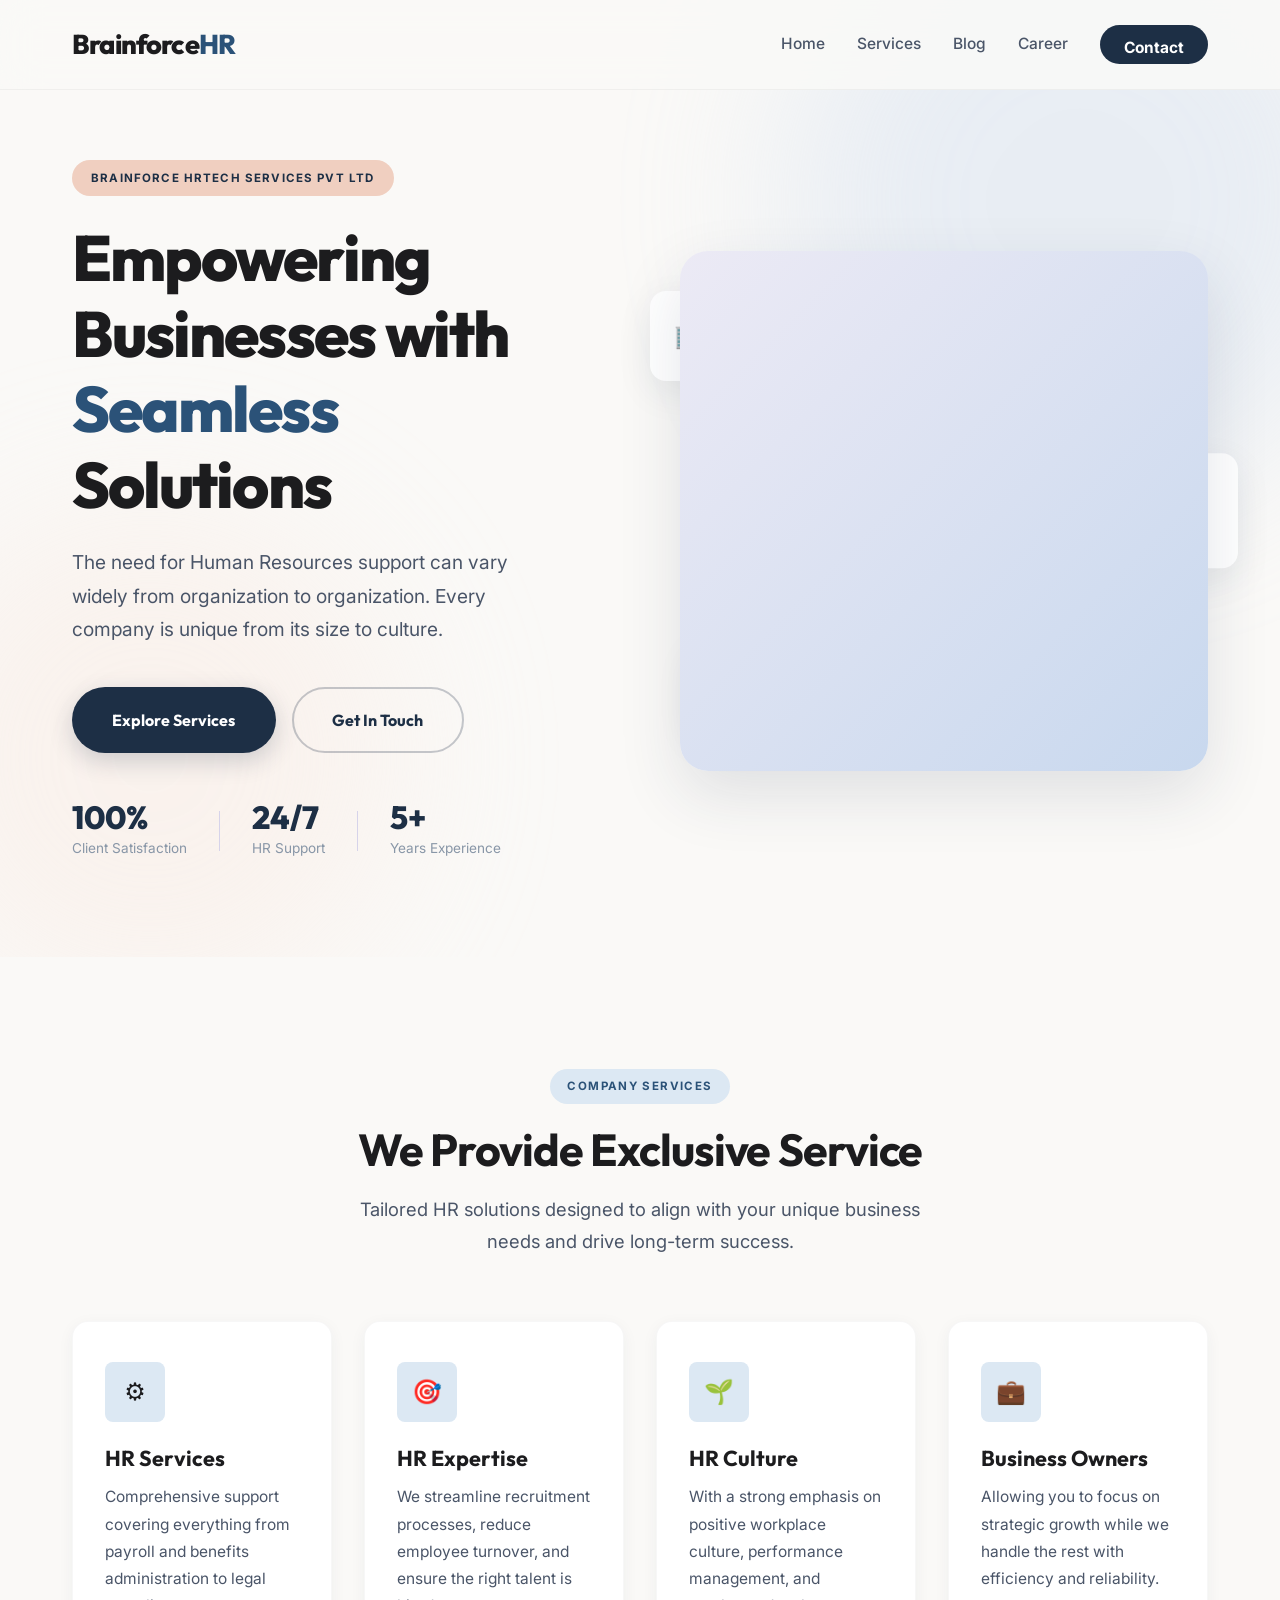
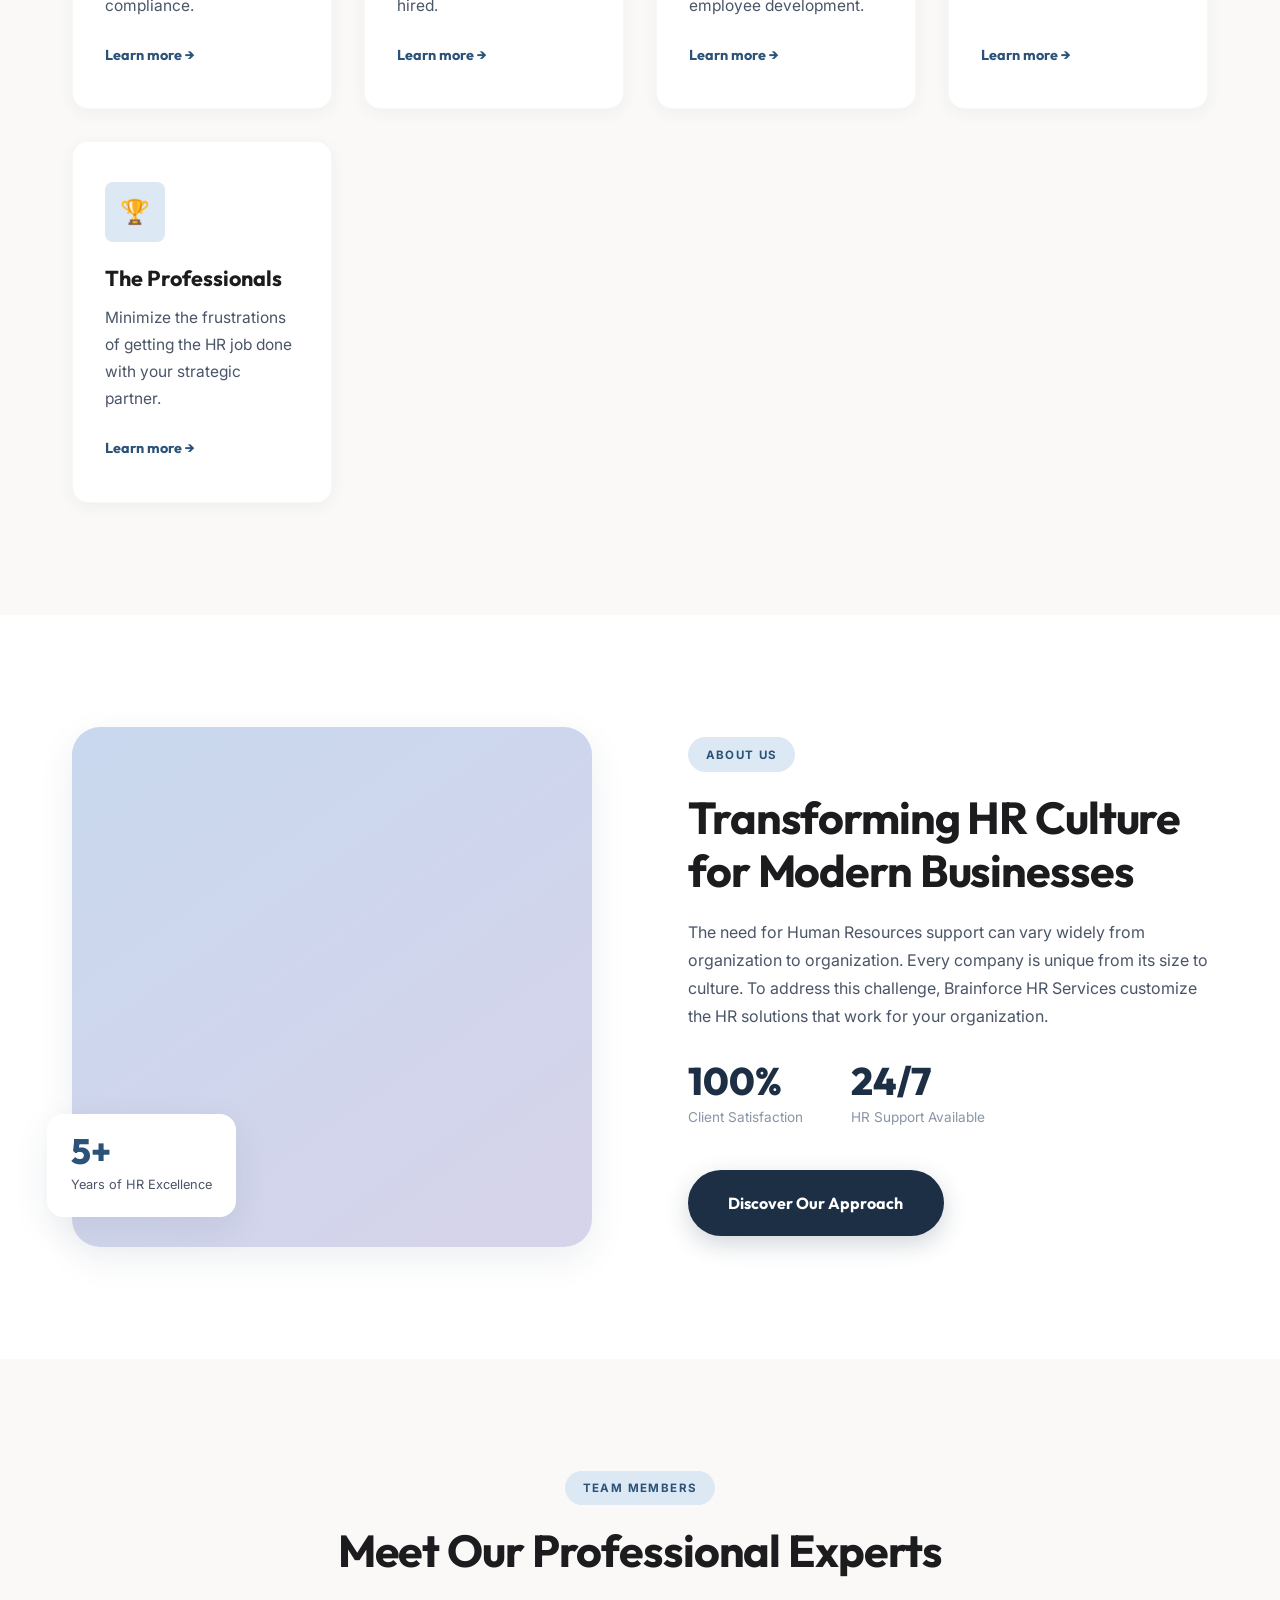
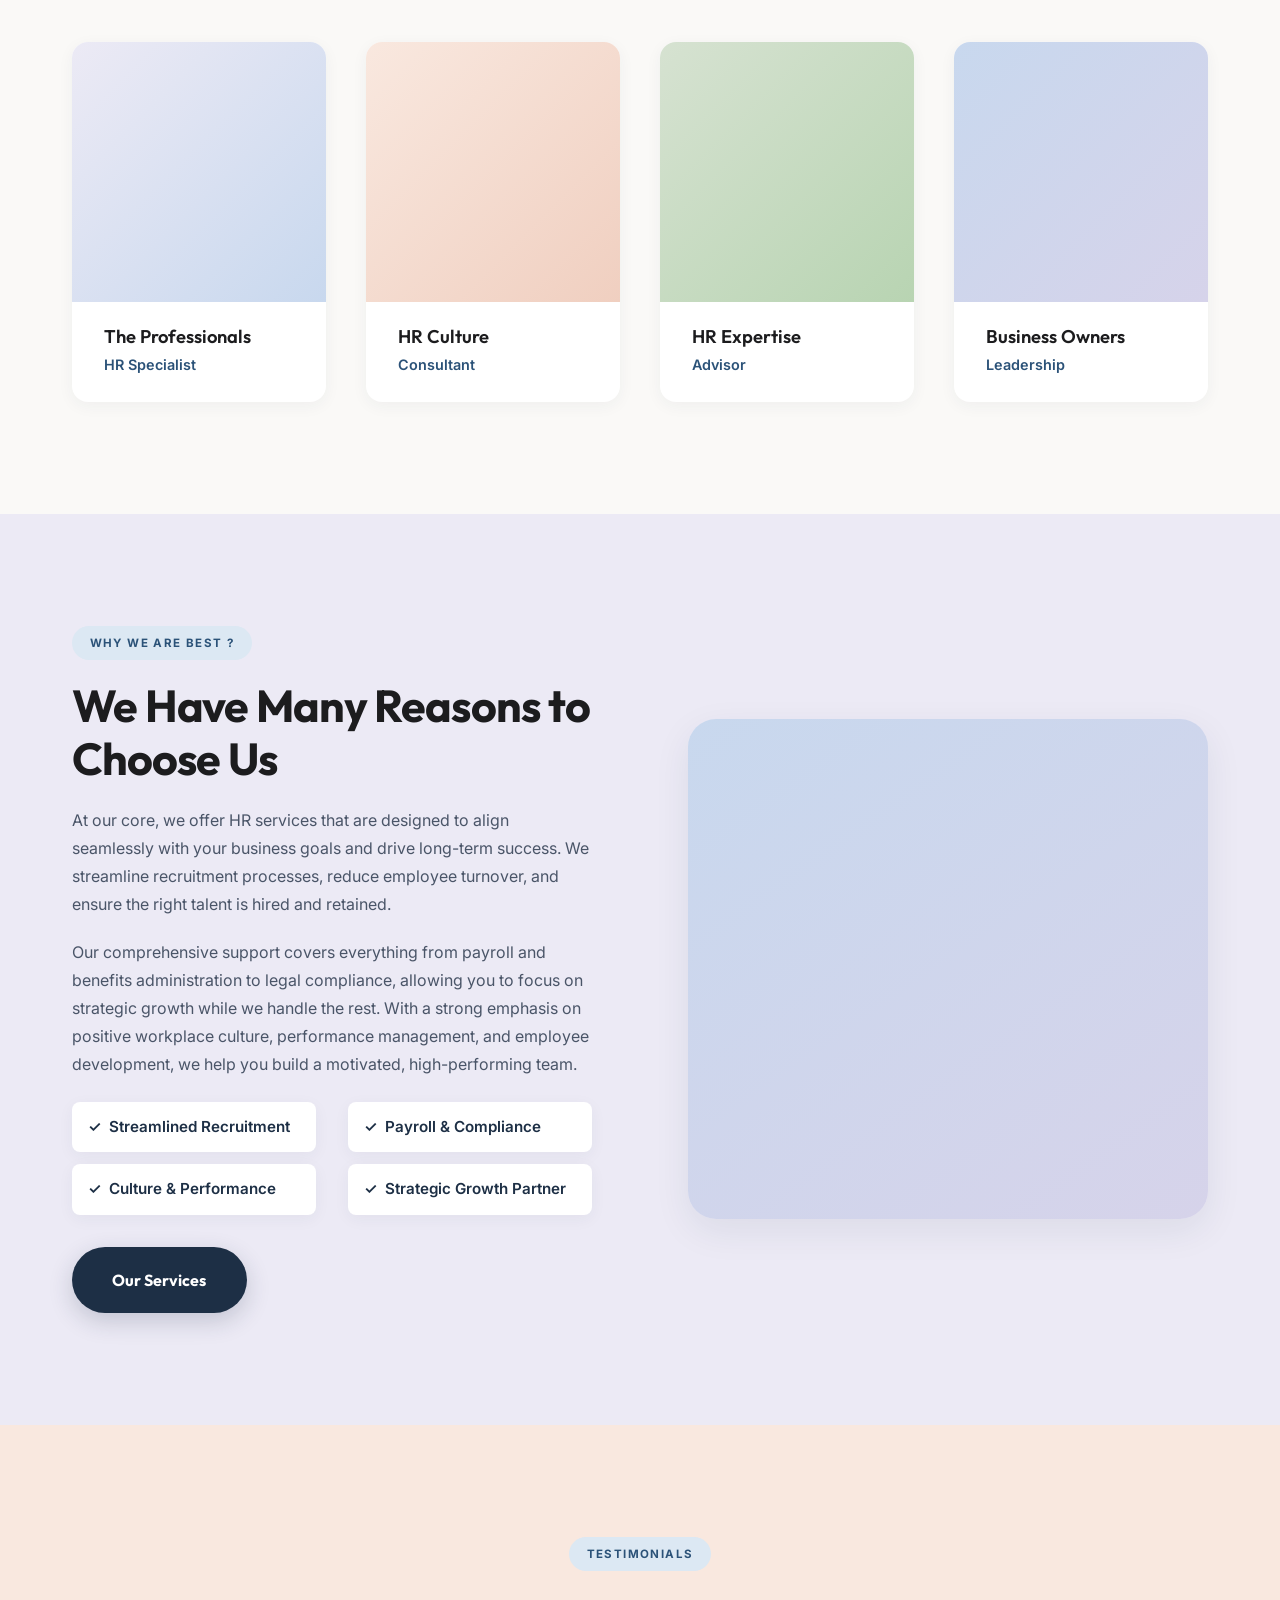
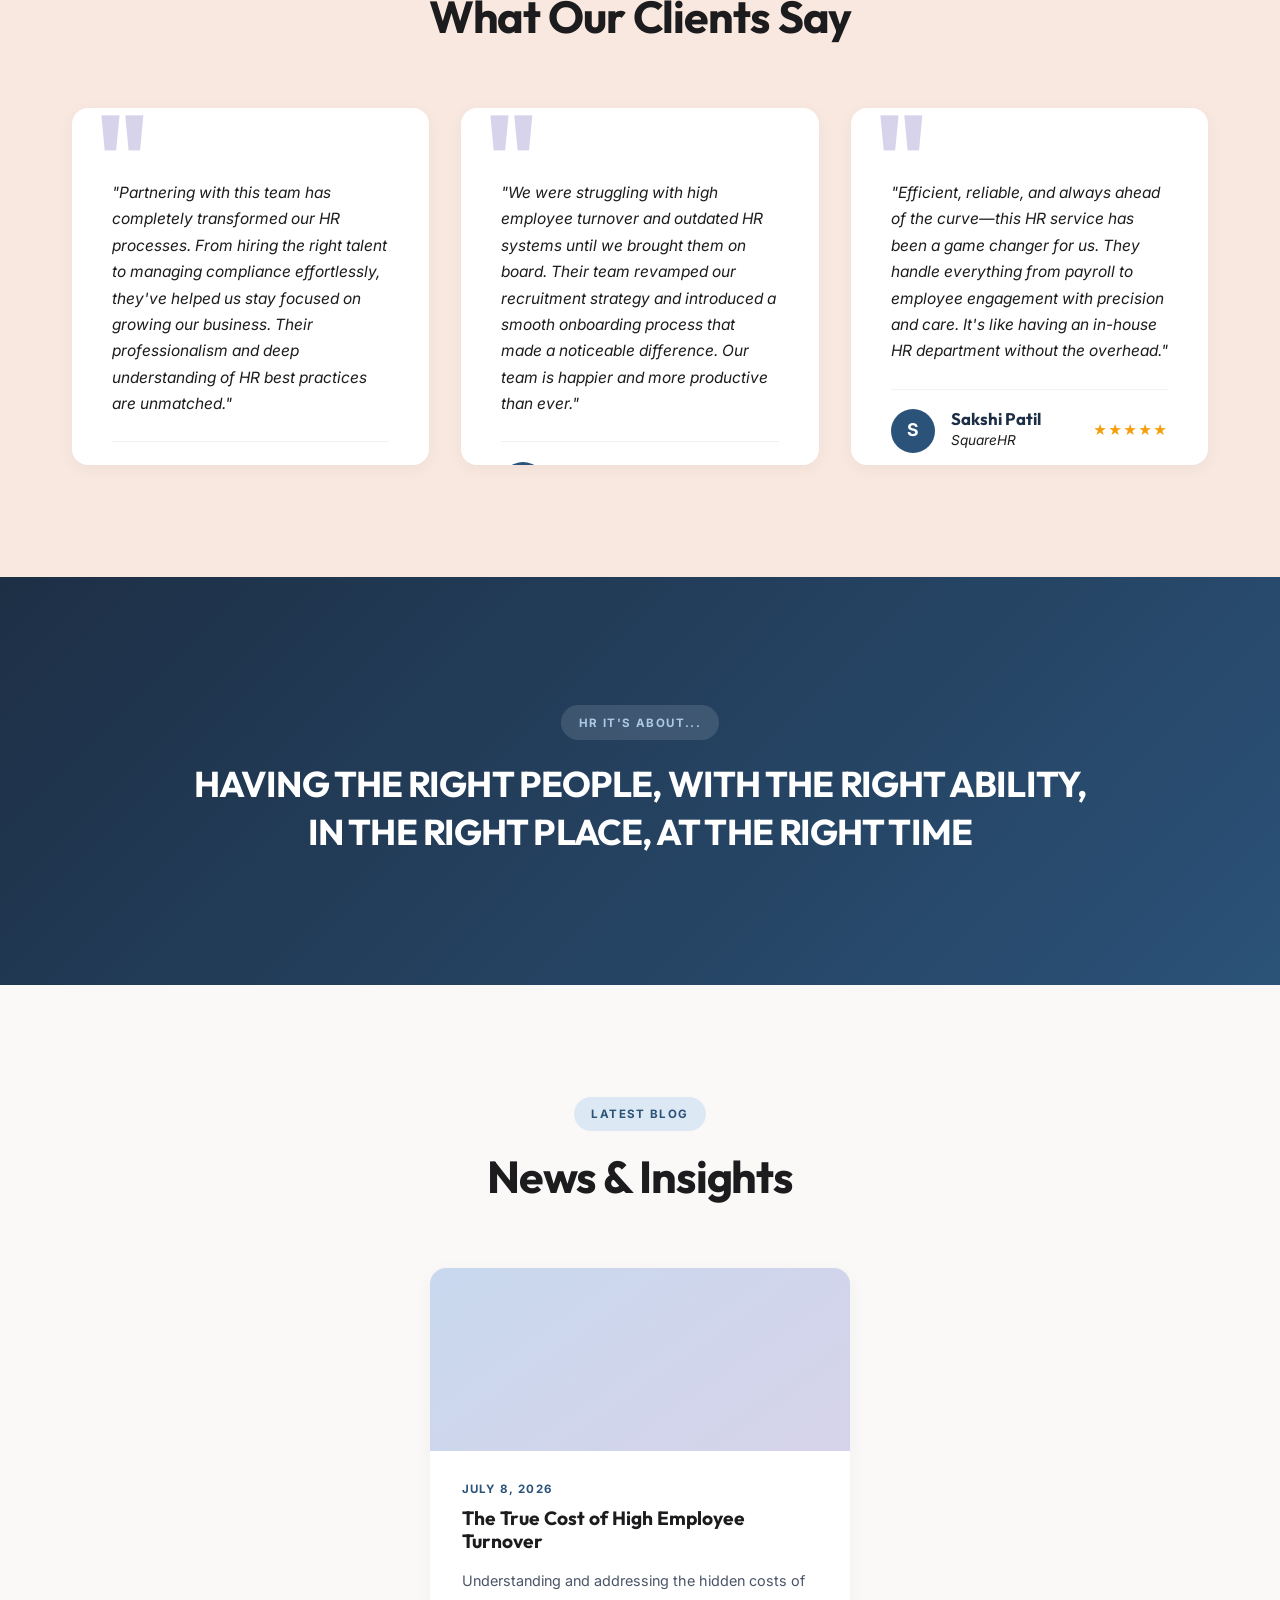
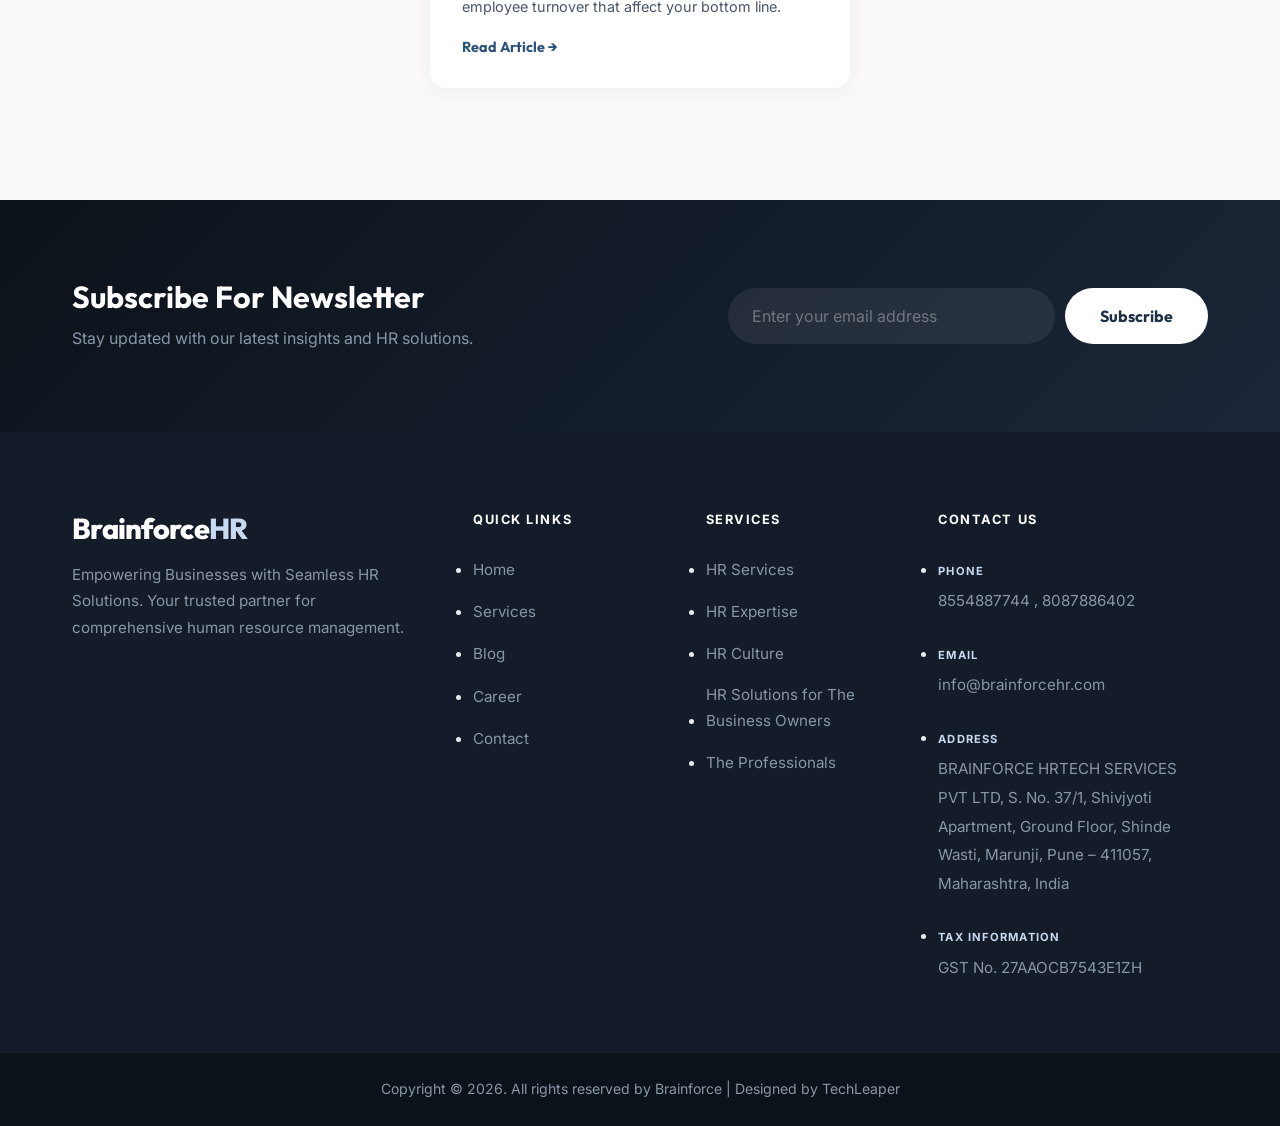
<file: index.html>
<!DOCTYPE html>
<html lang="en">
<head>
    <meta charset="UTF-8">
    <meta name="viewport" content="width=device-width, initial-scale=1.0">
    <title>Brainforce HRTech Services | Empowering Businesses</title>
    <meta name="description" content="Brainforce HR Services customize the HR solutions that work for your organization. Professional HR services, expertise, culture and business solutions.">
    <link rel="preconnect" href="https://fonts.googleapis.com">
    <link rel="preconnect" href="https://fonts.gstatic.com" crossorigin>
    <link href="https://fonts.googleapis.com/css2?family=Inter:wght@300;400;500;600&family=Outfit:wght@300;400;500;600;700;800&display=swap" rel="stylesheet">
    <link rel="stylesheet" href="style.css">
</head>
<body>

    <!-- ========================= HEADER ========================= -->
    <header class="header" id="header">
        <div class="container">
            <a href="index.html" class="logo">Brainforce<span>HR</span></a>
            <nav class="nav-links">
                <a href="index.html">Home</a>
                <a href="services.html">Services</a>
                <a href="blog.html">Blog</a>
                <a href="career.html">Career</a>
                <a href="contact.html" class="nav-cta">Contact</a>
            </nav>
            <button class="hamburger" id="hamburger" aria-label="Open menu">
                <span></span><span></span><span></span>
            </button>
        </div>
    </header>

    <!-- ========================= HERO ========================= -->
    <section class="hero">
        <div class="hero-bg-blur hero-blur-1"></div>
        <div class="hero-bg-blur hero-blur-2"></div>
        <div class="container hero-container">
            <div class="hero-content">
                <span class="hero-badge">BRAINFORCE HRTECH SERVICES PVT LTD</span>
                <h1>Empowering Businesses with <em>Seamless</em> Solutions</h1>
                <p>The need for Human Resources support can vary widely from organization to organization. Every company is unique from its size to culture.</p>
                <div class="hero-btns">
                    <a href="services.html" class="btn btn-primary">Explore Services</a>
                    <a href="contact.html" class="btn btn-ghost">Get In Touch</a>
                </div>
                <div class="hero-stats">
                    <div class="hero-stat">
                        <strong>100%</strong>
                        <span>Client Satisfaction</span>
                    </div>
                    <div class="hero-stat-divider"></div>
                    <div class="hero-stat">
                        <strong>24/7</strong>
                        <span>HR Support</span>
                    </div>
                    <div class="hero-stat-divider"></div>
                    <div class="hero-stat">
                        <strong>5+</strong>
                        <span>Years Experience</span>
                    </div>
                </div>
            </div>
            <div class="hero-visual">
                <div class="hero-card-stack">
                    <div class="hero-card hero-card-1">
                        <div class="hero-card-icon">🏢</div>
                        <p>Trusted by leading businesses</p>
                    </div>
                    <div class="hero-card hero-card-2">
                        <div class="hero-card-icon">👥</div>
                        <p>Expert HR professionals at your service</p>
                    </div>
                    <div class="hero-card hero-card-3">
                        <div class="hero-card-icon">📈</div>
                        <p>Driving growth through people</p>
                    </div>
                    <div class="hero-img-bg"></div>
                </div>
            </div>
        </div>
    </section>

    <!-- ========================= SERVICES PREVIEW ========================= -->
    <section class="section section-cream">
        <div class="container">
            <div class="section-header text-center">
                <span class="subtitle">Company Services</span>
                <h2>We Provide Exclusive Service</h2>
                <p class="section-desc">Tailored HR solutions designed to align with your unique business needs and drive long-term success.</p>
            </div>
            
            <div class="services-grid">
                <a href="hr-services.html" class="service-card">
                    <div class="service-icon-wrap">
                        <div class="service-icon">⚙️</div>
                    </div>
                    <h3>HR Services</h3>
                    <p>Comprehensive support covering everything from payroll and benefits administration to legal compliance.</p>
                    <span class="card-link">Learn more →</span>
                </a>
                <a href="hr-expertise.html" class="service-card">
                    <div class="service-icon-wrap">
                        <div class="service-icon">🎯</div>
                    </div>
                    <h3>HR Expertise</h3>
                    <p>We streamline recruitment processes, reduce employee turnover, and ensure the right talent is hired.</p>
                    <span class="card-link">Learn more →</span>
                </a>
                <a href="hr-culture.html" class="service-card">
                    <div class="service-icon-wrap">
                        <div class="service-icon">🌱</div>
                    </div>
                    <h3>HR Culture</h3>
                    <p>With a strong emphasis on positive workplace culture, performance management, and employee development.</p>
                    <span class="card-link">Learn more →</span>
                </a>
                <a href="business-owners.html" class="service-card">
                    <div class="service-icon-wrap">
                        <div class="service-icon">💼</div>
                    </div>
                    <h3>Business Owners</h3>
                    <p>Allowing you to focus on strategic growth while we handle the rest with efficiency and reliability.</p>
                    <span class="card-link">Learn more →</span>
                </a>
                <a href="the-professionals.html" class="service-card">
                    <div class="service-icon-wrap">
                        <div class="service-icon">🏆</div>
                    </div>
                    <h3>The Professionals</h3>
                    <p>Minimize the frustrations of getting the HR job done with your strategic partner.</p>
                    <span class="card-link">Learn more →</span>
                </a>
            </div>
        </div>
    </section>

    <!-- ========================= ABOUT US ========================= -->
    <section class="section section-light">
        <div class="container about-container">
            <div class="about-image-side">
                <div class="about-img-frame">
                    <div class="about-img-main"></div>
                    <div class="about-img-accent"></div>
                    <div class="about-badge-float">
                        <span class="badge-num">5+</span>
                        <span class="badge-text">Years of HR Excellence</span>
                    </div>
                </div>
            </div>
            <div class="about-text-side">
                <span class="subtitle">About Us</span>
                <h2>Transforming HR Culture for Modern Businesses</h2>
                <p>The need for Human Resources support can vary widely from organization to organization. Every company is unique from its size to culture. To address this challenge, Brainforce HR Services customize the HR solutions that work for your organization.</p>
                <div class="about-stats">
                    <div class="about-stat">
                        <strong>100%</strong>
                        <span>Client Satisfaction</span>
                    </div>
                    <div class="about-stat">
                        <strong>24/7</strong>
                        <span>HR Support Available</span>
                    </div>
                </div>
                <a href="services.html" class="btn btn-primary">Discover Our Approach</a>
            </div>
        </div>
    </section>

    <!-- ========================= TEAM MEMBERS ========================= -->
    <section class="section section-cream">
        <div class="container">
            <div class="section-header text-center">
                <span class="subtitle">Team Members</span>
                <h2>Meet Our Professional Experts</h2>
            </div>
            
            <div class="team-grid">
                <div class="team-card">
                    <div class="team-image team-img-1"></div>
                    <div class="team-info">
                        <h4>The Professionals</h4>
                        <p>HR Specialist</p>
                    </div>
                </div>
                <div class="team-card">
                    <div class="team-image team-img-2"></div>
                    <div class="team-info">
                        <h4>HR Culture</h4>
                        <p>Consultant</p>
                    </div>
                </div>
                <div class="team-card">
                    <div class="team-image team-img-3"></div>
                    <div class="team-info">
                        <h4>HR Expertise</h4>
                        <p>Advisor</p>
                    </div>
                </div>
                <div class="team-card">
                    <div class="team-image team-img-4"></div>
                    <div class="team-info">
                        <h4>Business Owners</h4>
                        <p>Leadership</p>
                    </div>
                </div>
            </div>
        </div>
    </section>

    <!-- ========================= WHY CHOOSE US ========================= -->
    <section class="section why-section">
        <div class="container why-container">
            <div class="why-text-side">
                <span class="subtitle">Why We Are Best ?</span>
                <h2>We Have Many Reasons to Choose Us</h2>
                <p>At our core, we offer HR services that are designed to align seamlessly with your business goals and drive long-term success. We streamline recruitment processes, reduce employee turnover, and ensure the right talent is hired and retained.</p>
                <p>Our comprehensive support covers everything from payroll and benefits administration to legal compliance, allowing you to focus on strategic growth while we handle the rest. With a strong emphasis on positive workplace culture, performance management, and employee development, we help you build a motivated, high-performing team.</p>
                <div class="why-features">
                    <div class="why-feature">✓ &nbsp;Streamlined Recruitment</div>
                    <div class="why-feature">✓ &nbsp;Payroll & Compliance</div>
                    <div class="why-feature">✓ &nbsp;Culture & Performance</div>
                    <div class="why-feature">✓ &nbsp;Strategic Growth Partner</div>
                </div>
                <a href="services.html" class="btn btn-primary" style="margin-top:2rem;">Our Services</a>
            </div>
            <div class="why-image-side">
                <div class="why-img-block"></div>
            </div>
        </div>
    </section>

    <!-- ========================= TESTIMONIALS ========================= -->
    <section class="section section-peach">
        <div class="container">
            <div class="section-header text-center">
                <span class="subtitle">Testimonials</span>
                <h2>What Our Clients Say</h2>
            </div>
            
            <div class="testimonial-grid">
                <div class="testimonial-card">
                    <div class="testimonial-quote">"</div>
                    <p>"Partnering with this team has completely transformed our HR processes. From hiring the right talent to managing compliance effortlessly, they've helped us stay focused on growing our business. Their professionalism and deep understanding of HR best practices are unmatched."</p>
                    <div class="author">
                        <div class="author-avatar">N</div>
                        <div class="author-info">
                            <h5>Nitish</h5>
                            <p style="margin:0; font-size: 0.85rem;">TechLeaper Systems</p>
                        </div>
                        <div class="stars">★★★★★</div>
                    </div>
                </div>
                
                <div class="testimonial-card">
                    <div class="testimonial-quote">"</div>
                    <p>"We were struggling with high employee turnover and outdated HR systems until we brought them on board. Their team revamped our recruitment strategy and introduced a smooth onboarding process that made a noticeable difference. Our team is happier and more productive than ever."</p>
                    <div class="author">
                        <div class="author-avatar">K</div>
                        <div class="author-info">
                            <h5>Kishor Mane</h5>
                            <p style="margin:0; font-size: 0.85rem;">Novatech Solutions</p>
                        </div>
                        <div class="stars">★★★★★</div>
                    </div>
                </div>
                
                <div class="testimonial-card">
                    <div class="testimonial-quote">"</div>
                    <p>"Efficient, reliable, and always ahead of the curve—this HR service has been a game changer for us. They handle everything from payroll to employee engagement with precision and care. It's like having an in-house HR department without the overhead."</p>
                    <div class="author">
                        <div class="author-avatar">S</div>
                        <div class="author-info">
                            <h5>Sakshi Patil</h5>
                            <p style="margin:0; font-size: 0.85rem;">SquareHR</p>
                        </div>
                        <div class="stars">★★★★★</div>
                    </div>
                </div>
            </div>
        </div>
    </section>

    <!-- ========================= HR QUOTE BANNER ========================= -->
    <section class="quote-banner">
        <div class="container">
            <span class="subtitle quote-sub">HR IT'S ABOUT...</span>
            <h2>HAVING THE RIGHT PEOPLE, WITH THE RIGHT ABILITY, IN THE RIGHT PLACE, AT THE RIGHT TIME</h2>
        </div>
    </section>

    <!-- ========================= LATEST BLOG ========================= -->
    <section class="section section-cream">
        <div class="container">
            <div class="section-header text-center">
                <span class="subtitle">Latest Blog</span>
                <h2>News &amp; Insights</h2>
            </div>
            
            <div class="blog-grid">
                <div class="blog-card">
                    <div class="blog-image"></div>
                    <div class="blog-content">
                        <span class="blog-meta">July 8, 2026</span>
                        <h3>The True Cost of High Employee Turnover</h3>
                        <p>Understanding and addressing the hidden costs of employee turnover that affect your bottom line.</p>
                        <a href="blog-details.html" class="blog-read-more">Read Article →</a>
                    </div>
                </div>
            </div>
        </div>
    </section>

    <!-- ========================= PREMIUM FOOTER ========================= -->
    <footer class="footer">
        
        <!-- Newsletter Section -->
        <div class="footer-newsletter">
            <div class="container">
                <div class="newsletter-inner">
                    <div class="newsletter-content">
                        <h3>Subscribe For Newsletter</h3>
                        <p>Stay updated with our latest insights and HR solutions.</p>
                    </div>
                    <form class="newsletter-form">
                        <input type="email" placeholder="Enter your email address" required>
                        <button type="submit" class="btn">Subscribe</button>
                    </form>
                </div>
            </div>
        </div>

        <!-- Main Footer -->
        <div class="footer-main">
            <div class="container footer-grid">
                
                <!-- Brand Info -->
                <div class="footer-col">
                    <div class="footer-brand">
                        <h2 class="footer-logo">Brainforce<span>HR</span></h2>
                        <p>Empowering Businesses with Seamless HR Solutions. Your trusted partner for comprehensive human resource management.</p>
                    </div>
                </div>

                <!-- Quick Links -->
                <div class="footer-col">
                    <h4 class="footer-title">Quick Links</h4>
                    <ul class="footer-links">
                        <li><a href="index.html">Home</a></li>
                        <li><a href="services.html">Services</a></li>
                        <li><a href="blog.html">Blog</a></li>
                        <li><a href="career.html">Career</a></li>
                        <li><a href="contact.html">Contact</a></li>
                    </ul>
                </div>

                <div class="footer-col">
                    <h4 class="footer-title">Services</h4>
                    <ul class="footer-links">
                        <li><a href="hr-services.html">HR Services</a></li>
                        <li><a href="hr-expertise.html">HR Expertise</a></li>
                        <li><a href="hr-culture.html">HR Culture</a></li>
                        <li><a href="business-owners.html">HR Solutions for The Business Owners</a></li>
                        <li><a href="the-professionals.html">The Professionals</a></li>
                    </ul>
                </div>

                <!-- Contact Info -->
                <div class="footer-col">
                    <h4 class="footer-title">Contact Us</h4>
                    <ul class="footer-contact">
                        <li>
                            <div>
                                <span class="label">Phone</span>
                                <span>8554887744 , 8087886402</span>
                            </div>
                        </li>
                        <li>
                            <div>
                                <span class="label">Email</span>
                                <span>info@brainforcehr.com</span>
                            </div>
                        </li>
                        <li>
                            <div>
                                <span class="label">Address</span>
                                <span>BRAINFORCE HRTECH SERVICES PVT LTD, S. No. 37/1, Shivjyoti Apartment, Ground Floor, Shinde Wasti, Marunji, Pune – 411057, Maharashtra, India</span>
                            </div>
                        </li>
                        <li>
                            <div>
                                <span class="label">Tax Information</span>
                                <span>GST No. 27AAOCB7543E1ZH</span>
                            </div>
                        </li>
                    </ul>
                </div>
                
            </div>
        </div>

        <!-- Footer Bottom -->
        <div class="footer-bottom">
            <div class="container">
                <p>Copyright &copy; 2026. All rights reserved by Brainforce | Designed by TechLeaper</p>
            </div>
        </div>
    </footer>

    <script>
    // Sticky header
    const header = document.getElementById('header');
    window.addEventListener('scroll', () => {
        header.classList.toggle('scrolled', window.scrollY > 60);
    });

    // Mobile hamburger
    const hamburger = document.getElementById('hamburger');
    const navLinks = document.querySelector('.nav-links');
    hamburger.addEventListener('click', () => {
        navLinks.classList.toggle('nav-open');
        hamburger.classList.toggle('open');
    });
    </script>
</body>
</html>
</file>
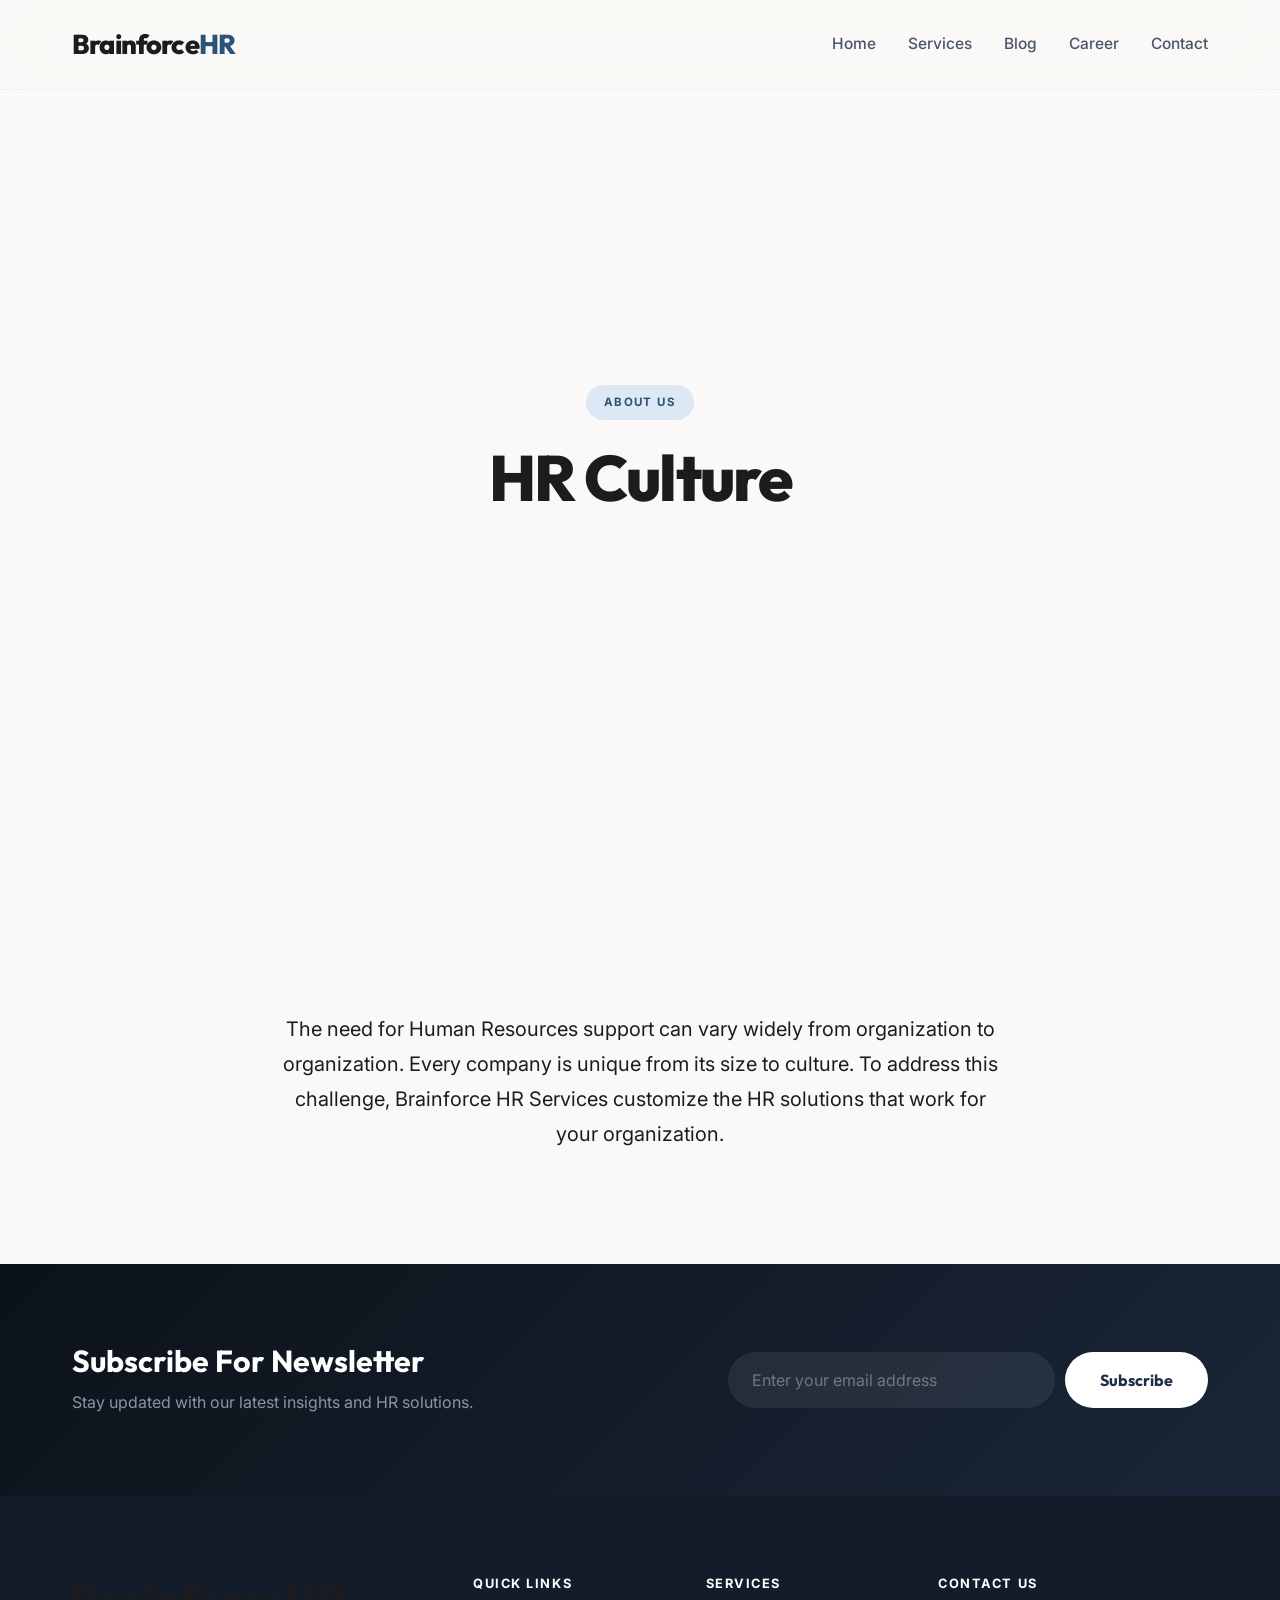
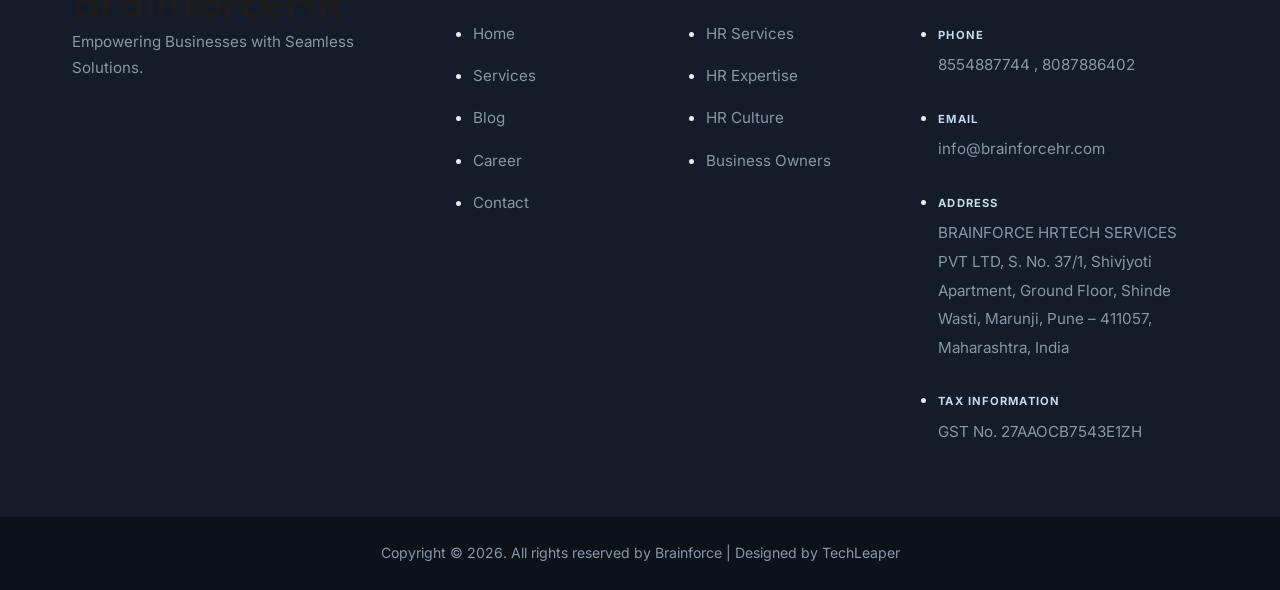
<file: about.html>
<!DOCTYPE html>
<html lang="en">
<head>
    <meta charset="UTF-8">
    <meta name="viewport" content="width=device-width, initial-scale=1.0">
    <title>Brainforce HRTech Services | Empowering Businesses</title>
    <!-- Google Fonts: Inter & Outfit -->
    <link rel="preconnect" href="https://fonts.googleapis.com">
    <link rel="preconnect" href="https://fonts.gstatic.com" crossorigin>
    
    
    <link href="https://fonts.googleapis.com/css2?family=Inter:wght@300;400;500;600&family=Outfit:wght@300;400;500;600;700&display=swap" rel="stylesheet">
    <link rel="stylesheet" href="style.css">
</head>
<body>

    <header class="header">
        <div class="container">
            <a href="index.html" class="logo">Brainforce<span>HR</span></a>
            <nav class="nav-links">
                <a href="index.html">Home</a>
                <a href="services.html">Services</a>
                <a href="blog.html">Blog</a>
                <a href="career.html">Career</a>
                <a href="contact.html">Contact</a>
            </nav>
        </div>
    </header>
    <section class="hero" style="padding: 6rem 0; text-align: center;">
        <div class="container">
            <span class="subtitle">About Us</span>
            <h1 style="margin:0;">HR Culture</h1>
        </div>
    </section>
    <section class="section section-cream">
        <div class="container" style="max-width: 800px; text-align: center;">
            <p style="font-size: 1.25rem; color: var(--text-dark);">The need for Human Resources support can vary widely from organization to organization. Every company is unique from its size to culture. To address this challenge, Brainforce HR Services customize the HR solutions that work for your organization.</p>
        </div>
    </section>
    <!-- ========================= PREMIUM FOOTER ========================= -->
    <footer class="footer">
        
        <!-- Newsletter Section -->
        <div class="footer-newsletter">
            <div class="container">
                <div class="newsletter-inner">
                    <div class="newsletter-content">
                        <h3>Subscribe For Newsletter</h3>
                        <p>Stay updated with our latest insights and HR solutions.</p>
                    </div>
                    <form class="newsletter-form">
                        <input type="email" placeholder="Enter your email address" required>
                        <button type="submit" class="btn">Subscribe</button>
                    </form>
                </div>
            </div>
        </div>

        <!-- Main Footer -->
        <div class="footer-main">
            <div class="container footer-grid">
                
                <div class="footer-col">
                    <div class="footer-brand">
                        <h2>Brainforce<span>HR</span></h2>
                        <p>Empowering Businesses with Seamless Solutions.</p>
                    </div>
                </div>

                <div class="footer-col">
                    <h4 class="footer-title">Quick Links</h4>
                    <ul class="footer-links">
                        <li><a href="index.html">Home</a></li>
                        <li><a href="services.html">Services</a></li>
                        <li><a href="blog.html">Blog</a></li>
                        <li><a href="career.html">Career</a></li>
                        <li><a href="contact.html">Contact</a></li>
                    </ul>
                </div>

                <div class="footer-col">
                    <h4 class="footer-title">Services</h4>
                    <ul class="footer-links">
                        <li><a href="services.html">HR Services</a></li>
                        <li><a href="services.html">HR Expertise</a></li>
                        <li><a href="services.html">HR Culture</a></li>
                        <li><a href="services.html">Business Owners</a></li>
                    </ul>
                </div>

                <div class="footer-col">
                    <h4 class="footer-title">Contact Us</h4>
                    <ul class="footer-contact">
                        <li>
                            <div>
                                <span class="label">Phone</span>
                                <span>8554887744 , 8087886402</span>
                            </div>
                        </li>
                        <li>
                            <div>
                                <span class="label">Email</span>
                                <span>info@brainforcehr.com</span>
                            </div>
                        </li>
                        <li>
                            <div>
                                <span class="label">Address</span>
                                <span>BRAINFORCE HRTECH SERVICES PVT LTD, S. No. 37/1, Shivjyoti Apartment, Ground Floor, Shinde Wasti, Marunji, Pune – 411057, Maharashtra, India</span>
                            </div>
                        </li>
                        <li>
                            <div>
                                <span class="label">Tax Information</span>
                                <span>GST No. 27AAOCB7543E1ZH</span>
                            </div>
                        </li>
                    </ul>
                </div>
                
            </div>
        </div>

        <div class="footer-bottom">
            <div class="container">
                <p>Copyright &copy; 2026. All rights reserved by Brainforce | Designed by TechLeaper</p>
            </div>
        </div>
    </footer>
</body>
</html>
</file>
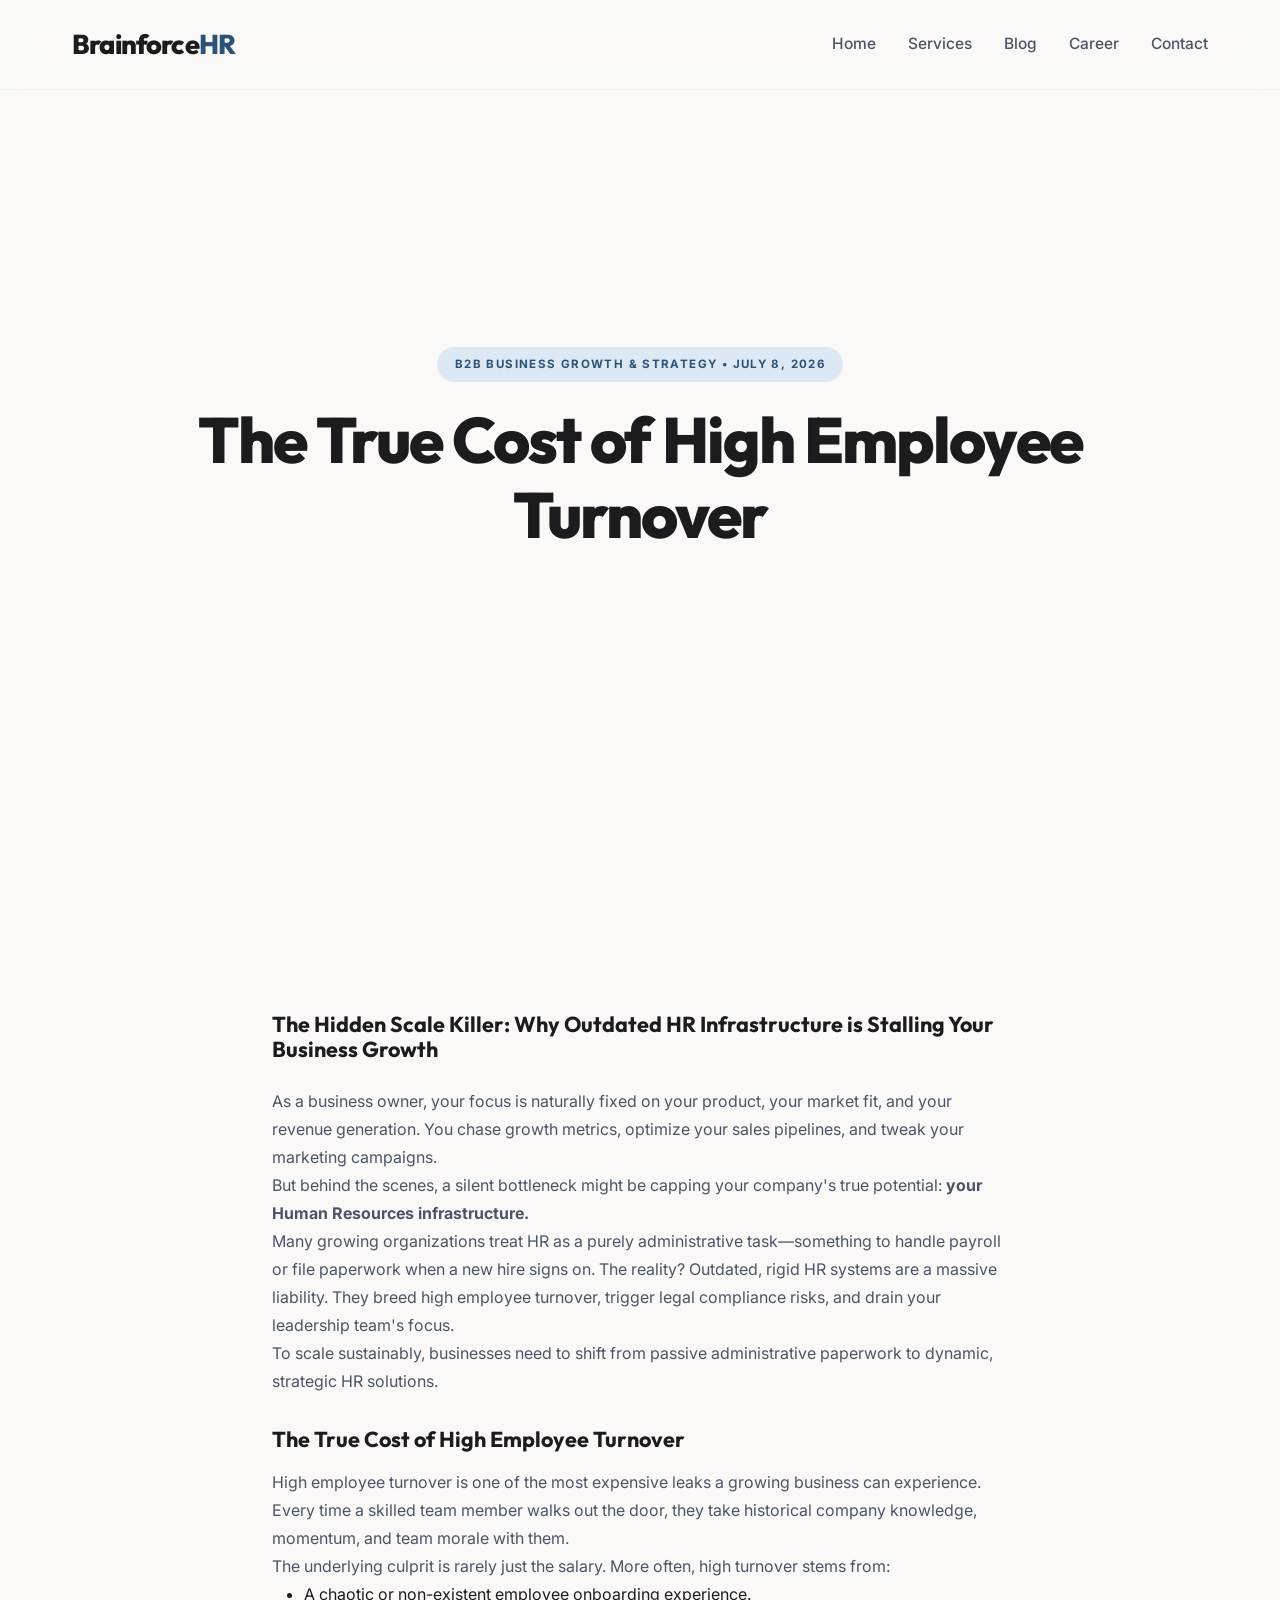
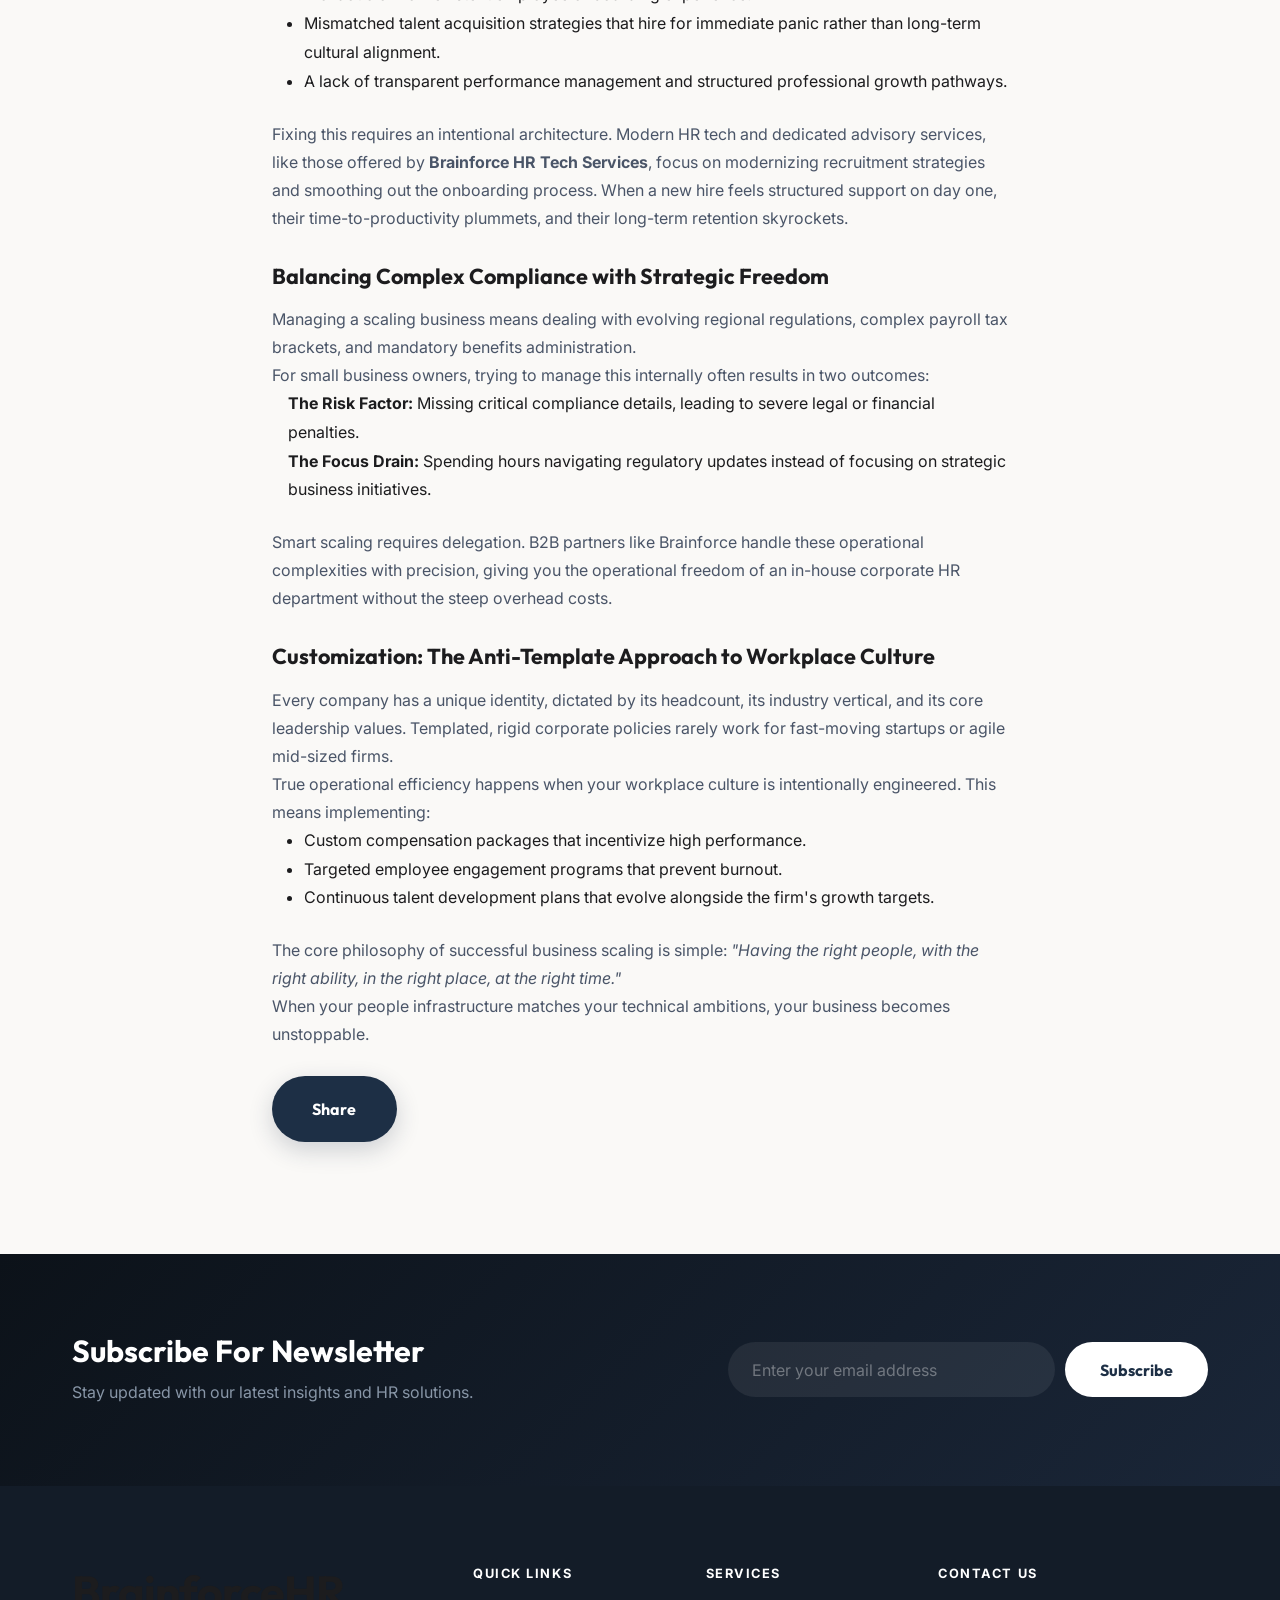
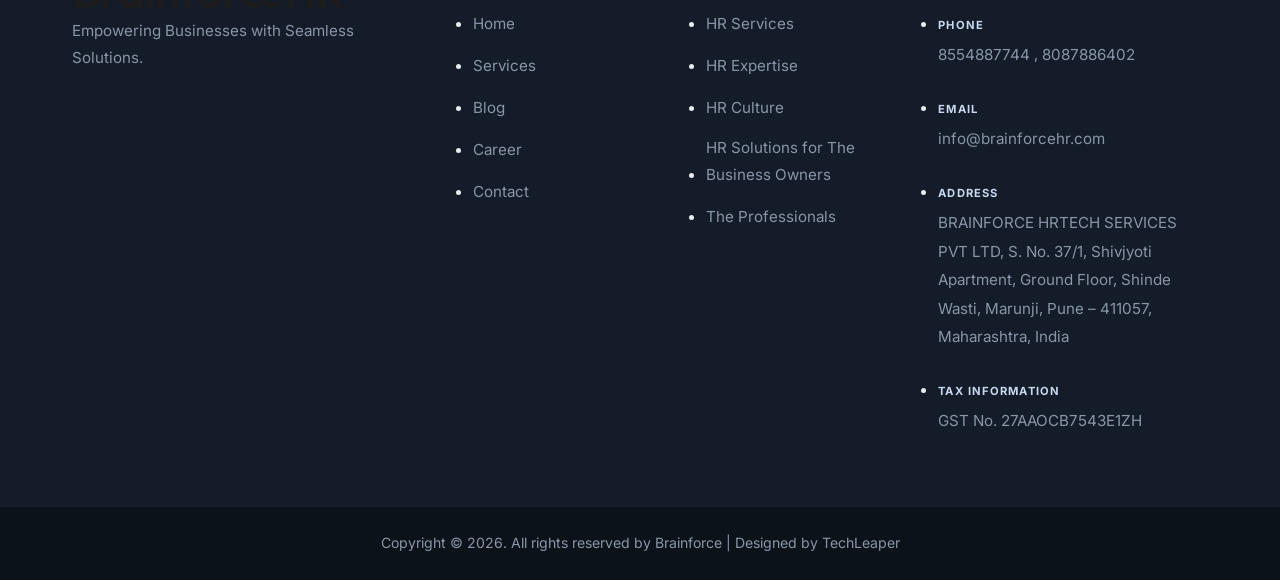
<file: blog-details.html>
<!DOCTYPE html>
<html lang="en">
<head>
    <meta charset="UTF-8">
    <meta name="viewport" content="width=device-width, initial-scale=1.0">
    <title>Brainforce HRTech Services | Empowering Businesses</title>
    <!-- Google Fonts: Inter & Outfit -->
    <link rel="preconnect" href="https://fonts.googleapis.com">
    <link rel="preconnect" href="https://fonts.gstatic.com" crossorigin>
    
    
    <link href="https://fonts.googleapis.com/css2?family=Inter:wght@300;400;500;600&family=Outfit:wght@300;400;500;600;700&display=swap" rel="stylesheet">
    <link rel="stylesheet" href="style.css">
</head>
<body>

    <header class="header">
        <div class="container">
            <a href="index.html" class="logo">Brainforce<span>HR</span></a>
            <nav class="nav-links">
                <a href="index.html">Home</a>
                <a href="services.html">Services</a>
                <a href="blog.html">Blog</a>
                <a href="career.html">Career</a>
                <a href="contact.html">Contact</a>
            </nav>
        </div>
    </header>
    <section class="hero" style="padding: 6rem 0; text-align: center; background-color: var(--pastel-lavender);">
        <div class="container">
            <span class="subtitle">B2B Business Growth & Strategy • July 8, 2026</span>
            <h1 style="margin:0; max-width: 900px; margin: 0 auto;">The True Cost of High Employee Turnover</h1>
        </div>
    </section>
    <section class="section section-cream">
        <div class="container" style="max-width: 800px;">
            <h3 style="margin-bottom: 1.5rem;">The Hidden Scale Killer: Why Outdated HR Infrastructure is Stalling Your Business Growth</h3>
            <p>As a business owner, your focus is naturally fixed on your product, your market fit, and your revenue generation. You chase growth metrics, optimize your sales pipelines, and tweak your marketing campaigns.</p>
            <p>But behind the scenes, a silent bottleneck might be capping your company's true potential: <strong>your Human Resources infrastructure.</strong></p>
            <p>Many growing organizations treat HR as a purely administrative task—something to handle payroll or file paperwork when a new hire signs on. The reality? Outdated, rigid HR systems are a massive liability. They breed high employee turnover, trigger legal compliance risks, and drain your leadership team's focus.</p>
            <p>To scale sustainably, businesses need to shift from passive administrative paperwork to dynamic, strategic HR solutions.</p>
            
            <h3 style="margin: 2rem 0 1rem;">The True Cost of High Employee Turnover</h3>
            <p>High employee turnover is one of the most expensive leaks a growing business can experience. Every time a skilled team member walks out the door, they take historical company knowledge, momentum, and team morale with them.</p>
            <p>The underlying culprit is rarely just the salary. More often, high turnover stems from:</p>
            <ul style="list-style-type: disc; margin-left: 2rem; margin-bottom: 1.5rem; line-height: 1.8;">
                <li>A chaotic or non-existent employee onboarding experience.</li>
                <li>Mismatched talent acquisition strategies that hire for immediate panic rather than long-term cultural alignment.</li>
                <li>A lack of transparent performance management and structured professional growth pathways.</li>
            </ul>
            <p>Fixing this requires an intentional architecture. Modern HR tech and dedicated advisory services, like those offered by <strong>Brainforce HR Tech Services</strong>, focus on modernizing recruitment strategies and smoothing out the onboarding process. When a new hire feels structured support on day one, their time-to-productivity plummets, and their long-term retention skyrockets.</p>
            
            <h3 style="margin: 2rem 0 1rem;">Balancing Complex Compliance with Strategic Freedom</h3>
            <p>Managing a scaling business means dealing with evolving regional regulations, complex payroll tax brackets, and mandatory benefits administration.</p>
            <p>For small business owners, trying to manage this internally often results in two outcomes:</p>
            <ul style="list-style-type: none; margin-left: 1rem; margin-bottom: 1.5rem; line-height: 1.8;">
                <li><strong>The Risk Factor:</strong> Missing critical compliance details, leading to severe legal or financial penalties.</li>
                <li><strong>The Focus Drain:</strong> Spending hours navigating regulatory updates instead of focusing on strategic business initiatives.</li>
            </ul>
            <p>Smart scaling requires delegation. B2B partners like Brainforce handle these operational complexities with precision, giving you the operational freedom of an in-house corporate HR department without the steep overhead costs.</p>
            
            <h3 style="margin: 2rem 0 1rem;">Customization: The Anti-Template Approach to Workplace Culture</h3>
            <p>Every company has a unique identity, dictated by its headcount, its industry vertical, and its core leadership values. Templated, rigid corporate policies rarely work for fast-moving startups or agile mid-sized firms.</p>
            <p>True operational efficiency happens when your workplace culture is intentionally engineered. This means implementing:</p>
            <ul style="list-style-type: disc; margin-left: 2rem; margin-bottom: 1.5rem; line-height: 1.8;">
                <li>Custom compensation packages that incentivize high performance.</li>
                <li>Targeted employee engagement programs that prevent burnout.</li>
                <li>Continuous talent development plans that evolve alongside the firm's growth targets.</li>
            </ul>
            <p>The core philosophy of successful business scaling is simple: <em>"Having the right people, with the right ability, in the right place, at the right time."</em></p>
            <p>When your people infrastructure matches your technical ambitions, your business becomes unstoppable.</p>
            <br>
            <a href="#" class="btn btn-primary">Share</a>
        </div>
    </section>
    <!-- ========================= PREMIUM FOOTER ========================= -->
    <footer class="footer">
        
        <div class="footer-newsletter">
            <div class="container">
                <div class="newsletter-inner">
                    <div class="newsletter-content">
                        <h3>Subscribe For Newsletter</h3>
                        <p>Stay updated with our latest insights and HR solutions.</p>
                    </div>
                    <form class="newsletter-form">
                        <input type="email" placeholder="Enter your email address" required>
                        <button type="submit" class="btn">Subscribe</button>
                    </form>
                </div>
            </div>
        </div>

        <div class="footer-main">
            <div class="container footer-grid">
                
                <div class="footer-col">
                    <div class="footer-brand">
                        <h2>Brainforce<span>HR</span></h2>
                        <p>Empowering Businesses with Seamless Solutions.</p>
                    </div>
                </div>

                <div class="footer-col">
                    <h4 class="footer-title">Quick Links</h4>
                    <ul class="footer-links">
                        <li><a href="index.html">Home</a></li>
                        <li><a href="services.html">Services</a></li>
                        <li><a href="blog.html">Blog</a></li>
                        <li><a href="career.html">Career</a></li>
                        <li><a href="contact.html">Contact</a></li>
                    </ul>
                </div>

                <div class="footer-col">
                    <h4 class="footer-title">Services</h4>
                    <ul class="footer-links">
                        <li><a href="hr-services.html">HR Services</a></li>
                        <li><a href="hr-expertise.html">HR Expertise</a></li>
                        <li><a href="hr-culture.html">HR Culture</a></li>
                        <li><a href="business-owners.html">HR Solutions for The Business Owners</a></li>
                        <li><a href="the-professionals.html">The Professionals</a></li>
                    </ul>
                </div>

                <div class="footer-col">
                    <h4 class="footer-title">Contact Us</h4>
                    <ul class="footer-contact">
                        <li>
                            <div>
                                <span class="label">Phone</span>
                                <span>8554887744 , 8087886402</span>
                            </div>
                        </li>
                        <li>
                            <div>
                                <span class="label">Email</span>
                                <span>info@brainforcehr.com</span>
                            </div>
                        </li>
                        <li>
                            <div>
                                <span class="label">Address</span>
                                <span>BRAINFORCE HRTECH SERVICES PVT LTD, S. No. 37/1, Shivjyoti Apartment, Ground Floor, Shinde Wasti, Marunji, Pune – 411057, Maharashtra, India</span>
                            </div>
                        </li>
                        <li>
                            <div>
                                <span class="label">Tax Information</span>
                                <span>GST No. 27AAOCB7543E1ZH</span>
                            </div>
                        </li>
                    </ul>
                </div>
                
            </div>
        </div>

        <div class="footer-bottom">
            <div class="container">
                <p>Copyright &copy; 2026. All rights reserved by Brainforce | Designed by TechLeaper</p>
            </div>
        </div>
    </footer>
</body>
</html>
</file>
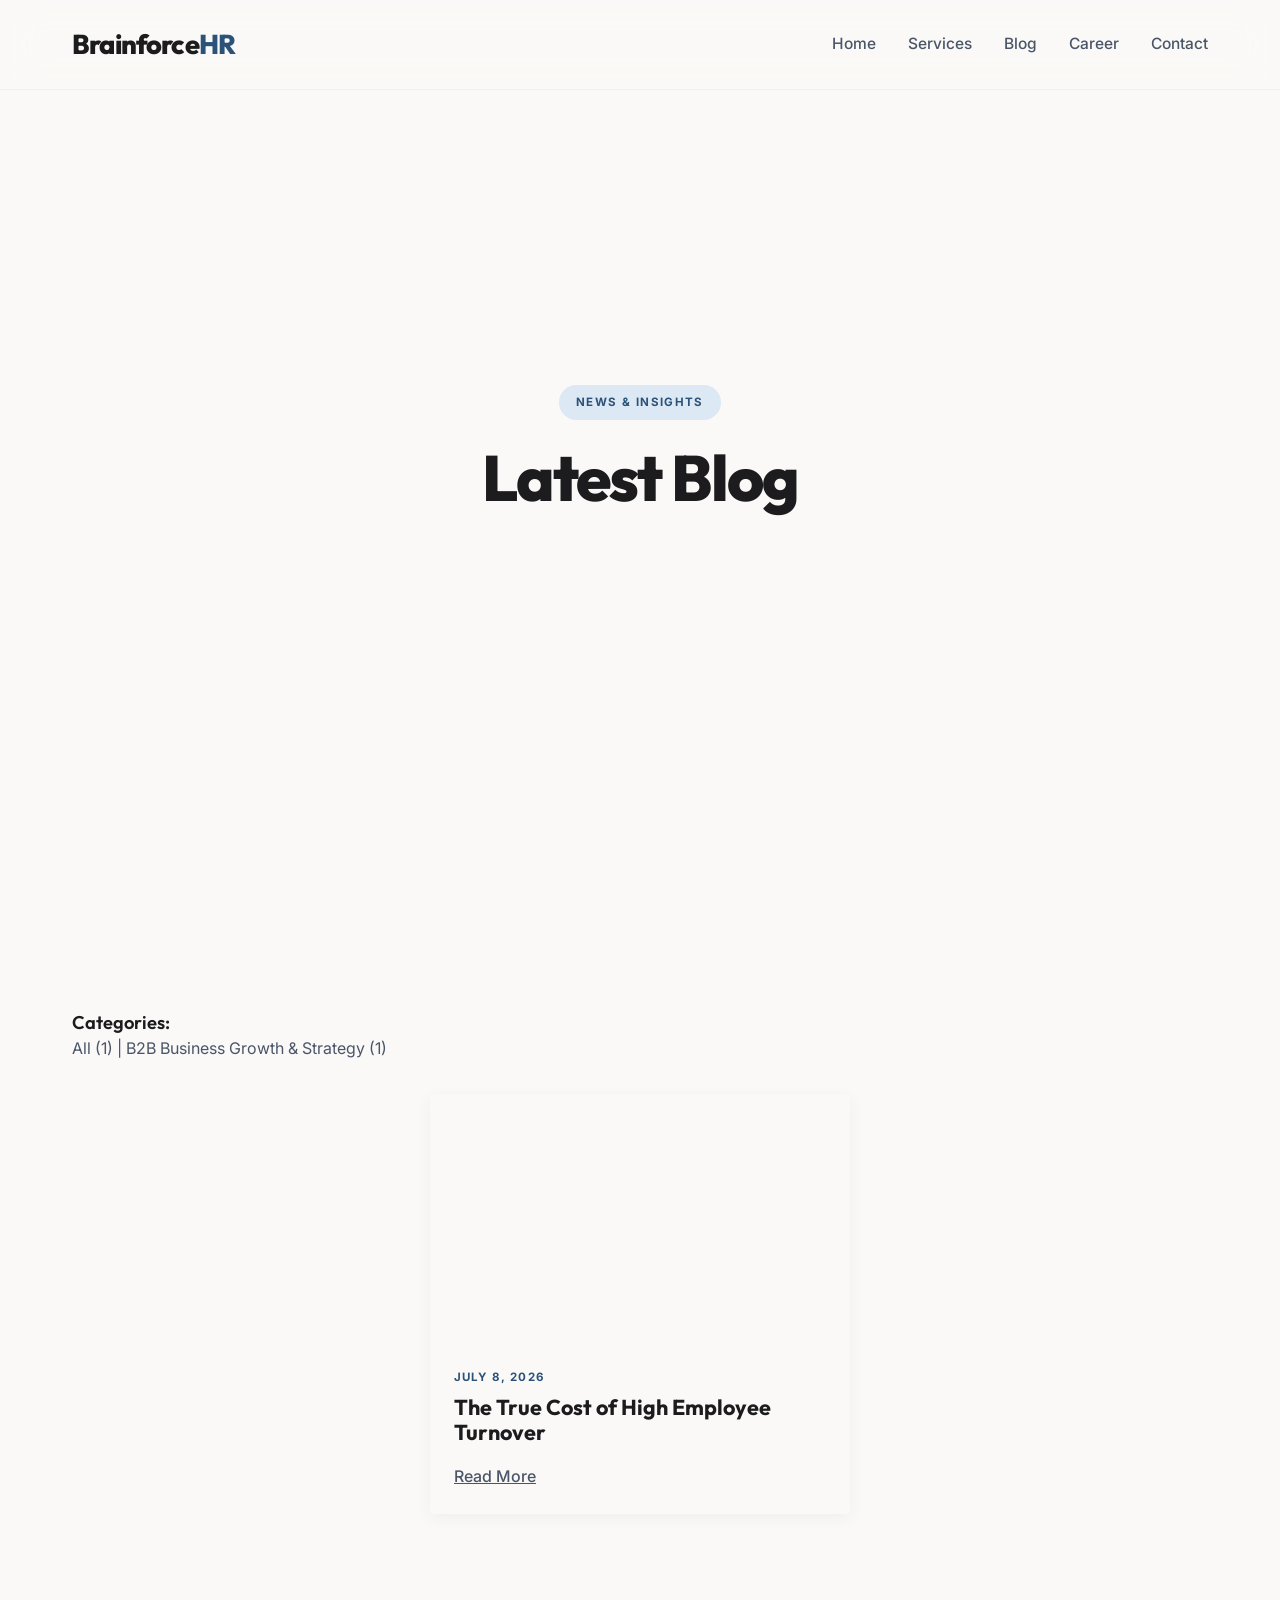
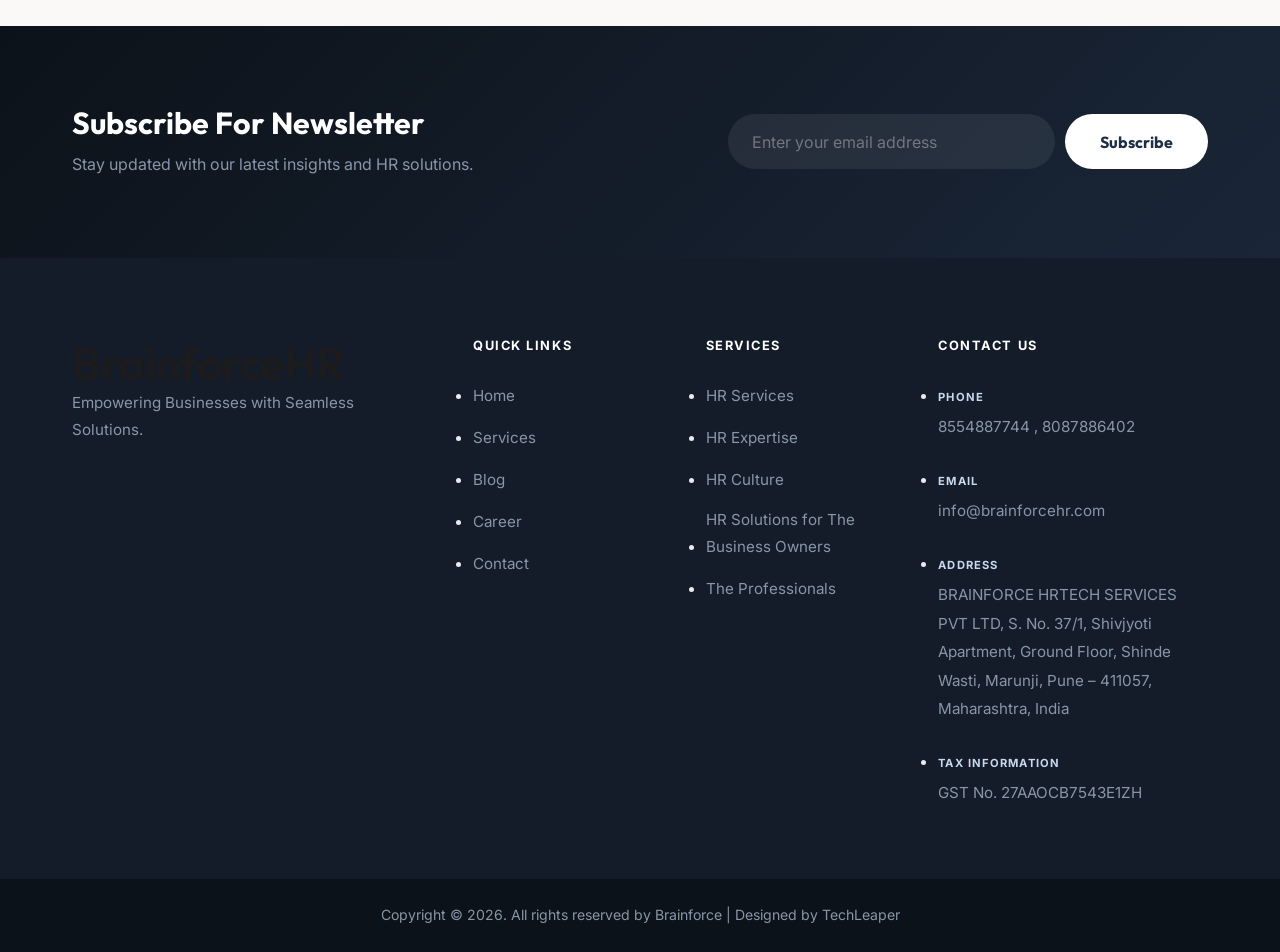
<file: blog.html>
<!DOCTYPE html>
<html lang="en">
<head>
    <meta charset="UTF-8">
    <meta name="viewport" content="width=device-width, initial-scale=1.0">
    <title>Brainforce HRTech Services | Empowering Businesses</title>
    <!-- Google Fonts: Inter & Outfit -->
    <link rel="preconnect" href="https://fonts.googleapis.com">
    <link rel="preconnect" href="https://fonts.gstatic.com" crossorigin>
    
    
    <link href="https://fonts.googleapis.com/css2?family=Inter:wght@300;400;500;600&family=Outfit:wght@300;400;500;600;700&display=swap" rel="stylesheet">
    <link rel="stylesheet" href="style.css">
</head>
<body>

    <header class="header">
        <div class="container">
            <a href="index.html" class="logo">Brainforce<span>HR</span></a>
            <nav class="nav-links">
                <a href="index.html">Home</a>
                <a href="services.html">Services</a>
                <a href="blog.html">Blog</a>
                <a href="career.html">Career</a>
                <a href="contact.html">Contact</a>
            </nav>
        </div>
    </header>
    <section class="hero" style="padding: 6rem 0; text-align: center;">
        <div class="container">
            <span class="subtitle">News & Insights</span>
            <h1 style="margin:0;">Latest Blog</h1>
        </div>
    </section>
    <section class="section section-cream">
        <div class="container">
            <div style="margin-bottom: 2rem;">
                <h4>Categories:</h4>
                <p>All (1) | B2B Business Growth & Strategy (1)</p>
            </div>
            <div class="blog-grid">
                <div class="blog-card" style="background: var(--bg-white); border: var(--border-light); padding: 1.5rem; border-radius: 4px;">
                    <div class="blog-image" style="height: 200px; background: var(--pastel-lavender); margin-bottom: 1rem;"></div>
                    <span class="blog-meta">July 8, 2026</span>
                    <h3>The True Cost of High Employee Turnover</h3>
                    <p style="margin-top: 1rem;"><a href="blog-details.html" style="color: var(--text-dark); text-decoration: underline; font-weight: 500;">Read More</a></p>
                </div>
            </div>
        </div>
    </section>
    <!-- ========================= PREMIUM FOOTER ========================= -->
    <footer class="footer">
        
        <div class="footer-newsletter">
            <div class="container">
                <div class="newsletter-inner">
                    <div class="newsletter-content">
                        <h3>Subscribe For Newsletter</h3>
                        <p>Stay updated with our latest insights and HR solutions.</p>
                    </div>
                    <form class="newsletter-form">
                        <input type="email" placeholder="Enter your email address" required>
                        <button type="submit" class="btn">Subscribe</button>
                    </form>
                </div>
            </div>
        </div>

        <div class="footer-main">
            <div class="container footer-grid">
                
                <div class="footer-col">
                    <div class="footer-brand">
                        <h2>Brainforce<span>HR</span></h2>
                        <p>Empowering Businesses with Seamless Solutions.</p>
                    </div>
                </div>

                <div class="footer-col">
                    <h4 class="footer-title">Quick Links</h4>
                    <ul class="footer-links">
                        <li><a href="index.html">Home</a></li>
                        <li><a href="services.html">Services</a></li>
                        <li><a href="blog.html">Blog</a></li>
                        <li><a href="career.html">Career</a></li>
                        <li><a href="contact.html">Contact</a></li>
                    </ul>
                </div>

                <div class="footer-col">
                    <h4 class="footer-title">Services</h4>
                    <ul class="footer-links">
                        <li><a href="hr-services.html">HR Services</a></li>
                        <li><a href="hr-expertise.html">HR Expertise</a></li>
                        <li><a href="hr-culture.html">HR Culture</a></li>
                        <li><a href="business-owners.html">HR Solutions for The Business Owners</a></li>
                        <li><a href="the-professionals.html">The Professionals</a></li>
                    </ul>
                </div>

                <div class="footer-col">
                    <h4 class="footer-title">Contact Us</h4>
                    <ul class="footer-contact">
                        <li>
                            <div>
                                <span class="label">Phone</span>
                                <span>8554887744 , 8087886402</span>
                            </div>
                        </li>
                        <li>
                            <div>
                                <span class="label">Email</span>
                                <span>info@brainforcehr.com</span>
                            </div>
                        </li>
                        <li>
                            <div>
                                <span class="label">Address</span>
                                <span>BRAINFORCE HRTECH SERVICES PVT LTD, S. No. 37/1, Shivjyoti Apartment, Ground Floor, Shinde Wasti, Marunji, Pune – 411057, Maharashtra, India</span>
                            </div>
                        </li>
                        <li>
                            <div>
                                <span class="label">Tax Information</span>
                                <span>GST No. 27AAOCB7543E1ZH</span>
                            </div>
                        </li>
                    </ul>
                </div>
                
            </div>
        </div>

        <div class="footer-bottom">
            <div class="container">
                <p>Copyright &copy; 2026. All rights reserved by Brainforce | Designed by TechLeaper</p>
            </div>
        </div>
    </footer>
</body>
</html>
</file>
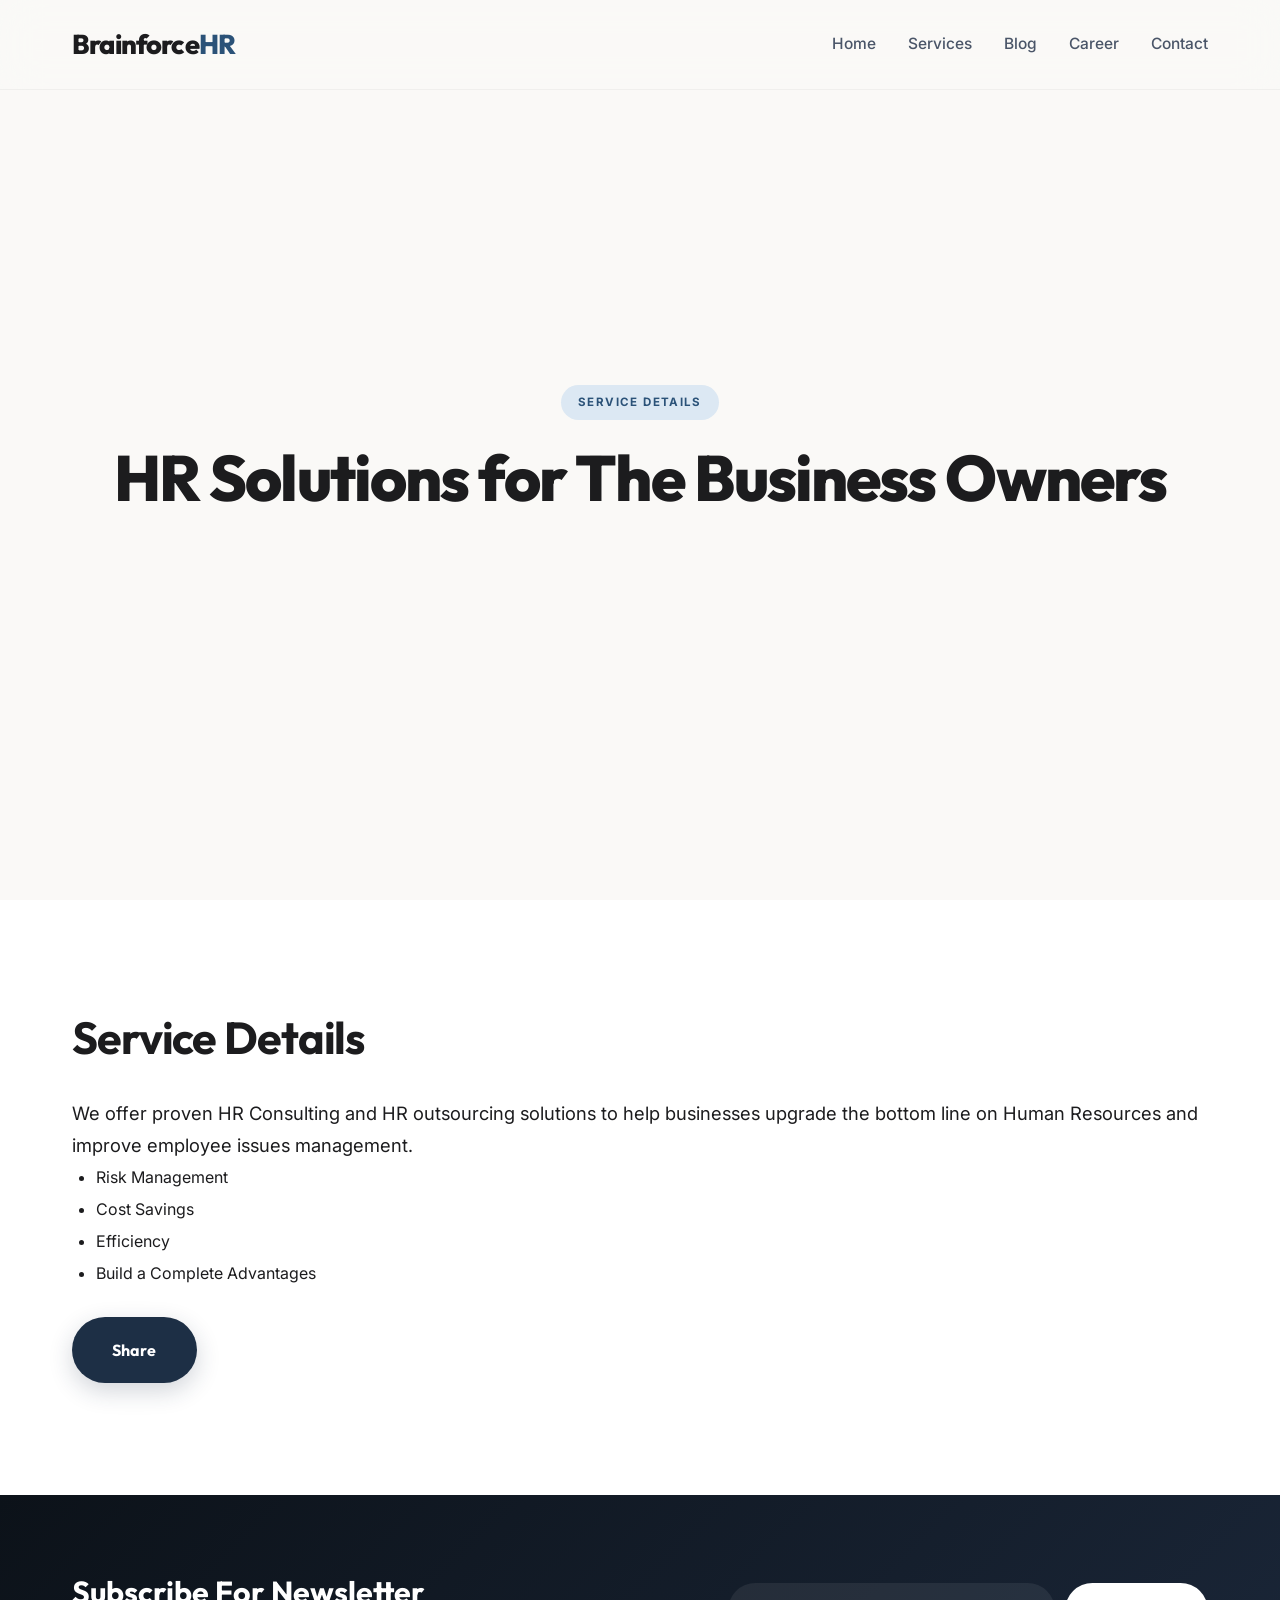
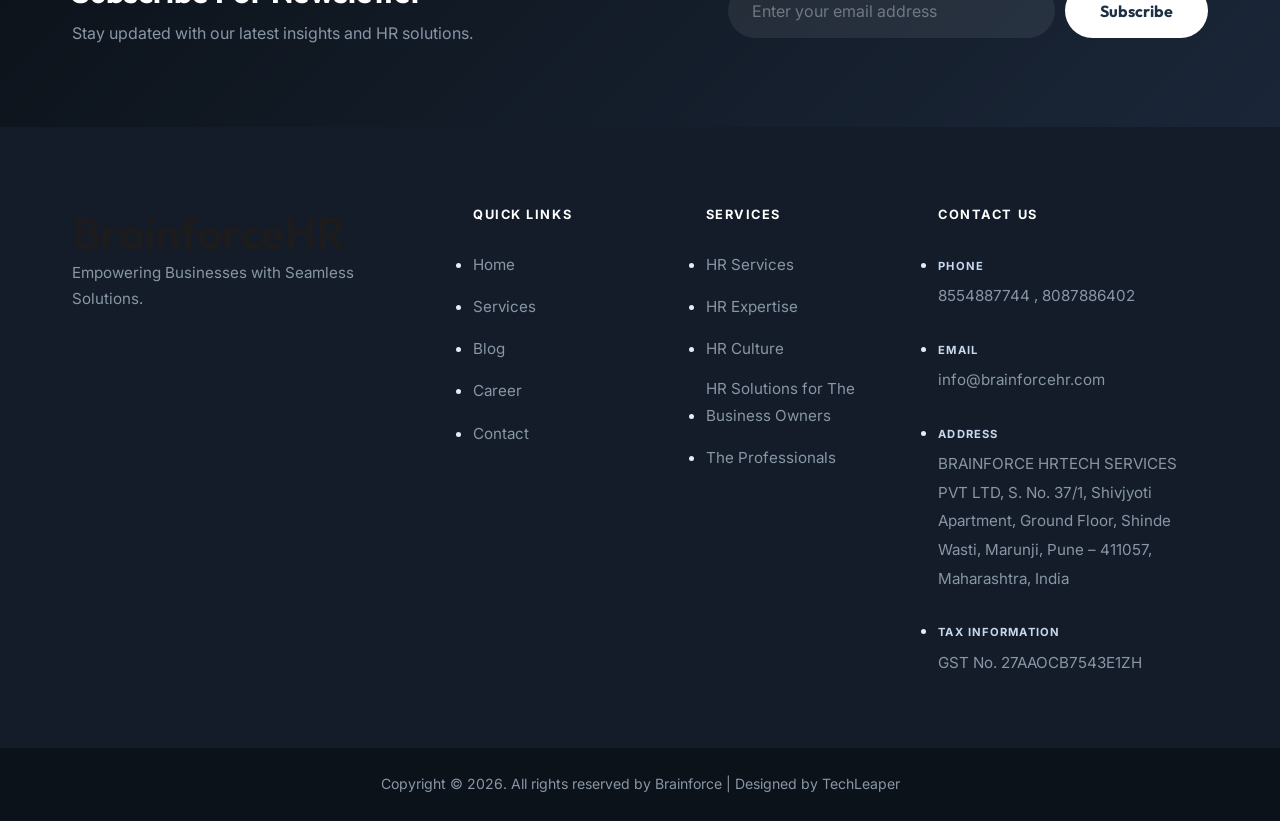
<file: business-owners.html>
<!DOCTYPE html>
<html lang="en">
<head>
    <meta charset="UTF-8">
    <meta name="viewport" content="width=device-width, initial-scale=1.0">
    <title>Brainforce HRTech Services | Empowering Businesses</title>
    <!-- Google Fonts: Inter & Outfit -->
    <link rel="preconnect" href="https://fonts.googleapis.com">
    <link rel="preconnect" href="https://fonts.gstatic.com" crossorigin>
    
    
    <link href="https://fonts.googleapis.com/css2?family=Inter:wght@300;400;500;600&family=Outfit:wght@300;400;500;600;700&display=swap" rel="stylesheet">
    <link rel="stylesheet" href="style.css">
</head>
<body>

    <header class="header">
        <div class="container">
            <a href="index.html" class="logo">Brainforce<span>HR</span></a>
            <nav class="nav-links">
                <a href="index.html">Home</a>
                <a href="services.html">Services</a>
                <a href="blog.html">Blog</a>
                <a href="career.html">Career</a>
                <a href="contact.html">Contact</a>
            </nav>
        </div>
    </header>
    <section class="hero" style="padding: 6rem 0; text-align: center; background-color: var(--pastel-blue);">
        <div class="container">
            <span class="subtitle">Service Details</span>
            <h1 style="margin:0; color: var(--bg-white);">HR Solutions for The Business Owners</h1>
        </div>
    </section>
    <section class="section section-light">
        <div class="container split-section">
            <div class="split-content">
                <div class="section-header" style="margin-bottom: 2rem;">
                    <h2>Service Details</h2>
                </div>
                <p style="font-size: 1.15rem; color: var(--text-dark);">We offer proven HR Consulting and HR outsourcing solutions to help businesses upgrade the bottom line on Human Resources and improve employee issues management.</p>
                <ul style="list-style-type: disc; margin-left: 1.5rem; color: var(--text-dark); line-height: 2;">
                    <li>Risk Management</li>
                    <li>Cost Savings</li>
                    <li>Efficiency</li>
                    <li>Build a Complete Advantages</li>
                </ul>
                <br>
                <a href="contact.html" class="btn btn-primary">Share</a>
            </div>
            <div class="split-image-alt" style="background-color: var(--pastel-peach);"></div>
        </div>
    </section>
    <!-- ========================= PREMIUM FOOTER ========================= -->
    <footer class="footer">
        
        <div class="footer-newsletter">
            <div class="container">
                <div class="newsletter-inner">
                    <div class="newsletter-content">
                        <h3>Subscribe For Newsletter</h3>
                        <p>Stay updated with our latest insights and HR solutions.</p>
                    </div>
                    <form class="newsletter-form">
                        <input type="email" placeholder="Enter your email address" required>
                        <button type="submit" class="btn">Subscribe</button>
                    </form>
                </div>
            </div>
        </div>

        <div class="footer-main">
            <div class="container footer-grid">
                
                <div class="footer-col">
                    <div class="footer-brand">
                        <h2>Brainforce<span>HR</span></h2>
                        <p>Empowering Businesses with Seamless Solutions.</p>
                    </div>
                </div>

                <div class="footer-col">
                    <h4 class="footer-title">Quick Links</h4>
                    <ul class="footer-links">
                        <li><a href="index.html">Home</a></li>
                        <li><a href="services.html">Services</a></li>
                        <li><a href="blog.html">Blog</a></li>
                        <li><a href="career.html">Career</a></li>
                        <li><a href="contact.html">Contact</a></li>
                    </ul>
                </div>

                <div class="footer-col">
                    <h4 class="footer-title">Services</h4>
                    <ul class="footer-links">
                        <li><a href="hr-services.html">HR Services</a></li>
                        <li><a href="hr-expertise.html">HR Expertise</a></li>
                        <li><a href="hr-culture.html">HR Culture</a></li>
                        <li><a href="business-owners.html">HR Solutions for The Business Owners</a></li>
                        <li><a href="the-professionals.html">The Professionals</a></li>
                    </ul>
                </div>

                <div class="footer-col">
                    <h4 class="footer-title">Contact Us</h4>
                    <ul class="footer-contact">
                        <li>
                            <div>
                                <span class="label">Phone</span>
                                <span>8554887744 , 8087886402</span>
                            </div>
                        </li>
                        <li>
                            <div>
                                <span class="label">Email</span>
                                <span>info@brainforcehr.com</span>
                            </div>
                        </li>
                        <li>
                            <div>
                                <span class="label">Address</span>
                                <span>BRAINFORCE HRTECH SERVICES PVT LTD, S. No. 37/1, Shivjyoti Apartment, Ground Floor, Shinde Wasti, Marunji, Pune – 411057, Maharashtra, India</span>
                            </div>
                        </li>
                        <li>
                            <div>
                                <span class="label">Tax Information</span>
                                <span>GST No. 27AAOCB7543E1ZH</span>
                            </div>
                        </li>
                    </ul>
                </div>
                
            </div>
        </div>

        <div class="footer-bottom">
            <div class="container">
                <p>Copyright &copy; 2026. All rights reserved by Brainforce | Designed by TechLeaper</p>
            </div>
        </div>
    </footer>
</body>
</html>
</file>
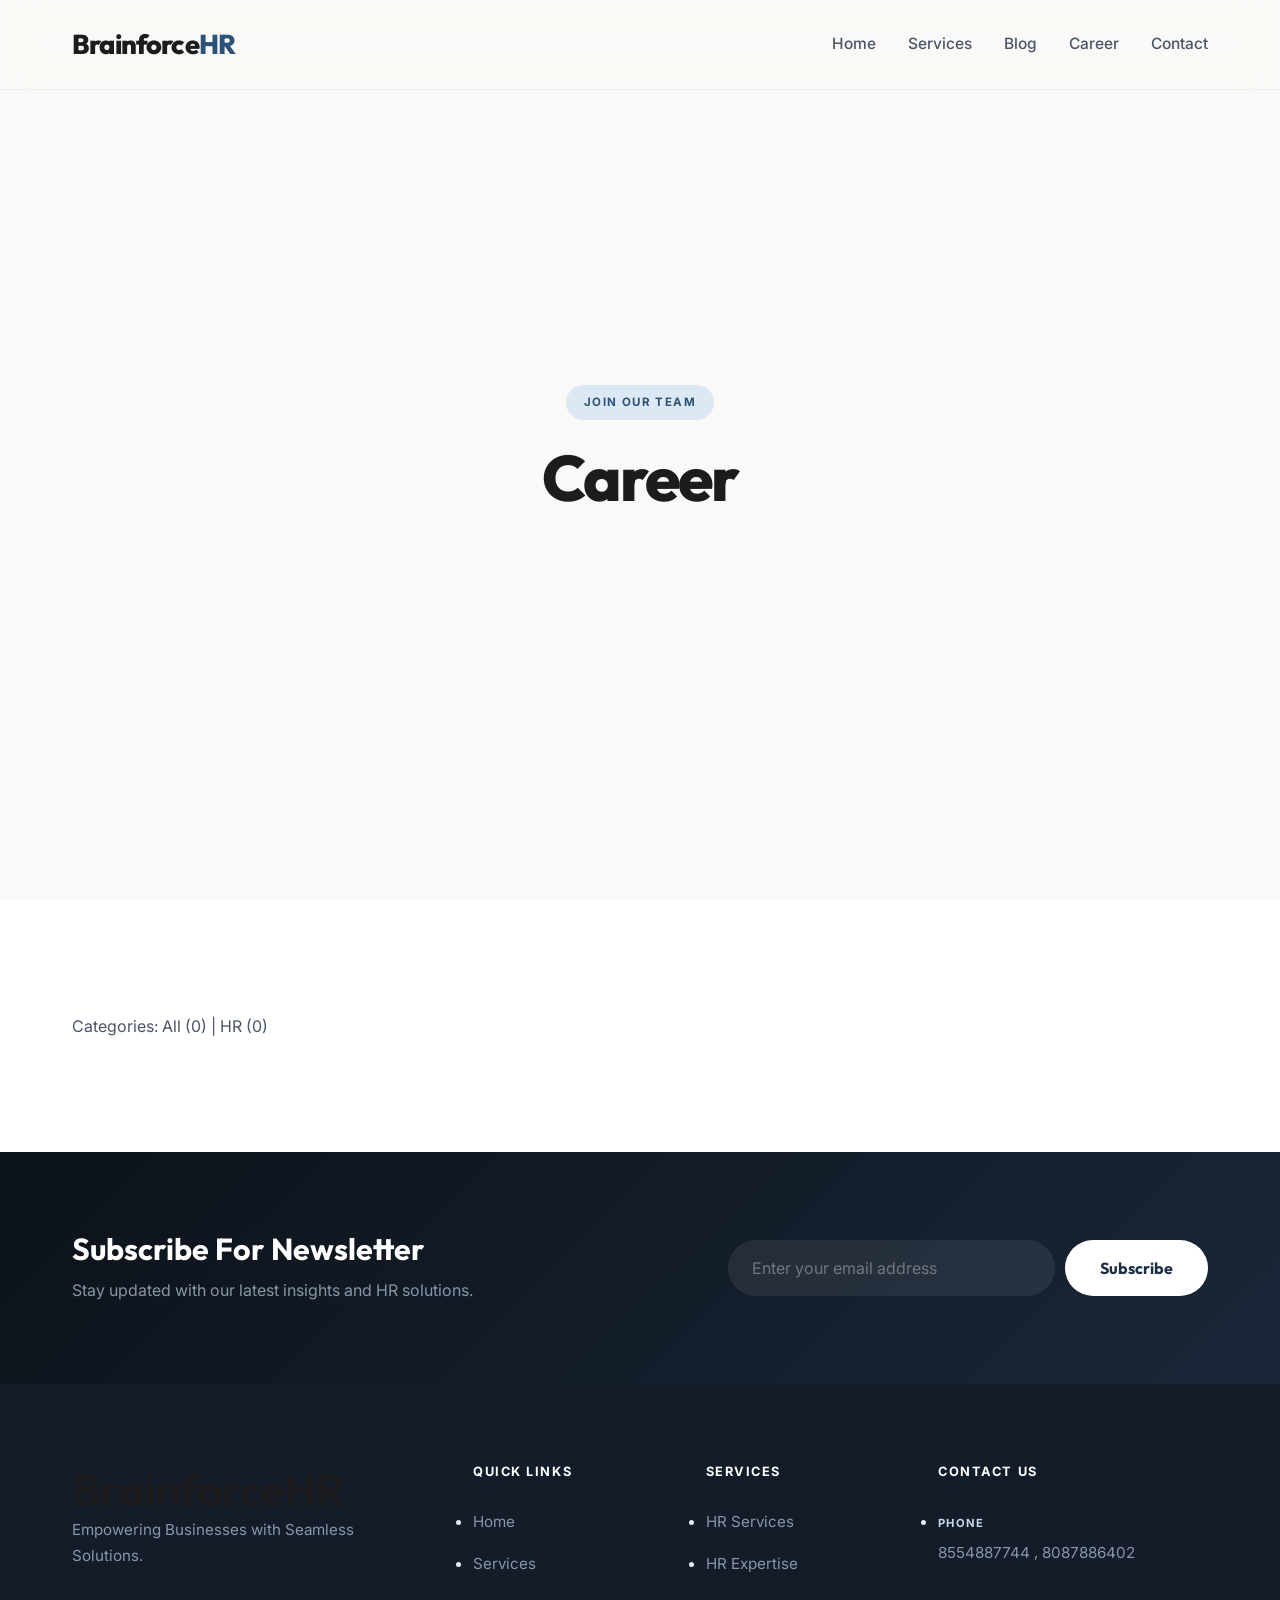
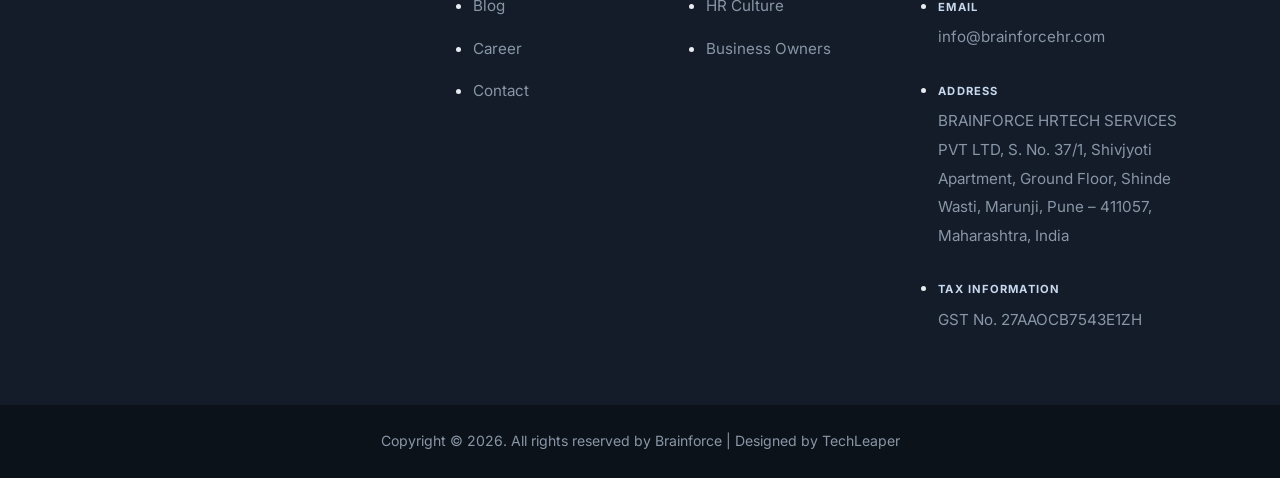
<file: career.html>
<!DOCTYPE html>
<html lang="en">
<head>
    <meta charset="UTF-8">
    <meta name="viewport" content="width=device-width, initial-scale=1.0">
    <title>Brainforce HRTech Services | Empowering Businesses</title>
    <!-- Google Fonts: Inter & Outfit -->
    <link rel="preconnect" href="https://fonts.googleapis.com">
    <link rel="preconnect" href="https://fonts.gstatic.com" crossorigin>
    
    
    <link href="https://fonts.googleapis.com/css2?family=Inter:wght@300;400;500;600&family=Outfit:wght@300;400;500;600;700&display=swap" rel="stylesheet">
    <link rel="stylesheet" href="style.css">
</head>
<body>

    <header class="header">
        <div class="container">
            <a href="index.html" class="logo">Brainforce<span>HR</span></a>
            <nav class="nav-links">
                <a href="index.html">Home</a>
                <a href="services.html">Services</a>
                <a href="blog.html">Blog</a>
                <a href="career.html">Career</a>
                <a href="contact.html">Contact</a>
            </nav>
        </div>
    </header>
    <section class="hero" style="padding: 6rem 0; text-align: center;">
        <div class="container">
            <span class="subtitle">Join Our Team</span>
            <h1 style="margin:0;">Career</h1>
        </div>
    </section>
    <section class="section section-light">
        <div class="container">
            <p>Categories: All (0) | HR (0)</p>
        </div>
    </section>
    <!-- ========================= PREMIUM FOOTER ========================= -->
    <footer class="footer">
        
        <!-- Newsletter Section -->
        <div class="footer-newsletter">
            <div class="container">
                <div class="newsletter-inner">
                    <div class="newsletter-content">
                        <h3>Subscribe For Newsletter</h3>
                        <p>Stay updated with our latest insights and HR solutions.</p>
                    </div>
                    <form class="newsletter-form">
                        <input type="email" placeholder="Enter your email address" required>
                        <button type="submit" class="btn">Subscribe</button>
                    </form>
                </div>
            </div>
        </div>

        <!-- Main Footer -->
        <div class="footer-main">
            <div class="container footer-grid">
                
                <div class="footer-col">
                    <div class="footer-brand">
                        <h2>Brainforce<span>HR</span></h2>
                        <p>Empowering Businesses with Seamless Solutions.</p>
                    </div>
                </div>

                <div class="footer-col">
                    <h4 class="footer-title">Quick Links</h4>
                    <ul class="footer-links">
                        <li><a href="index.html">Home</a></li>
                        <li><a href="services.html">Services</a></li>
                        <li><a href="blog.html">Blog</a></li>
                        <li><a href="career.html">Career</a></li>
                        <li><a href="contact.html">Contact</a></li>
                    </ul>
                </div>

                <div class="footer-col">
                    <h4 class="footer-title">Services</h4>
                    <ul class="footer-links">
                        <li><a href="services.html">HR Services</a></li>
                        <li><a href="services.html">HR Expertise</a></li>
                        <li><a href="services.html">HR Culture</a></li>
                        <li><a href="services.html">Business Owners</a></li>
                    </ul>
                </div>

                <div class="footer-col">
                    <h4 class="footer-title">Contact Us</h4>
                    <ul class="footer-contact">
                        <li>
                            <div>
                                <span class="label">Phone</span>
                                <span>8554887744 , 8087886402</span>
                            </div>
                        </li>
                        <li>
                            <div>
                                <span class="label">Email</span>
                                <span>info@brainforcehr.com</span>
                            </div>
                        </li>
                        <li>
                            <div>
                                <span class="label">Address</span>
                                <span>BRAINFORCE HRTECH SERVICES PVT LTD, S. No. 37/1, Shivjyoti Apartment, Ground Floor, Shinde Wasti, Marunji, Pune – 411057, Maharashtra, India</span>
                            </div>
                        </li>
                        <li>
                            <div>
                                <span class="label">Tax Information</span>
                                <span>GST No. 27AAOCB7543E1ZH</span>
                            </div>
                        </li>
                    </ul>
                </div>
                
            </div>
        </div>

        <div class="footer-bottom">
            <div class="container">
                <p>Copyright &copy; 2026. All rights reserved by Brainforce | Designed by TechLeaper</p>
            </div>
        </div>
    </footer>
</body>
</html>
</file>
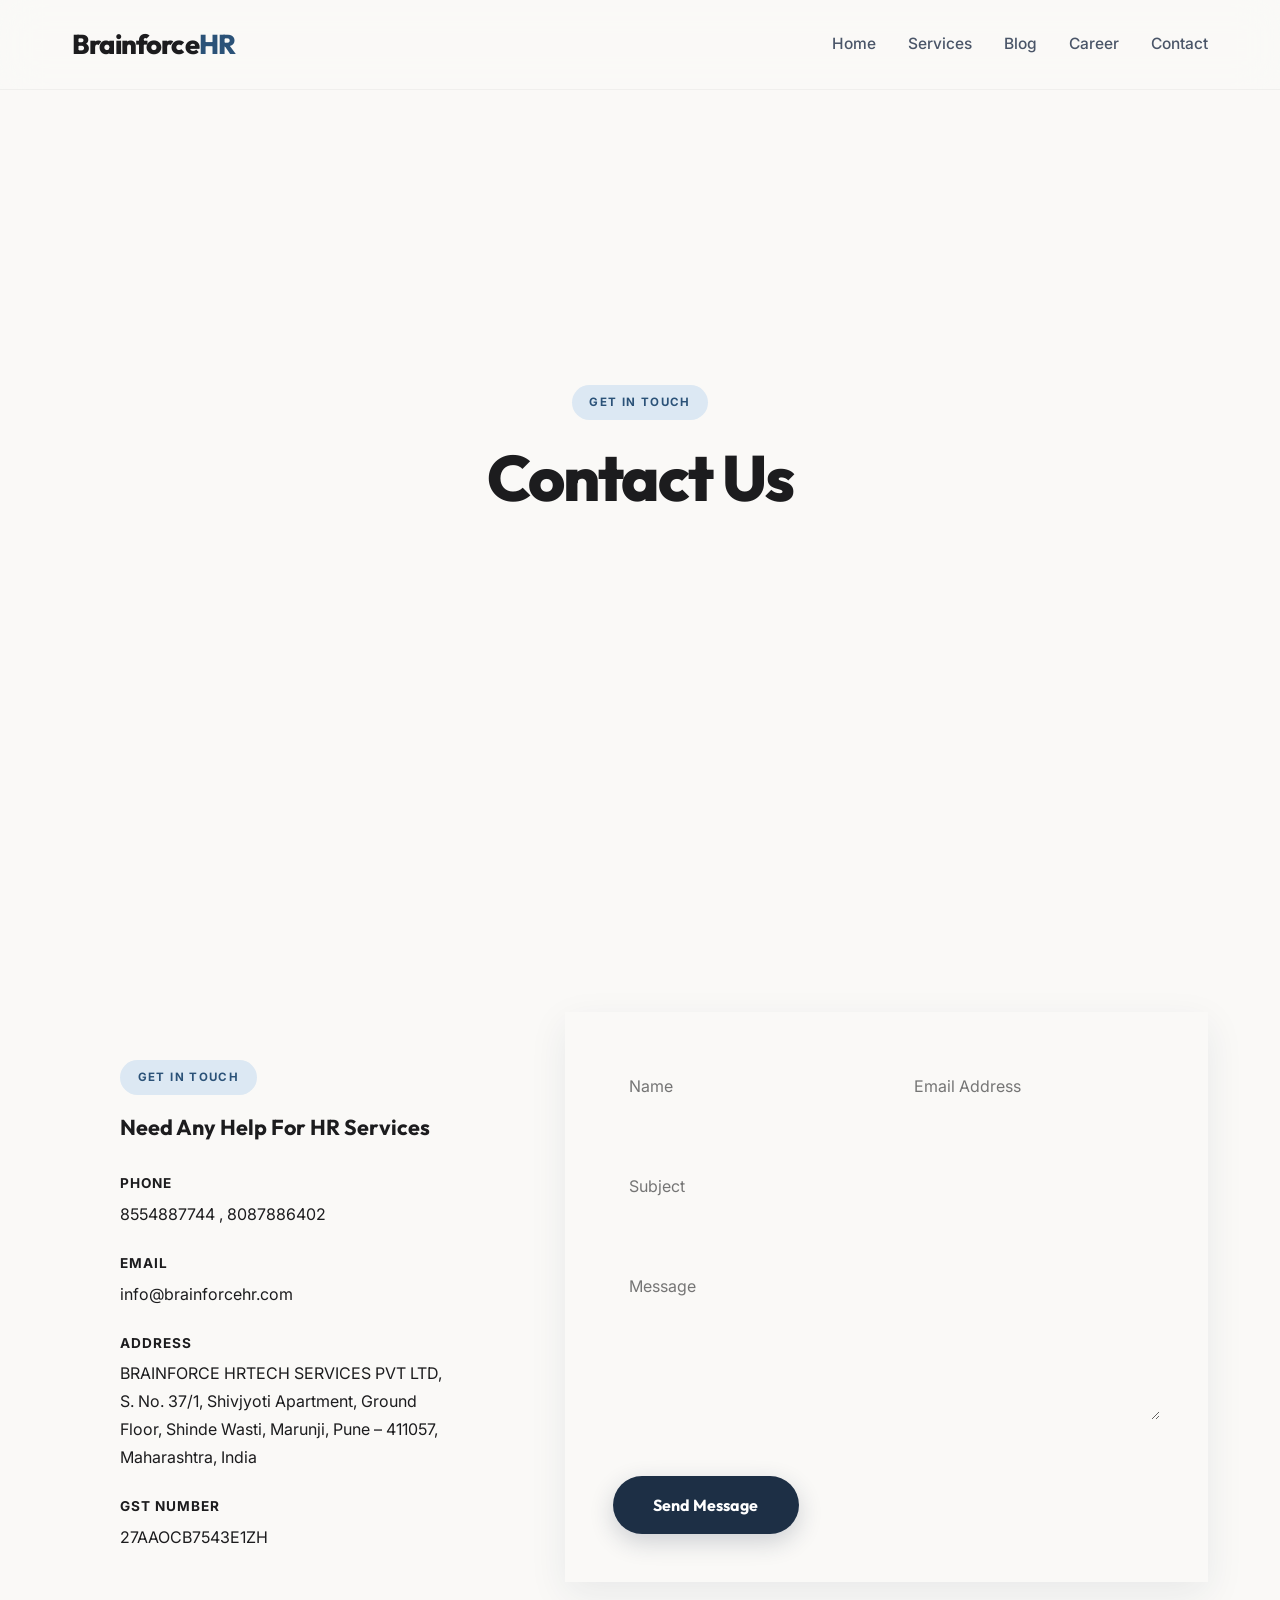
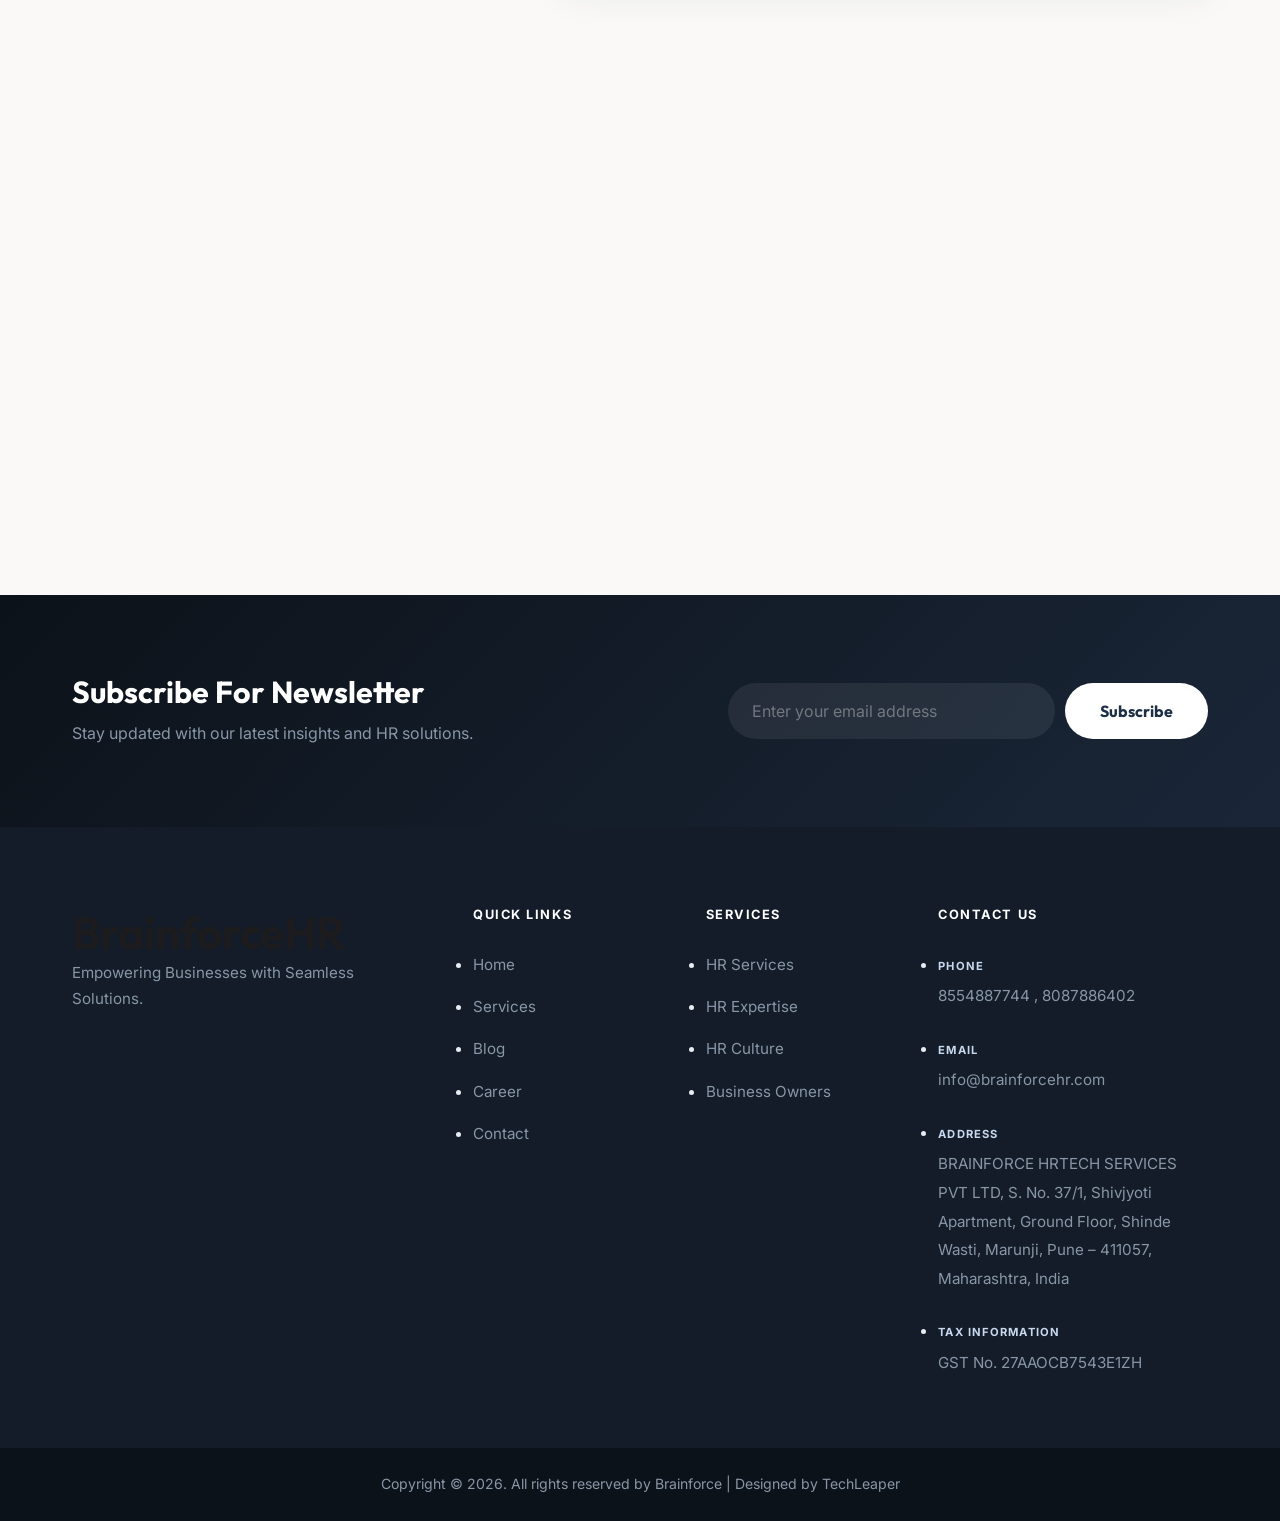
<file: contact.html>
<!DOCTYPE html>
<html lang="en">
<head>
    <meta charset="UTF-8">
    <meta name="viewport" content="width=device-width, initial-scale=1.0">
    <title>Brainforce HRTech Services | Empowering Businesses</title>
    <!-- Google Fonts: Inter & Outfit -->
    <link rel="preconnect" href="https://fonts.googleapis.com">
    <link rel="preconnect" href="https://fonts.gstatic.com" crossorigin>
    
    
    <link href="https://fonts.googleapis.com/css2?family=Inter:wght@300;400;500;600&family=Outfit:wght@300;400;500;600;700&display=swap" rel="stylesheet">
    <link rel="stylesheet" href="style.css">
</head>
<body>

    <header class="header">
        <div class="container">
            <a href="index.html" class="logo">Brainforce<span>HR</span></a>
            <nav class="nav-links">
                <a href="index.html">Home</a>
                <a href="services.html">Services</a>
                <a href="blog.html">Blog</a>
                <a href="career.html">Career</a>
                <a href="contact.html">Contact</a>
            </nav>
        </div>
    </header>
    <section class="hero" style="padding: 6rem 0; text-align: center;">
        <div class="container">
            <span class="subtitle">Get In Touch</span>
            <h1 style="margin:0;">Contact Us</h1>
        </div>
    </section>
    
    <section class="section section-cream" style="padding-bottom: 0;">
        <div class="container">
            <div class="contact-grid" style="display: grid; grid-template-columns: 1fr 1.5fr; gap: 4rem; align-items: start; margin-bottom: 6rem;">
                <!-- Contact Info -->
                <div class="contact-info-block" style="background: var(--bg-white); padding: 3rem; border-radius: var(--radius-sm); border: var(--border-light); height: 100%;">
                    <div class="section-header" style="margin-bottom: 2rem;">
                        <span class="subtitle">Get In Touch</span>
                        <h3>Need Any Help For HR Services</h3>
                    </div>
                    <ul style="list-style: none; padding: 0; color: var(--text-dark);">
                        <li style="margin-bottom: 1.5rem; display: flex; flex-direction: column;">
                            <strong style="color: var(--pastel-blue); text-transform: uppercase; font-size: 0.85rem; letter-spacing: 1px; margin-bottom: 0.25rem;">Phone</strong>
                            <span>8554887744 , 8087886402</span>
                        </li>
                        <li style="margin-bottom: 1.5rem; display: flex; flex-direction: column;">
                            <strong style="color: var(--pastel-blue); text-transform: uppercase; font-size: 0.85rem; letter-spacing: 1px; margin-bottom: 0.25rem;">Email</strong>
                            <span>info@brainforcehr.com</span>
                        </li>
                        <li style="margin-bottom: 1.5rem; display: flex; flex-direction: column;">
                            <strong style="color: var(--pastel-blue); text-transform: uppercase; font-size: 0.85rem; letter-spacing: 1px; margin-bottom: 0.25rem;">Address</strong>
                            <span>BRAINFORCE HRTECH SERVICES PVT LTD, S. No. 37/1, Shivjyoti Apartment, Ground Floor, Shinde Wasti, Marunji, Pune – 411057, Maharashtra, India</span>
                        </li>
                        <li style="display: flex; flex-direction: column;">
                            <strong style="color: var(--pastel-blue); text-transform: uppercase; font-size: 0.85rem; letter-spacing: 1px; margin-bottom: 0.25rem;">GST Number</strong>
                            <span>27AAOCB7543E1ZH</span>
                        </li>
                    </ul>
                </div>
                
                <!-- Contact Form -->
                <div class="contact-form-block" style="background: var(--bg-white); padding: 3rem; border-radius: var(--radius-sm); border: var(--border-light);">
                    <form action="https://brainforcehr.com/contact/message" method="POST" enctype="multipart/form-data" style="display: grid; gap: 1.5rem;">
                        <input type="hidden" name="id" value="236">
                        
                        <div style="display: grid; grid-template-columns: 1fr 1fr; gap: 1.5rem;">
                            <div style="display: flex; flex-direction: column;">
                                <input type="text" placeholder="Name" name="fullname" required style="padding: 1rem; border: 1px solid var(--pastel-lavender); border-radius: var(--radius-sm); font-family: inherit; font-size: 1rem; background: var(--bg-cream); color: var(--text-dark); width: 100%;">
                            </div>
                            <div style="display: flex; flex-direction: column;">
                                <input type="email" placeholder="Email Address" name="email" required style="padding: 1rem; border: 1px solid var(--pastel-lavender); border-radius: var(--radius-sm); font-family: inherit; font-size: 1rem; background: var(--bg-cream); color: var(--text-dark); width: 100%;">
                            </div>
                        </div>
                        
                        <div style="display: flex; flex-direction: column;">
                            <input type="text" placeholder="Subject" name="subject" required style="padding: 1rem; border: 1px solid var(--pastel-lavender); border-radius: var(--radius-sm); font-family: inherit; font-size: 1rem; background: var(--bg-cream); color: var(--text-dark); width: 100%;">
                        </div>
                        
                        <div style="display: flex; flex-direction: column;">
                            <textarea placeholder="Message" name="message" required rows="6" style="padding: 1rem; border: 1px solid var(--pastel-lavender); border-radius: var(--radius-sm); font-family: inherit; font-size: 1rem; background: var(--bg-cream); color: var(--text-dark); width: 100%; resize: vertical;"></textarea>
                        </div>
                        
                        <div style="margin-top: 0.5rem;">
                            <button type="submit" class="btn btn-primary" style="width: auto;">Send Message</button>
                        </div>
                    </form>
                </div>
            </div>
        </div>
        
        <!-- Fullwidth Map -->
        <div class="contact-map-block" style="height: 500px; width: 100%; margin-top: 4rem;">
            <iframe src="https://www.google.com/maps?width=100%25&amp;height=600&amp;hl=en&amp;q=18°36&#039;24.8&quot;N,%2073°43&#039;42.6&quot;E+(My%20Business%20Name)&amp;t=&amp;z=12&amp;ie=UTF8&amp;iwloc=B&amp;output=embed" style="width: 100%; height: 100%; border: 0;" allowfullscreen="" aria-hidden="false" tabindex="0"></iframe>
        </div>
    </section>

    <!-- ========================= PREMIUM FOOTER ========================= -->
    <footer class="footer">
        
        <!-- Newsletter Section -->
        <div class="footer-newsletter">
            <div class="container">
                <div class="newsletter-inner">
                    <div class="newsletter-content">
                        <h3>Subscribe For Newsletter</h3>
                        <p>Stay updated with our latest insights and HR solutions.</p>
                    </div>
                    <form class="newsletter-form">
                        <input type="email" placeholder="Enter your email address" required>
                        <button type="submit" class="btn">Subscribe</button>
                    </form>
                </div>
            </div>
        </div>

        <!-- Main Footer -->
        <div class="footer-main">
            <div class="container footer-grid">
                
                <div class="footer-col">
                    <div class="footer-brand">
                        <h2>Brainforce<span>HR</span></h2>
                        <p>Empowering Businesses with Seamless Solutions.</p>
                    </div>
                </div>

                <div class="footer-col">
                    <h4 class="footer-title">Quick Links</h4>
                    <ul class="footer-links">
                        <li><a href="index.html">Home</a></li>
                        <li><a href="services.html">Services</a></li>
                        <li><a href="blog.html">Blog</a></li>
                        <li><a href="career.html">Career</a></li>
                        <li><a href="contact.html">Contact</a></li>
                    </ul>
                </div>

                <div class="footer-col">
                    <h4 class="footer-title">Services</h4>
                    <ul class="footer-links">
                        <li><a href="services.html">HR Services</a></li>
                        <li><a href="services.html">HR Expertise</a></li>
                        <li><a href="services.html">HR Culture</a></li>
                        <li><a href="services.html">Business Owners</a></li>
                    </ul>
                </div>

                <div class="footer-col">
                    <h4 class="footer-title">Contact Us</h4>
                    <ul class="footer-contact">
                        <li>
                            <div>
                                <span class="label">Phone</span>
                                <span>8554887744 , 8087886402</span>
                            </div>
                        </li>
                        <li>
                            <div>
                                <span class="label">Email</span>
                                <span>info@brainforcehr.com</span>
                            </div>
                        </li>
                        <li>
                            <div>
                                <span class="label">Address</span>
                                <span>BRAINFORCE HRTECH SERVICES PVT LTD, S. No. 37/1, Shivjyoti Apartment, Ground Floor, Shinde Wasti, Marunji, Pune – 411057, Maharashtra, India</span>
                            </div>
                        </li>
                        <li>
                            <div>
                                <span class="label">Tax Information</span>
                                <span>GST No. 27AAOCB7543E1ZH</span>
                            </div>
                        </li>
                    </ul>
                </div>
                
            </div>
        </div>

        <div class="footer-bottom">
            <div class="container">
                <p>Copyright &copy; 2026. All rights reserved by Brainforce | Designed by TechLeaper</p>
            </div>
        </div>
    </footer>
</body>
</html>
</file>
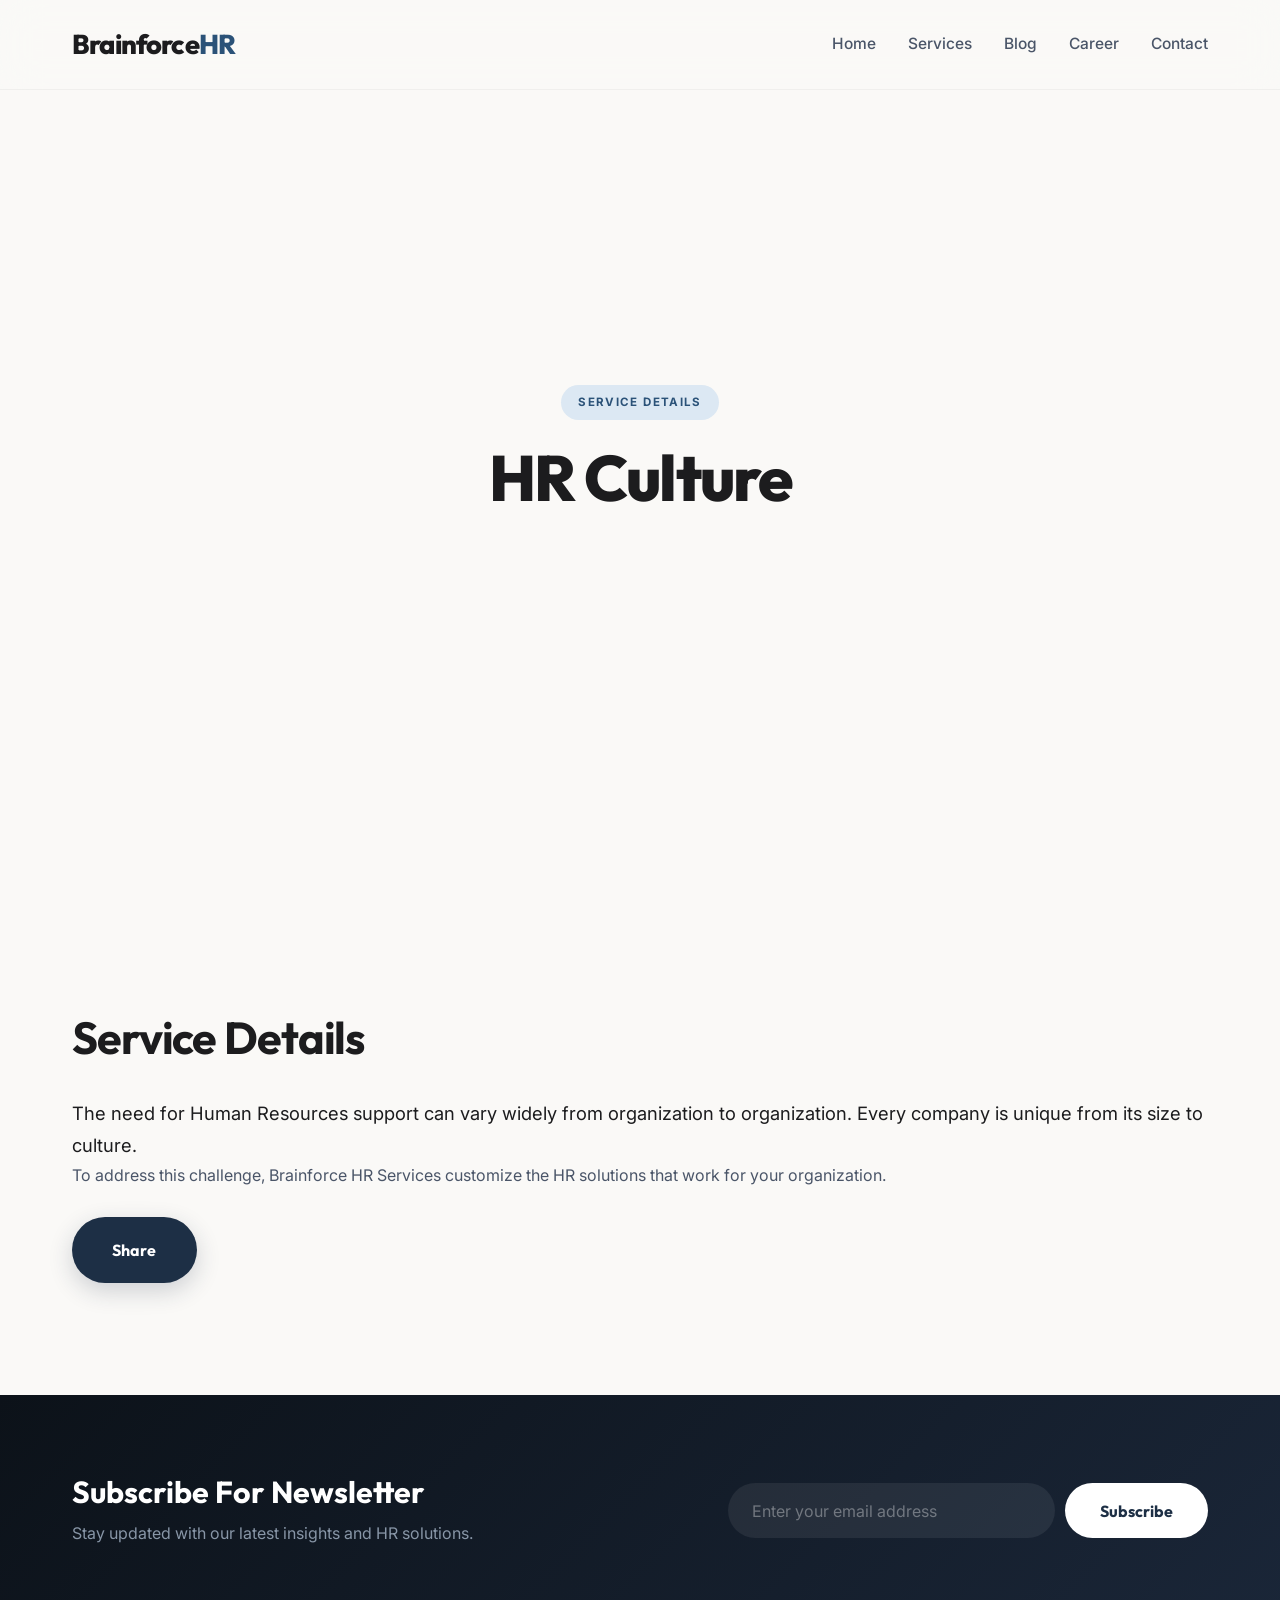
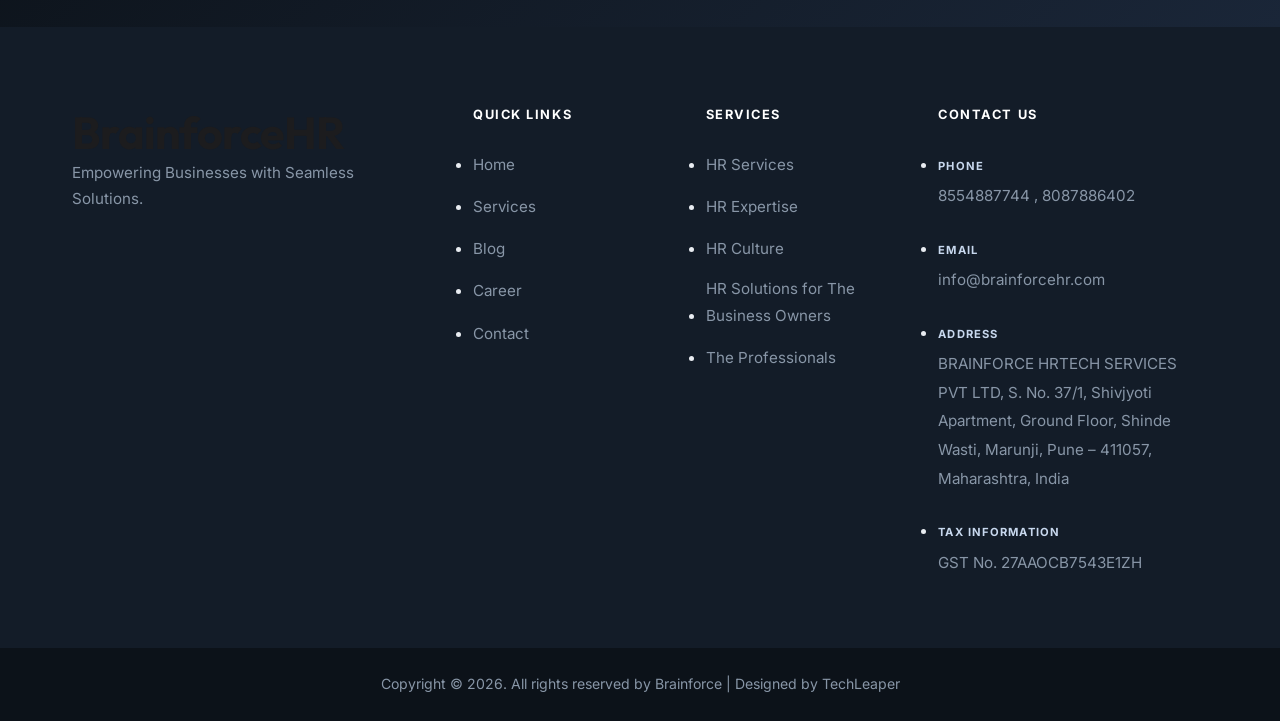
<file: hr-culture.html>
<!DOCTYPE html>
<html lang="en">
<head>
    <meta charset="UTF-8">
    <meta name="viewport" content="width=device-width, initial-scale=1.0">
    <title>Brainforce HRTech Services | Empowering Businesses</title>
    <!-- Google Fonts: Inter & Outfit -->
    <link rel="preconnect" href="https://fonts.googleapis.com">
    <link rel="preconnect" href="https://fonts.gstatic.com" crossorigin>
    
    
    <link href="https://fonts.googleapis.com/css2?family=Inter:wght@300;400;500;600&family=Outfit:wght@300;400;500;600;700&display=swap" rel="stylesheet">
    <link rel="stylesheet" href="style.css">
</head>
<body>

    <header class="header">
        <div class="container">
            <a href="index.html" class="logo">Brainforce<span>HR</span></a>
            <nav class="nav-links">
                <a href="index.html">Home</a>
                <a href="services.html">Services</a>
                <a href="blog.html">Blog</a>
                <a href="career.html">Career</a>
                <a href="contact.html">Contact</a>
            </nav>
        </div>
    </header>
    <section class="hero" style="padding: 6rem 0; text-align: center; background-color: var(--pastel-sage);">
        <div class="container">
            <span class="subtitle">Service Details</span>
            <h1 style="margin:0;">HR Culture</h1>
        </div>
    </section>
    <section class="section section-cream">
        <div class="container split-section">
            <div class="split-image" style="background-color: var(--pastel-lavender);"></div>
            <div class="split-content">
                <div class="section-header" style="margin-bottom: 2rem;">
                    <h2>Service Details</h2>
                </div>
                <p style="font-size: 1.15rem; color: var(--text-dark);">The need for Human Resources support can vary widely from organization to organization. Every company is unique from its size to culture.</p>
                <p>To address this challenge, Brainforce HR Services customize the HR solutions that work for your organization.</p>
                <br>
                <a href="contact.html" class="btn btn-primary">Share</a>
            </div>
        </div>
    </section>
    <!-- ========================= PREMIUM FOOTER ========================= -->
    <footer class="footer">
        
        <div class="footer-newsletter">
            <div class="container">
                <div class="newsletter-inner">
                    <div class="newsletter-content">
                        <h3>Subscribe For Newsletter</h3>
                        <p>Stay updated with our latest insights and HR solutions.</p>
                    </div>
                    <form class="newsletter-form">
                        <input type="email" placeholder="Enter your email address" required>
                        <button type="submit" class="btn">Subscribe</button>
                    </form>
                </div>
            </div>
        </div>

        <div class="footer-main">
            <div class="container footer-grid">
                
                <div class="footer-col">
                    <div class="footer-brand">
                        <h2>Brainforce<span>HR</span></h2>
                        <p>Empowering Businesses with Seamless Solutions.</p>
                    </div>
                </div>

                <div class="footer-col">
                    <h4 class="footer-title">Quick Links</h4>
                    <ul class="footer-links">
                        <li><a href="index.html">Home</a></li>
                        <li><a href="services.html">Services</a></li>
                        <li><a href="blog.html">Blog</a></li>
                        <li><a href="career.html">Career</a></li>
                        <li><a href="contact.html">Contact</a></li>
                    </ul>
                </div>

                <div class="footer-col">
                    <h4 class="footer-title">Services</h4>
                    <ul class="footer-links">
                        <li><a href="hr-services.html">HR Services</a></li>
                        <li><a href="hr-expertise.html">HR Expertise</a></li>
                        <li><a href="hr-culture.html">HR Culture</a></li>
                        <li><a href="business-owners.html">HR Solutions for The Business Owners</a></li>
                        <li><a href="the-professionals.html">The Professionals</a></li>
                    </ul>
                </div>

                <div class="footer-col">
                    <h4 class="footer-title">Contact Us</h4>
                    <ul class="footer-contact">
                        <li>
                            <div>
                                <span class="label">Phone</span>
                                <span>8554887744 , 8087886402</span>
                            </div>
                        </li>
                        <li>
                            <div>
                                <span class="label">Email</span>
                                <span>info@brainforcehr.com</span>
                            </div>
                        </li>
                        <li>
                            <div>
                                <span class="label">Address</span>
                                <span>BRAINFORCE HRTECH SERVICES PVT LTD, S. No. 37/1, Shivjyoti Apartment, Ground Floor, Shinde Wasti, Marunji, Pune – 411057, Maharashtra, India</span>
                            </div>
                        </li>
                        <li>
                            <div>
                                <span class="label">Tax Information</span>
                                <span>GST No. 27AAOCB7543E1ZH</span>
                            </div>
                        </li>
                    </ul>
                </div>
                
            </div>
        </div>

        <div class="footer-bottom">
            <div class="container">
                <p>Copyright &copy; 2026. All rights reserved by Brainforce | Designed by TechLeaper</p>
            </div>
        </div>
    </footer>
</body>
</html>
</file>
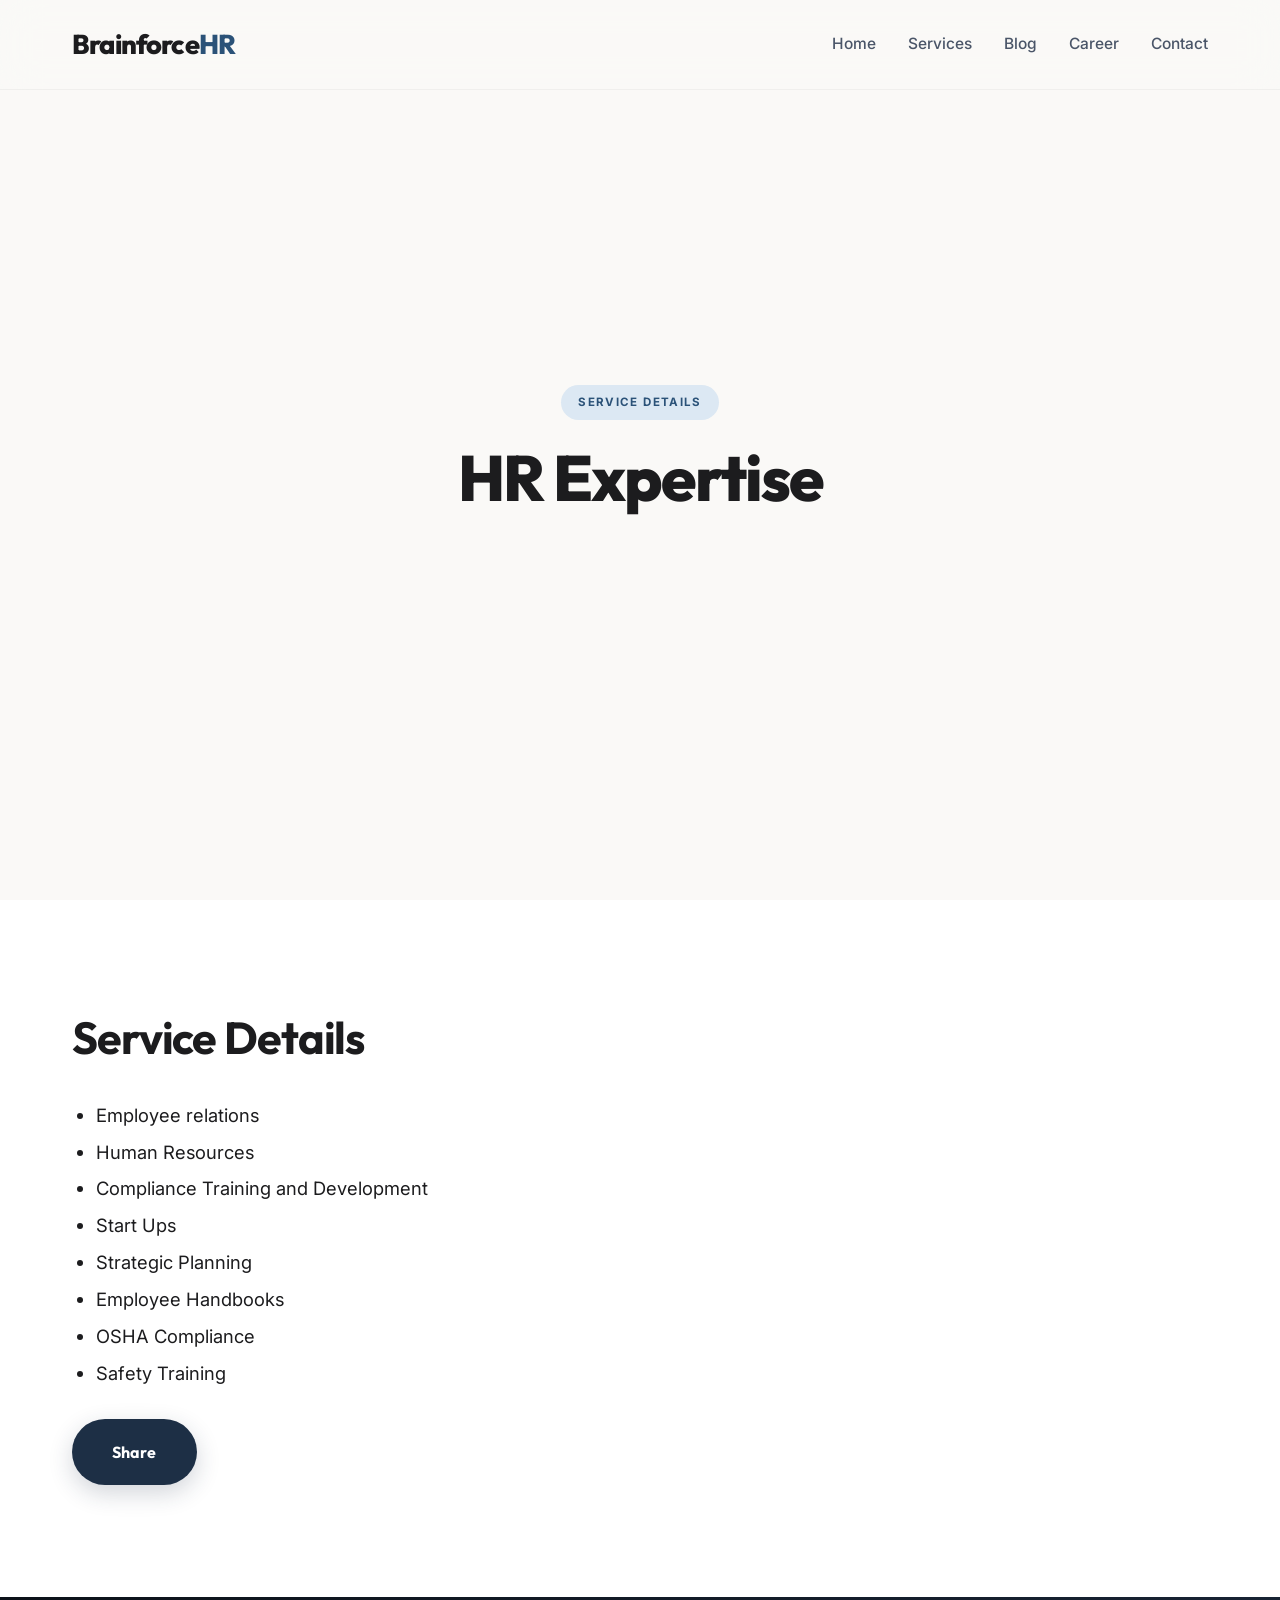
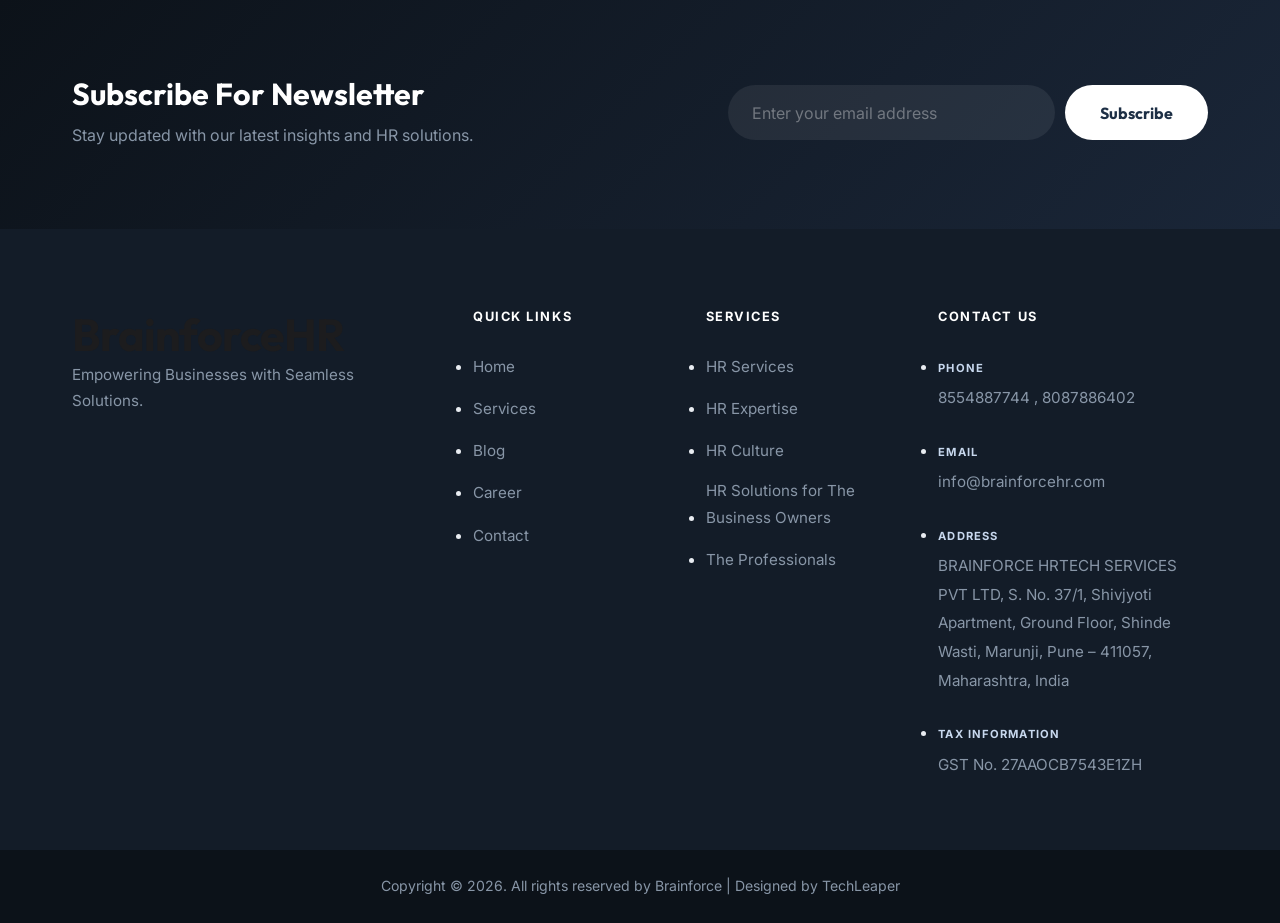
<file: hr-expertise.html>
<!DOCTYPE html>
<html lang="en">
<head>
    <meta charset="UTF-8">
    <meta name="viewport" content="width=device-width, initial-scale=1.0">
    <title>Brainforce HRTech Services | Empowering Businesses</title>
    <!-- Google Fonts: Inter & Outfit -->
    <link rel="preconnect" href="https://fonts.googleapis.com">
    <link rel="preconnect" href="https://fonts.gstatic.com" crossorigin>
    
    
    <link href="https://fonts.googleapis.com/css2?family=Inter:wght@300;400;500;600&family=Outfit:wght@300;400;500;600;700&display=swap" rel="stylesheet">
    <link rel="stylesheet" href="style.css">
</head>
<body>

    <header class="header">
        <div class="container">
            <a href="index.html" class="logo">Brainforce<span>HR</span></a>
            <nav class="nav-links">
                <a href="index.html">Home</a>
                <a href="services.html">Services</a>
                <a href="blog.html">Blog</a>
                <a href="career.html">Career</a>
                <a href="contact.html">Contact</a>
            </nav>
        </div>
    </header>
    <section class="hero" style="padding: 6rem 0; text-align: center; background-color: var(--pastel-peach);">
        <div class="container">
            <span class="subtitle">Service Details</span>
            <h1 style="margin:0;">HR Expertise</h1>
        </div>
    </section>
    <section class="section section-light">
        <div class="container split-section">
            <div class="split-content">
                <div class="section-header" style="margin-bottom: 2rem;">
                    <h2>Service Details</h2>
                </div>
                <ul style="list-style-type: disc; margin-left: 1.5rem; font-size: 1.15rem; color: var(--text-dark); line-height: 2;">
                    <li>Employee relations</li>
                    <li>Human Resources</li>
                    <li>Compliance Training and Development</li>
                    <li>Start Ups</li>
                    <li>Strategic Planning</li>
                    <li>Employee Handbooks</li>
                    <li>OSHA Compliance</li>
                    <li>Safety Training</li>
                </ul>
                <br>
                <a href="contact.html" class="btn btn-primary">Share</a>
            </div>
            <div class="split-image-alt" style="background-color: var(--pastel-sage);"></div>
        </div>
    </section>
    <!-- ========================= PREMIUM FOOTER ========================= -->
    <footer class="footer">
        
        <div class="footer-newsletter">
            <div class="container">
                <div class="newsletter-inner">
                    <div class="newsletter-content">
                        <h3>Subscribe For Newsletter</h3>
                        <p>Stay updated with our latest insights and HR solutions.</p>
                    </div>
                    <form class="newsletter-form">
                        <input type="email" placeholder="Enter your email address" required>
                        <button type="submit" class="btn">Subscribe</button>
                    </form>
                </div>
            </div>
        </div>

        <div class="footer-main">
            <div class="container footer-grid">
                
                <div class="footer-col">
                    <div class="footer-brand">
                        <h2>Brainforce<span>HR</span></h2>
                        <p>Empowering Businesses with Seamless Solutions.</p>
                    </div>
                </div>

                <div class="footer-col">
                    <h4 class="footer-title">Quick Links</h4>
                    <ul class="footer-links">
                        <li><a href="index.html">Home</a></li>
                        <li><a href="services.html">Services</a></li>
                        <li><a href="blog.html">Blog</a></li>
                        <li><a href="career.html">Career</a></li>
                        <li><a href="contact.html">Contact</a></li>
                    </ul>
                </div>

                <div class="footer-col">
                    <h4 class="footer-title">Services</h4>
                    <ul class="footer-links">
                        <li><a href="hr-services.html">HR Services</a></li>
                        <li><a href="hr-expertise.html">HR Expertise</a></li>
                        <li><a href="hr-culture.html">HR Culture</a></li>
                        <li><a href="business-owners.html">HR Solutions for The Business Owners</a></li>
                        <li><a href="the-professionals.html">The Professionals</a></li>
                    </ul>
                </div>

                <div class="footer-col">
                    <h4 class="footer-title">Contact Us</h4>
                    <ul class="footer-contact">
                        <li>
                            <div>
                                <span class="label">Phone</span>
                                <span>8554887744 , 8087886402</span>
                            </div>
                        </li>
                        <li>
                            <div>
                                <span class="label">Email</span>
                                <span>info@brainforcehr.com</span>
                            </div>
                        </li>
                        <li>
                            <div>
                                <span class="label">Address</span>
                                <span>BRAINFORCE HRTECH SERVICES PVT LTD, S. No. 37/1, Shivjyoti Apartment, Ground Floor, Shinde Wasti, Marunji, Pune – 411057, Maharashtra, India</span>
                            </div>
                        </li>
                        <li>
                            <div>
                                <span class="label">Tax Information</span>
                                <span>GST No. 27AAOCB7543E1ZH</span>
                            </div>
                        </li>
                    </ul>
                </div>
                
            </div>
        </div>

        <div class="footer-bottom">
            <div class="container">
                <p>Copyright &copy; 2026. All rights reserved by Brainforce | Designed by TechLeaper</p>
            </div>
        </div>
    </footer>
</body>
</html>
</file>
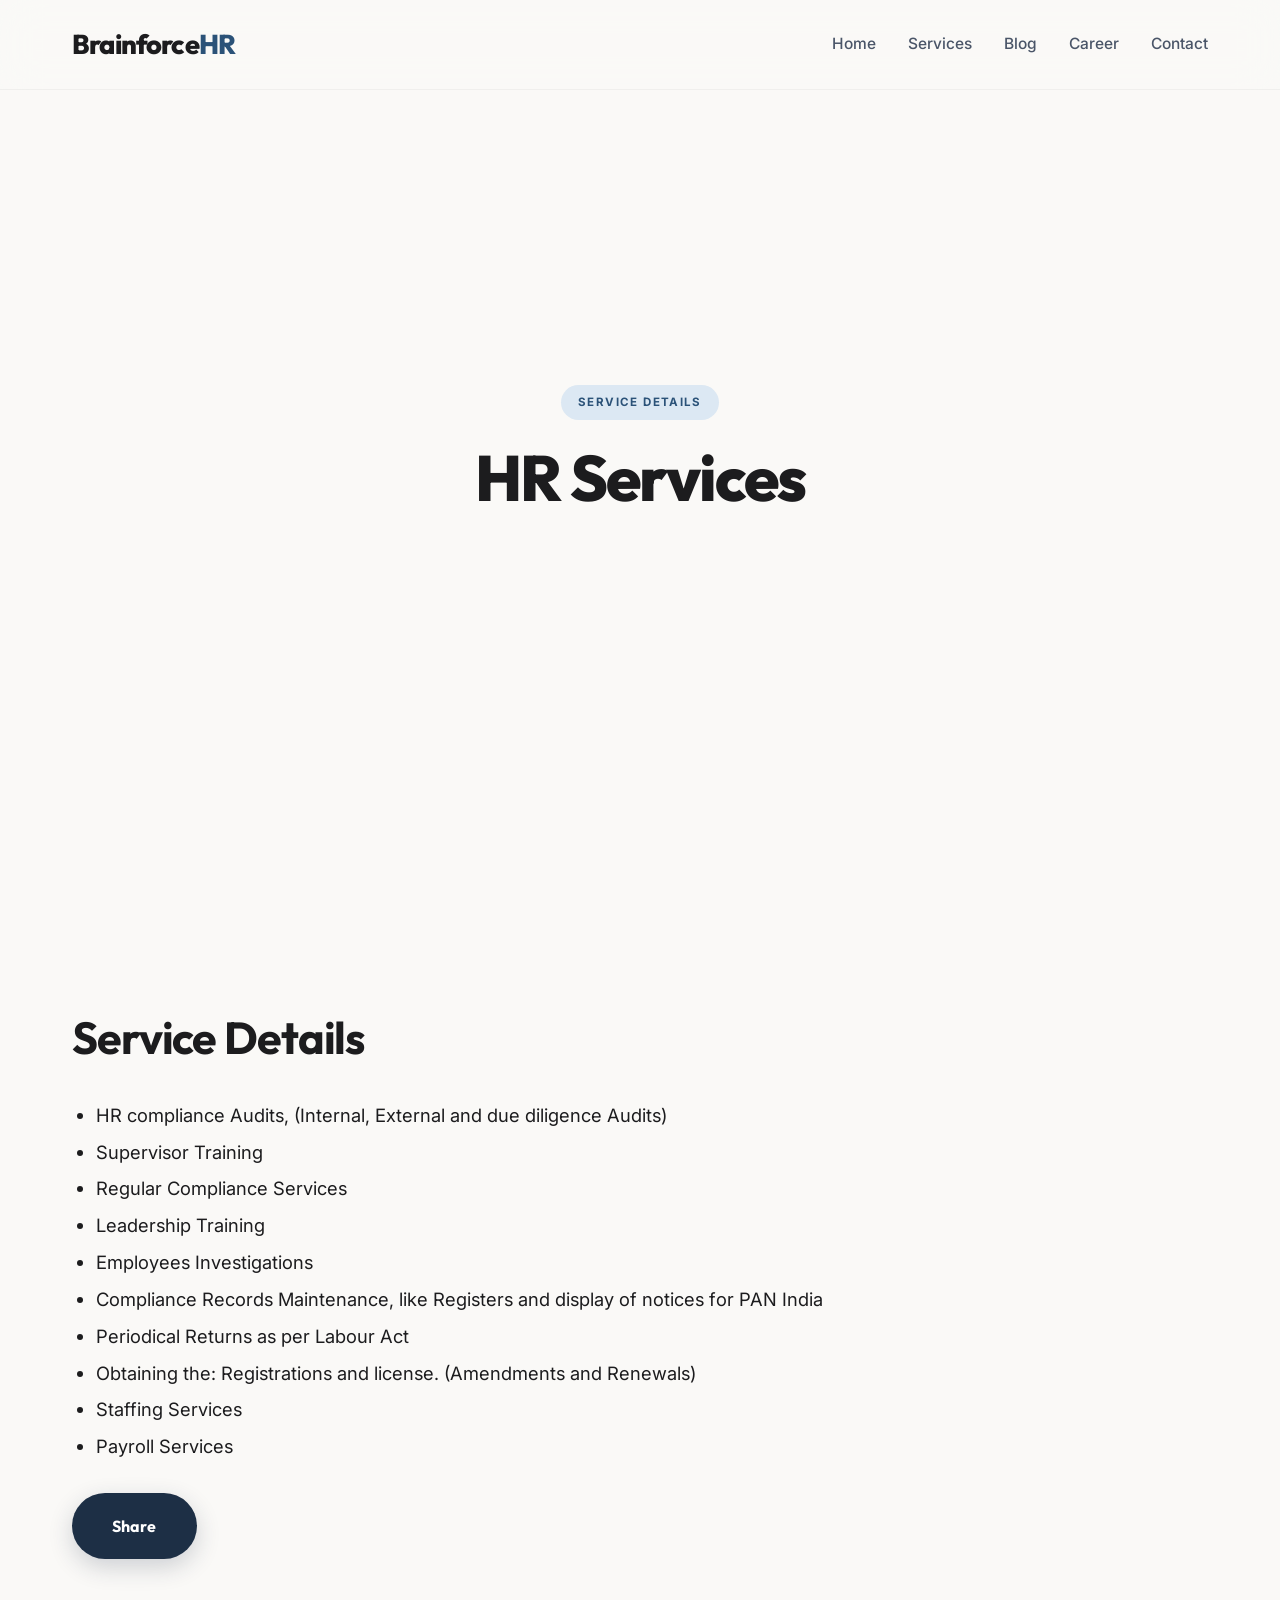
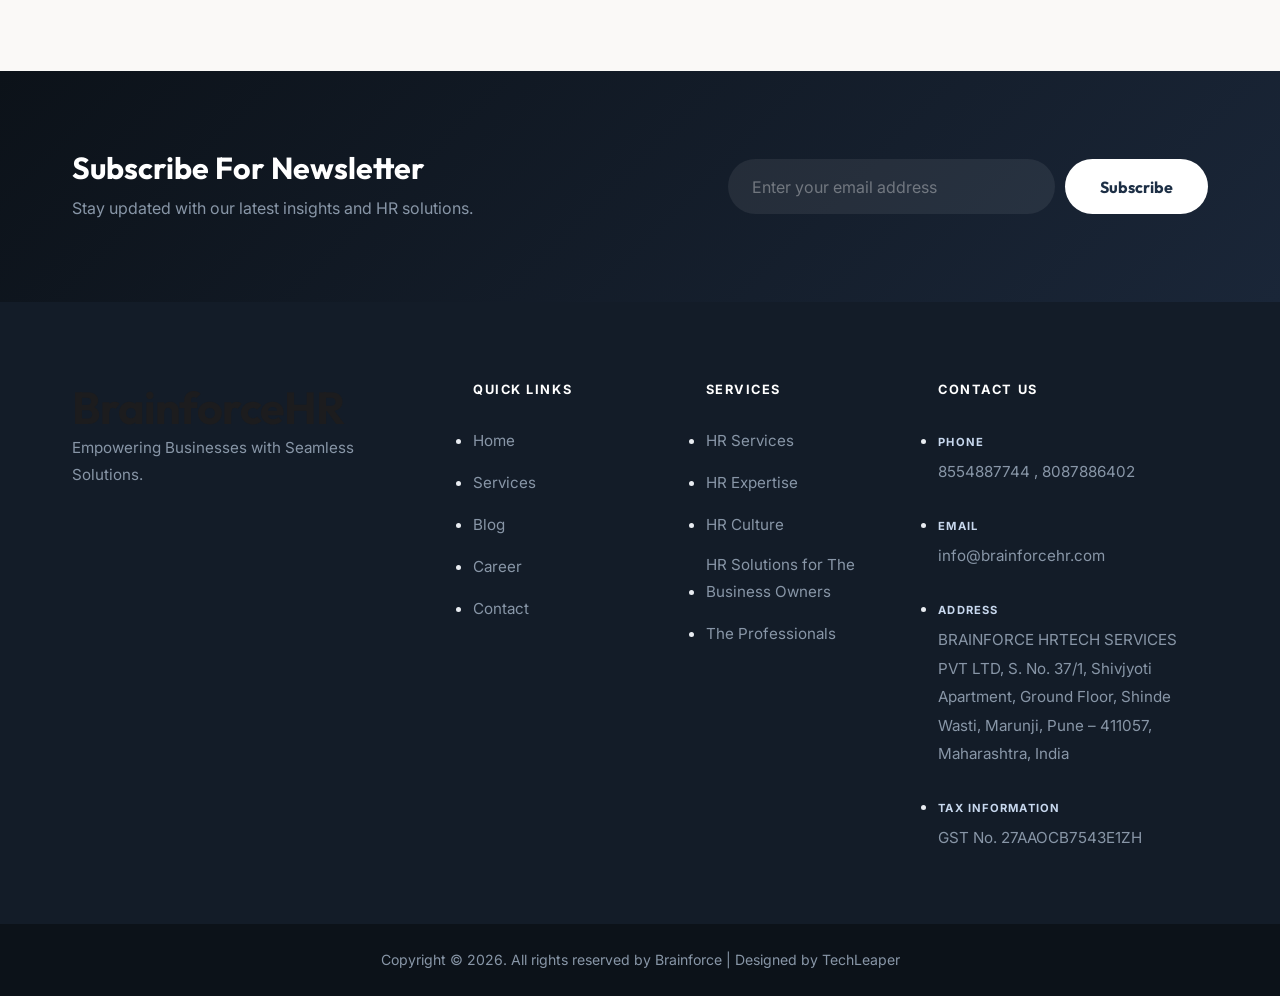
<file: hr-services.html>
<!DOCTYPE html>
<html lang="en">
<head>
    <meta charset="UTF-8">
    <meta name="viewport" content="width=device-width, initial-scale=1.0">
    <title>Brainforce HRTech Services | Empowering Businesses</title>
    <!-- Google Fonts: Inter & Outfit -->
    <link rel="preconnect" href="https://fonts.googleapis.com">
    <link rel="preconnect" href="https://fonts.gstatic.com" crossorigin>
    
    
    <link href="https://fonts.googleapis.com/css2?family=Inter:wght@300;400;500;600&family=Outfit:wght@300;400;500;600;700&display=swap" rel="stylesheet">
    <link rel="stylesheet" href="style.css">
</head>
<body>

    <header class="header">
        <div class="container">
            <a href="index.html" class="logo">Brainforce<span>HR</span></a>
            <nav class="nav-links">
                <a href="index.html">Home</a>
                <a href="services.html">Services</a>
                <a href="blog.html">Blog</a>
                <a href="career.html">Career</a>
                <a href="contact.html">Contact</a>
            </nav>
        </div>
    </header>
    <section class="hero" style="padding: 6rem 0; text-align: center;">
        <div class="container">
            <span class="subtitle">Service Details</span>
            <h1 style="margin:0;">HR Services</h1>
        </div>
    </section>
    <section class="section section-cream">
        <div class="container split-section">
            <div class="split-image" style="background-color: var(--pastel-blue);"></div>
            <div class="split-content">
                <div class="section-header" style="margin-bottom: 2rem;">
                    <h2>Service Details</h2>
                </div>
                <ul style="list-style-type: disc; margin-left: 1.5rem; font-size: 1.15rem; color: var(--text-dark); line-height: 2;">
                    <li>HR compliance Audits, (Internal, External and due diligence Audits)</li>
                    <li>Supervisor Training</li>
                    <li>Regular Compliance Services</li>
                    <li>Leadership Training</li>
                    <li>Employees Investigations</li>
                    <li>Compliance Records Maintenance, like Registers and display of notices for PAN India</li>
                    <li>Periodical Returns as per Labour Act</li>
                    <li>Obtaining the: Registrations and license. (Amendments and Renewals)</li>
                    <li>Staffing Services</li>
                    <li>Payroll Services</li>
                </ul>
                <br>
                <a href="contact.html" class="btn btn-primary">Share</a>
            </div>
        </div>
    </section>
    <!-- ========================= PREMIUM FOOTER ========================= -->
    <footer class="footer">
        
        <div class="footer-newsletter">
            <div class="container">
                <div class="newsletter-inner">
                    <div class="newsletter-content">
                        <h3>Subscribe For Newsletter</h3>
                        <p>Stay updated with our latest insights and HR solutions.</p>
                    </div>
                    <form class="newsletter-form">
                        <input type="email" placeholder="Enter your email address" required>
                        <button type="submit" class="btn">Subscribe</button>
                    </form>
                </div>
            </div>
        </div>

        <div class="footer-main">
            <div class="container footer-grid">
                
                <div class="footer-col">
                    <div class="footer-brand">
                        <h2>Brainforce<span>HR</span></h2>
                        <p>Empowering Businesses with Seamless Solutions.</p>
                    </div>
                </div>

                <div class="footer-col">
                    <h4 class="footer-title">Quick Links</h4>
                    <ul class="footer-links">
                        <li><a href="index.html">Home</a></li>
                        <li><a href="services.html">Services</a></li>
                        <li><a href="blog.html">Blog</a></li>
                        <li><a href="career.html">Career</a></li>
                        <li><a href="contact.html">Contact</a></li>
                    </ul>
                </div>

                <div class="footer-col">
                    <h4 class="footer-title">Services</h4>
                    <ul class="footer-links">
                        <li><a href="hr-services.html">HR Services</a></li>
                        <li><a href="hr-expertise.html">HR Expertise</a></li>
                        <li><a href="hr-culture.html">HR Culture</a></li>
                        <li><a href="business-owners.html">HR Solutions for The Business Owners</a></li>
                        <li><a href="the-professionals.html">The Professionals</a></li>
                    </ul>
                </div>

                <div class="footer-col">
                    <h4 class="footer-title">Contact Us</h4>
                    <ul class="footer-contact">
                        <li>
                            <div>
                                <span class="label">Phone</span>
                                <span>8554887744 , 8087886402</span>
                            </div>
                        </li>
                        <li>
                            <div>
                                <span class="label">Email</span>
                                <span>info@brainforcehr.com</span>
                            </div>
                        </li>
                        <li>
                            <div>
                                <span class="label">Address</span>
                                <span>BRAINFORCE HRTECH SERVICES PVT LTD, S. No. 37/1, Shivjyoti Apartment, Ground Floor, Shinde Wasti, Marunji, Pune – 411057, Maharashtra, India</span>
                            </div>
                        </li>
                        <li>
                            <div>
                                <span class="label">Tax Information</span>
                                <span>GST No. 27AAOCB7543E1ZH</span>
                            </div>
                        </li>
                    </ul>
                </div>
                
            </div>
        </div>

        <div class="footer-bottom">
            <div class="container">
                <p>Copyright &copy; 2026. All rights reserved by Brainforce | Designed by TechLeaper</p>
            </div>
        </div>
    </footer>
</body>
</html>
</file>
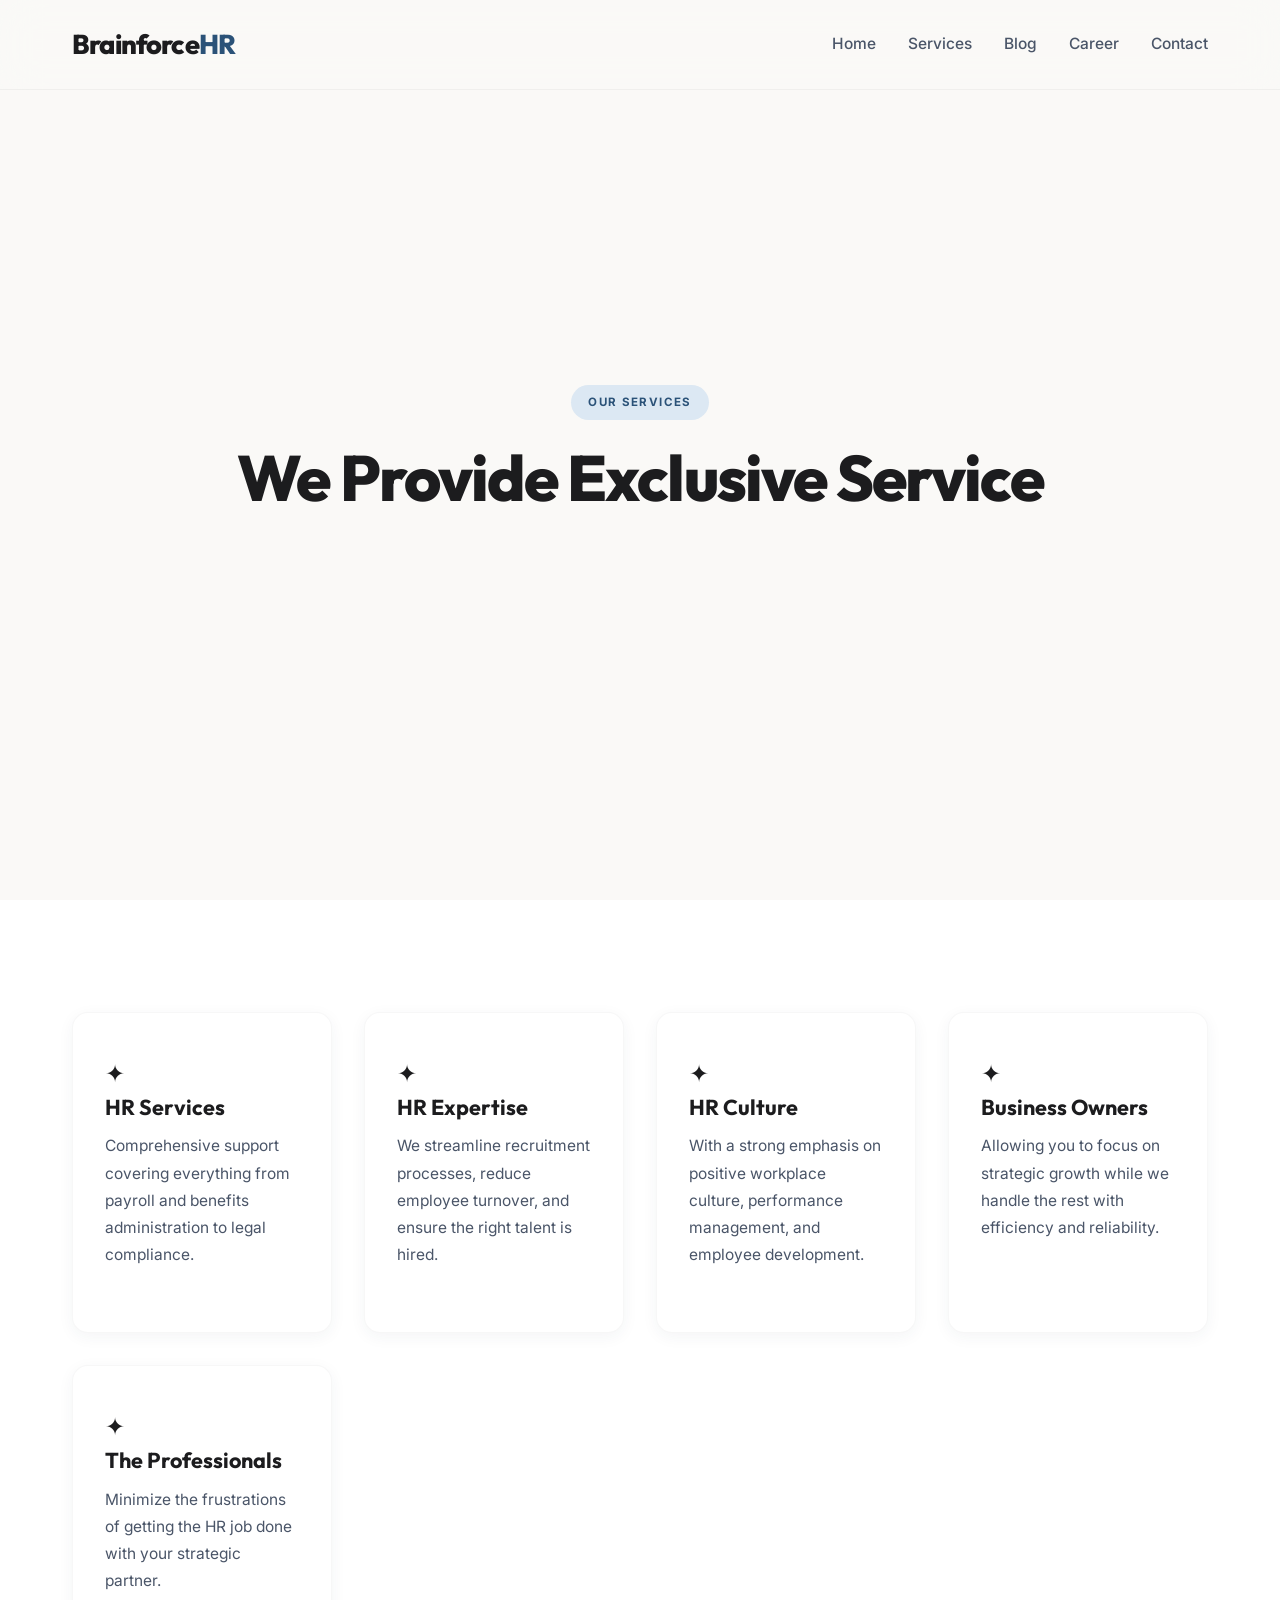
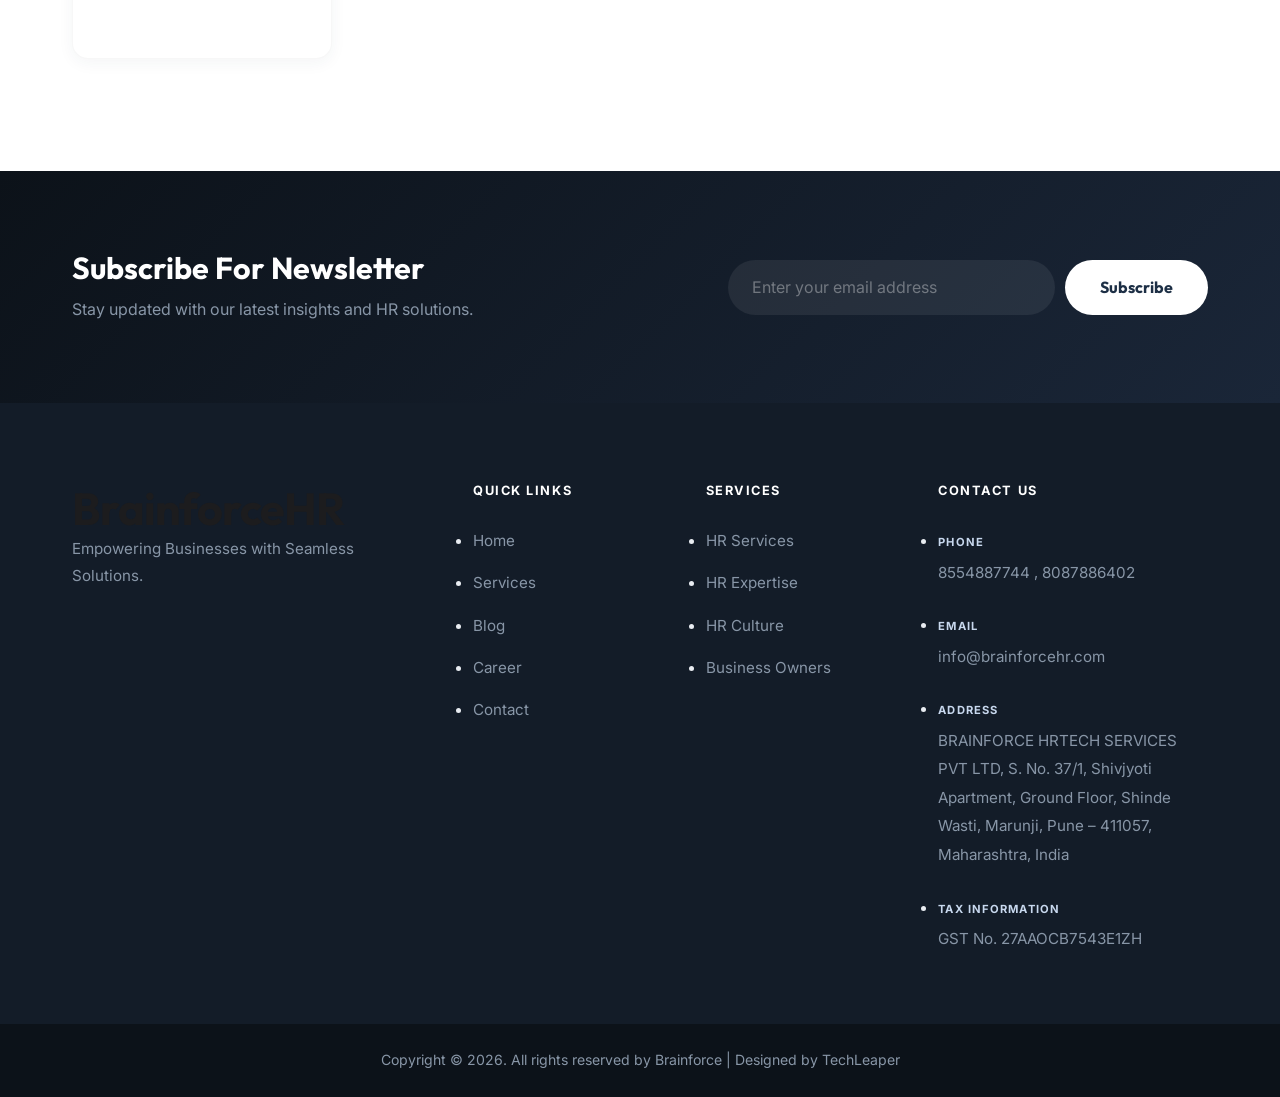
<file: services.html>
<!DOCTYPE html>
<html lang="en">
<head>
    <meta charset="UTF-8">
    <meta name="viewport" content="width=device-width, initial-scale=1.0">
    <title>Brainforce HRTech Services | Empowering Businesses</title>
    <!-- Google Fonts: Inter & Outfit -->
    <link rel="preconnect" href="https://fonts.googleapis.com">
    <link rel="preconnect" href="https://fonts.gstatic.com" crossorigin>
    
    
    <link href="https://fonts.googleapis.com/css2?family=Inter:wght@300;400;500;600&family=Outfit:wght@300;400;500;600;700&display=swap" rel="stylesheet">
    <link rel="stylesheet" href="style.css">
</head>
<body>

    <header class="header">
        <div class="container">
            <a href="index.html" class="logo">Brainforce<span>HR</span></a>
            <nav class="nav-links">
                <a href="index.html">Home</a>
                <a href="services.html">Services</a>
                <a href="blog.html">Blog</a>
                <a href="career.html">Career</a>
                <a href="contact.html">Contact</a>
            </nav>
        </div>
    </header>
    <section class="hero" style="padding: 6rem 0; text-align: center;">
        <div class="container">
            <span class="subtitle">Our Services</span>
            <h1 style="margin:0;">We Provide Exclusive Service</h1>
        </div>
    </section>
    <section class="section section-light">
        <div class="container">
            <div class="services-grid">
                <a href="hr-services.html" class="service-card" style="display: block; color: inherit;">
                    <div class="service-icon">✦</div>
                    <h3>HR Services</h3>
                    <p>Comprehensive support covering everything from payroll and benefits administration to legal compliance.</p>
                </a>
                <a href="hr-expertise.html" class="service-card" style="display: block; color: inherit;">
                    <div class="service-icon">✦</div>
                    <h3>HR Expertise</h3>
                    <p>We streamline recruitment processes, reduce employee turnover, and ensure the right talent is hired.</p>
                </a>
                <a href="hr-culture.html" class="service-card" style="display: block; color: inherit;">
                    <div class="service-icon">✦</div>
                    <h3>HR Culture</h3>
                    <p>With a strong emphasis on positive workplace culture, performance management, and employee development.</p>
                </a>
                <a href="business-owners.html" class="service-card" style="display: block; color: inherit;">
                    <div class="service-icon">✦</div>
                    <h3>Business Owners</h3>
                    <p>Allowing you to focus on strategic growth while we handle the rest with efficiency and reliability.</p>
                </a>
                <a href="the-professionals.html" class="service-card" style="display: block; color: inherit;">
                    <div class="service-icon">✦</div>
                    <h3>The Professionals</h3>
                    <p>Minimize the frustrations of getting the HR job done with your strategic partner.</p>
                </a>
            </div>
        </div>
    </section>
    <!-- ========================= PREMIUM FOOTER ========================= -->
    <footer class="footer">
        
        <!-- Newsletter Section -->
        <div class="footer-newsletter">
            <div class="container">
                <div class="newsletter-inner">
                    <div class="newsletter-content">
                        <h3>Subscribe For Newsletter</h3>
                        <p>Stay updated with our latest insights and HR solutions.</p>
                    </div>
                    <form class="newsletter-form">
                        <input type="email" placeholder="Enter your email address" required>
                        <button type="submit" class="btn">Subscribe</button>
                    </form>
                </div>
            </div>
        </div>

        <!-- Main Footer -->
        <div class="footer-main">
            <div class="container footer-grid">
                
                <div class="footer-col">
                    <div class="footer-brand">
                        <h2>Brainforce<span>HR</span></h2>
                        <p>Empowering Businesses with Seamless Solutions.</p>
                    </div>
                </div>

                <div class="footer-col">
                    <h4 class="footer-title">Quick Links</h4>
                    <ul class="footer-links">
                        <li><a href="index.html">Home</a></li>
                        <li><a href="services.html">Services</a></li>
                        <li><a href="blog.html">Blog</a></li>
                        <li><a href="career.html">Career</a></li>
                        <li><a href="contact.html">Contact</a></li>
                    </ul>
                </div>

                <div class="footer-col">
                    <h4 class="footer-title">Services</h4>
                    <ul class="footer-links">
                        <li><a href="services.html">HR Services</a></li>
                        <li><a href="services.html">HR Expertise</a></li>
                        <li><a href="services.html">HR Culture</a></li>
                        <li><a href="services.html">Business Owners</a></li>
                    </ul>
                </div>

                <div class="footer-col">
                    <h4 class="footer-title">Contact Us</h4>
                    <ul class="footer-contact">
                        <li>
                            <div>
                                <span class="label">Phone</span>
                                <span>8554887744 , 8087886402</span>
                            </div>
                        </li>
                        <li>
                            <div>
                                <span class="label">Email</span>
                                <span>info@brainforcehr.com</span>
                            </div>
                        </li>
                        <li>
                            <div>
                                <span class="label">Address</span>
                                <span>BRAINFORCE HRTECH SERVICES PVT LTD, S. No. 37/1, Shivjyoti Apartment, Ground Floor, Shinde Wasti, Marunji, Pune – 411057, Maharashtra, India</span>
                            </div>
                        </li>
                        <li>
                            <div>
                                <span class="label">Tax Information</span>
                                <span>GST No. 27AAOCB7543E1ZH</span>
                            </div>
                        </li>
                    </ul>
                </div>
                
            </div>
        </div>

        <div class="footer-bottom">
            <div class="container">
                <p>Copyright &copy; 2026. All rights reserved by Brainforce | Designed by TechLeaper</p>
            </div>
        </div>
    </footer>
</body>
</html>
</file>
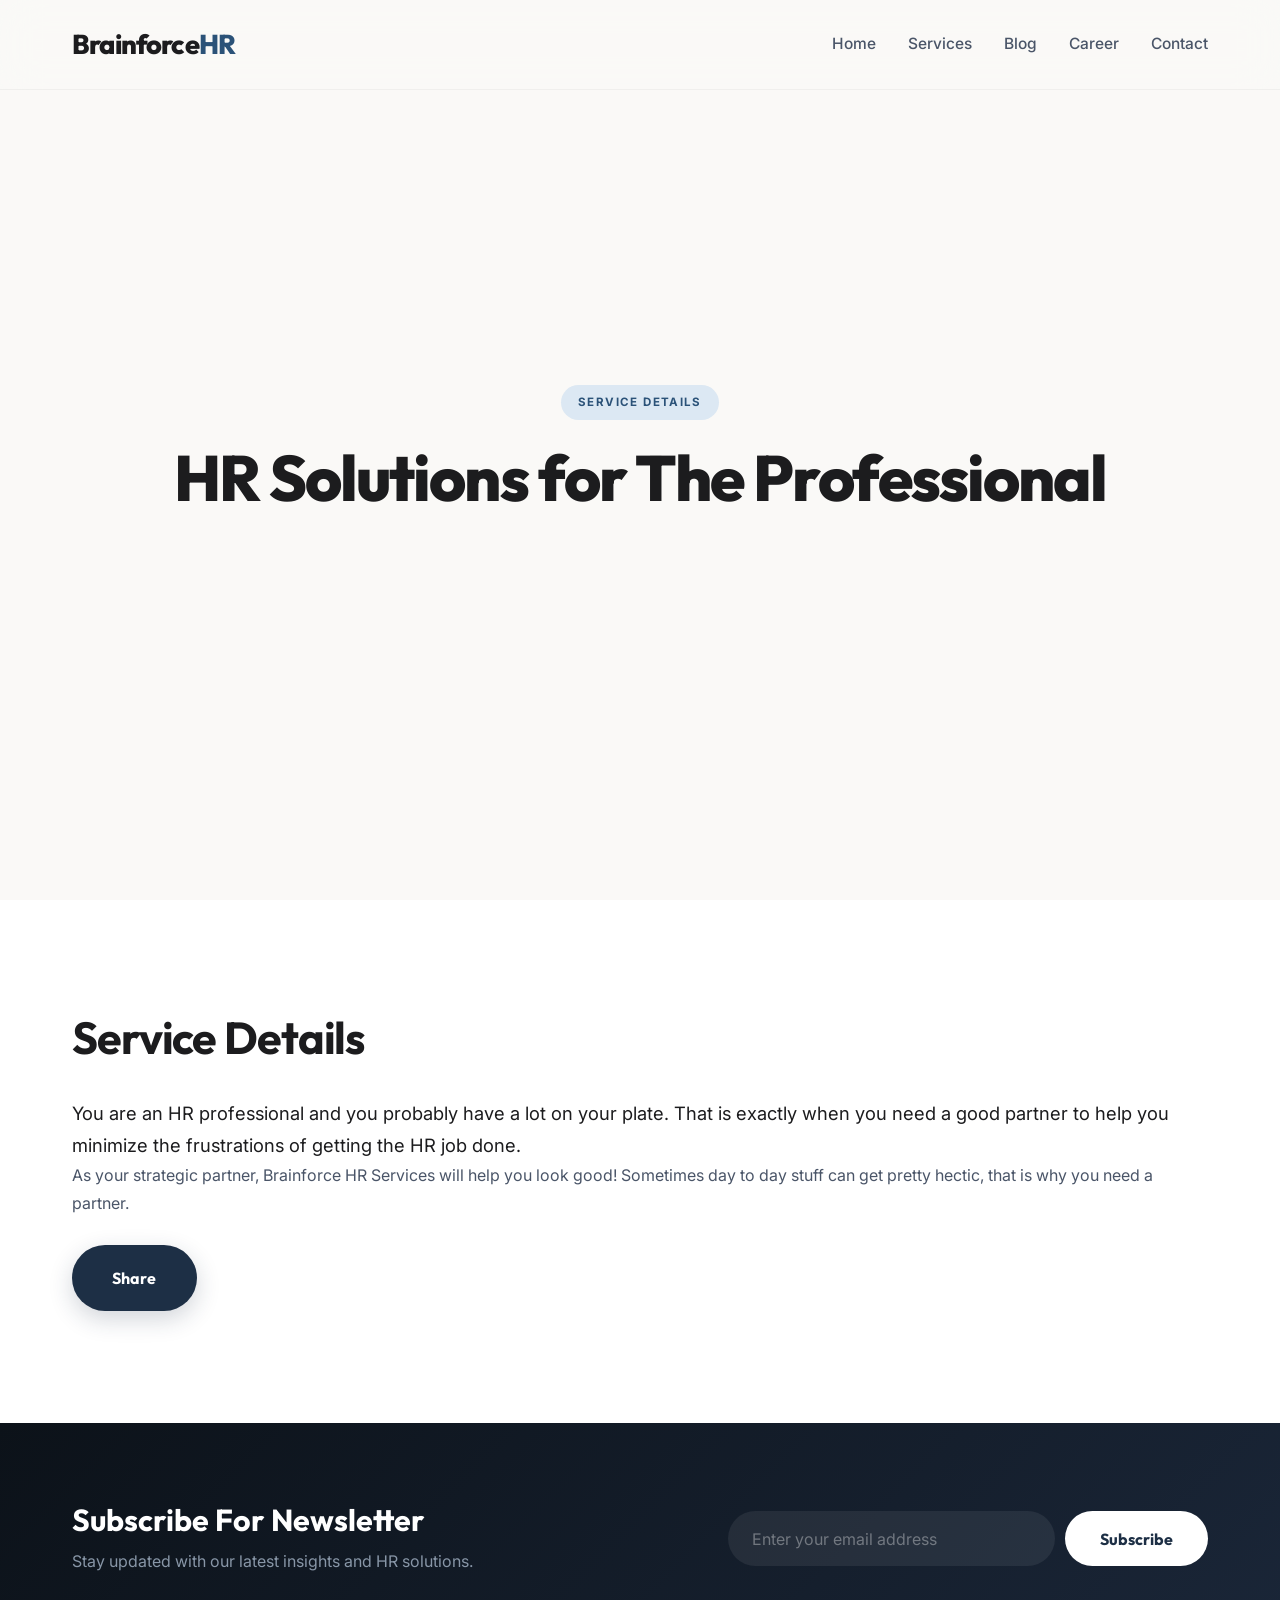
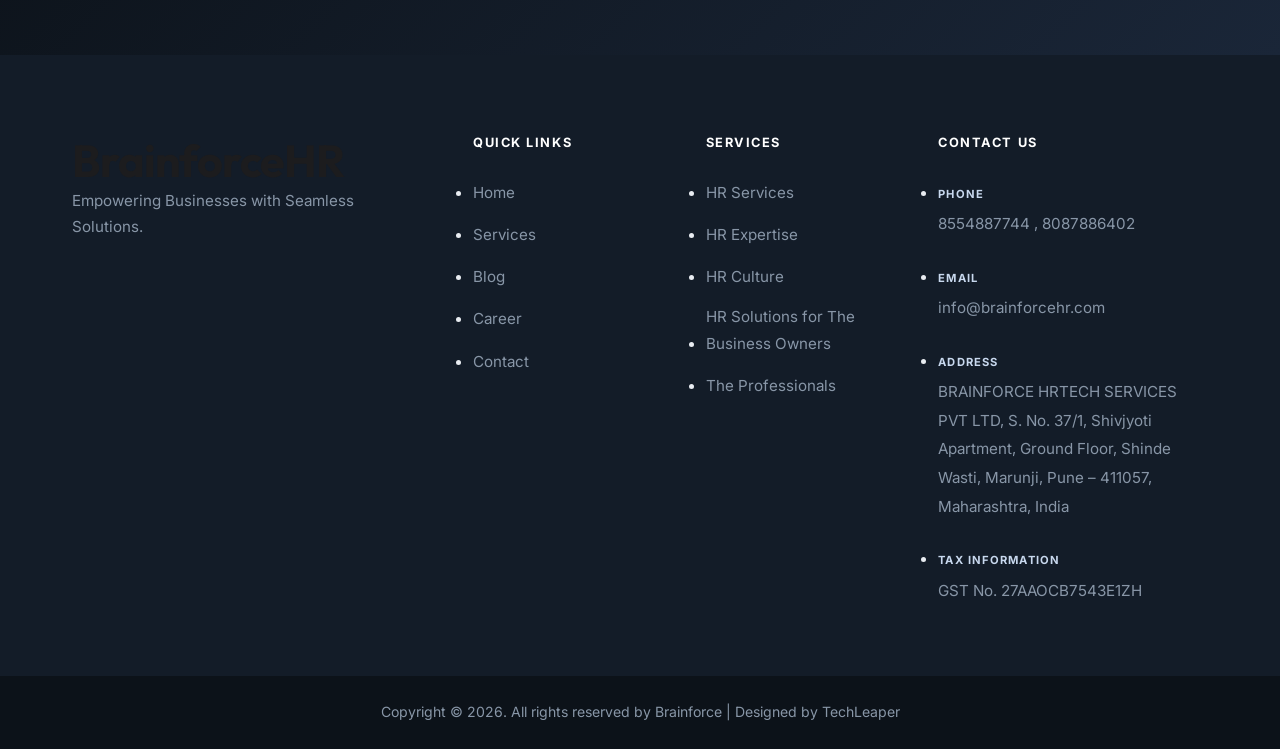
<file: the-professionals.html>
<!DOCTYPE html>
<html lang="en">
<head>
    <meta charset="UTF-8">
    <meta name="viewport" content="width=device-width, initial-scale=1.0">
    <title>Brainforce HRTech Services | Empowering Businesses</title>
    <!-- Google Fonts: Inter & Outfit -->
    <link rel="preconnect" href="https://fonts.googleapis.com">
    <link rel="preconnect" href="https://fonts.gstatic.com" crossorigin>
    
    
    <link href="https://fonts.googleapis.com/css2?family=Inter:wght@300;400;500;600&family=Outfit:wght@300;400;500;600;700&display=swap" rel="stylesheet">
    <link rel="stylesheet" href="style.css">
</head>
<body>

    <header class="header">
        <div class="container">
            <a href="index.html" class="logo">Brainforce<span>HR</span></a>
            <nav class="nav-links">
                <a href="index.html">Home</a>
                <a href="services.html">Services</a>
                <a href="blog.html">Blog</a>
                <a href="career.html">Career</a>
                <a href="contact.html">Contact</a>
            </nav>
        </div>
    </header>
    <section class="hero" style="padding: 6rem 0; text-align: center; background-color: var(--pastel-blue);">
        <div class="container">
            <span class="subtitle">Service Details</span>
            <h1 style="margin:0; color: var(--bg-white);">HR Solutions for The Professional</h1>
        </div>
    </section>
    <section class="section section-light">
        <div class="container split-section">
            <div class="split-content">
                <div class="section-header" style="margin-bottom: 2rem;">
                    <h2>Service Details</h2>
                </div>
                <p style="font-size: 1.15rem; color: var(--text-dark);">You are an HR professional and you probably have a lot on your plate. That is exactly when you need a good partner to help you minimize the frustrations of getting the HR job done.</p>
                <p>As your strategic partner, Brainforce HR Services will help you look good! Sometimes day to day stuff can get pretty hectic, that is why you need a partner.</p>
                <br>
                <a href="contact.html" class="btn btn-primary">Share</a>
            </div>
            <div class="split-image-alt" style="background-color: var(--pastel-peach);"></div>
        </div>
    </section>
    <!-- ========================= PREMIUM FOOTER ========================= -->
    <footer class="footer">
        
        <div class="footer-newsletter">
            <div class="container">
                <div class="newsletter-inner">
                    <div class="newsletter-content">
                        <h3>Subscribe For Newsletter</h3>
                        <p>Stay updated with our latest insights and HR solutions.</p>
                    </div>
                    <form class="newsletter-form">
                        <input type="email" placeholder="Enter your email address" required>
                        <button type="submit" class="btn">Subscribe</button>
                    </form>
                </div>
            </div>
        </div>

        <div class="footer-main">
            <div class="container footer-grid">
                
                <div class="footer-col">
                    <div class="footer-brand">
                        <h2>Brainforce<span>HR</span></h2>
                        <p>Empowering Businesses with Seamless Solutions.</p>
                    </div>
                </div>

                <div class="footer-col">
                    <h4 class="footer-title">Quick Links</h4>
                    <ul class="footer-links">
                        <li><a href="index.html">Home</a></li>
                        <li><a href="services.html">Services</a></li>
                        <li><a href="blog.html">Blog</a></li>
                        <li><a href="career.html">Career</a></li>
                        <li><a href="contact.html">Contact</a></li>
                    </ul>
                </div>

                <div class="footer-col">
                    <h4 class="footer-title">Services</h4>
                    <ul class="footer-links">
                        <li><a href="hr-services.html">HR Services</a></li>
                        <li><a href="hr-expertise.html">HR Expertise</a></li>
                        <li><a href="hr-culture.html">HR Culture</a></li>
                        <li><a href="business-owners.html">HR Solutions for The Business Owners</a></li>
                        <li><a href="the-professionals.html">The Professionals</a></li>
                    </ul>
                </div>

                <div class="footer-col">
                    <h4 class="footer-title">Contact Us</h4>
                    <ul class="footer-contact">
                        <li>
                            <div>
                                <span class="label">Phone</span>
                                <span>8554887744 , 8087886402</span>
                            </div>
                        </li>
                        <li>
                            <div>
                                <span class="label">Email</span>
                                <span>info@brainforcehr.com</span>
                            </div>
                        </li>
                        <li>
                            <div>
                                <span class="label">Address</span>
                                <span>BRAINFORCE HRTECH SERVICES PVT LTD, S. No. 37/1, Shivjyoti Apartment, Ground Floor, Shinde Wasti, Marunji, Pune – 411057, Maharashtra, India</span>
                            </div>
                        </li>
                        <li>
                            <div>
                                <span class="label">Tax Information</span>
                                <span>GST No. 27AAOCB7543E1ZH</span>
                            </div>
                        </li>
                    </ul>
                </div>
                
            </div>
        </div>

        <div class="footer-bottom">
            <div class="container">
                <p>Copyright &copy; 2026. All rights reserved by Brainforce | Designed by TechLeaper</p>
            </div>
        </div>
    </footer>
</body>
</html>
</file>
<file: style.css>
@import url('https://fonts.googleapis.com/css2?family=Inter:wght@300;400;500;600&family=Outfit:wght@300;400;500;600;700;800&display=swap');

/* =================================================================
   DESIGN TOKENS
================================================================= */
:root {
  --cream:        #FAF9F7;
  --white:        #FFFFFF;

  --lavender:     #ECEAF5;
  --lavender-mid: #D6D3EA;
  --blue-pastel:  #C8D8EE;
  --sage:         #D6E2D1;
  --peach:        #F9E8DF;
  --peach-mid:    #F0CFC0;

  --navy:         #1D2F45;
  --navy-deep:    #13202E;
  --accent:       #2B5278;
  --accent-light: #DCE8F3;

  --txt-dark:     #1C1C1E;
  --txt-mid:      #4A5568;
  --txt-light:    #8896A7;

  --foot-bg:      #131C28;
  --foot-dark:    #0C1219;
  --foot-txt:     #E8ECF1;
  --foot-muted:   #8896A7;

  --radius-s:   8px;
  --radius-m:   16px;
  --radius-l:   28px;
  --radius-xl:  40px;

  --shadow-s:   0 4px 16px rgba(30, 50, 80, 0.05);
  --shadow-m:   0 12px 36px rgba(30, 50, 80, 0.08);
  --shadow-l:   0 24px 64px rgba(30, 50, 80, 0.12);

  --ease:       cubic-bezier(0.25, 0.8, 0.25, 1);
  --trans:      all 0.32s var(--ease);

  --max-w: 1200px;
}

/* =================================================================
   BASE
================================================================= */
*, *::before, *::after { margin: 0; padding: 0; box-sizing: border-box; }
html { scroll-behavior: smooth; font-size: 16px; }

body {
  font-family: 'Inter', system-ui, sans-serif;
  color: var(--txt-dark);
  background: var(--cream);
  line-height: 1.75;
  -webkit-font-smoothing: antialiased;
  overflow-x: hidden;
}

h1,h2,h3,h4,h5,h6 { font-family: 'Outfit', sans-serif; color: var(--txt-dark); line-height: 1.18; }
h1 { font-size: clamp(2.8rem, 5vw, 4.8rem); font-weight: 800; letter-spacing: -0.03em; }
h2 { font-size: clamp(2rem, 3.5vw, 3.2rem); font-weight: 700; letter-spacing: -0.025em; }
h3 { font-size: 1.35rem; font-weight: 700; }
h4 { font-size: 1.15rem; font-weight: 600; }
h5 { font-size: 1.05rem; font-weight: 700; }
p  { color: var(--txt-mid); }
a  { color: inherit; text-decoration: none; transition: var(--trans); }
img{ display: block; max-width: 100%; }

.container { max-width: var(--max-w); margin: 0 auto; padding: 0 2rem; }
.section    { padding: 7rem 0; }
.section-light   { background: var(--white); }
.section-cream   { background: var(--cream); }
.section-lavender{ background: var(--lavender); }
.section-peach   { background: var(--peach); }
.text-center { text-align: center; }

/* Section header */
.section-header { margin-bottom: 4rem; max-width: 760px; }
.section-header.text-center { margin: 0 auto 4rem; }
.section-desc { font-size: 1.15rem; margin-top: 1rem; max-width: 600px; }
.section-header.text-center .section-desc { margin-left: auto; margin-right: auto; }

/* Subtitle badge */
.subtitle {
  display: inline-flex; align-items: center; gap: 0.5rem;
  background: var(--accent-light); color: var(--accent);
  padding: 0.45rem 1.1rem; border-radius: 50px;
  font-weight: 700; font-size: 0.72rem;
  text-transform: uppercase; letter-spacing: 0.12em;
  margin-bottom: 1.25rem;
}

/* =================================================================
   BUTTONS
================================================================= */
.btn {
  display: inline-flex; align-items: center; justify-content: center; gap: 0.5rem;
  padding: 1.05rem 2.4rem; border-radius: 50px;
  font-family: 'Outfit', sans-serif; font-weight: 700; font-size: 1rem;
  cursor: pointer; border: 2px solid transparent; transition: var(--trans);
  white-space: nowrap;
}
.btn-primary { background: var(--navy); color: var(--white); box-shadow: 0 8px 24px rgba(29,47,69,0.2); }
.btn-primary:hover { background: var(--accent); transform: translateY(-3px); box-shadow: 0 14px 32px rgba(29,47,69,0.28); }
.btn-ghost   { background: transparent; color: var(--navy); border-color: rgba(29,47,69,0.25); }
.btn-ghost:hover { background: var(--navy); color: var(--white); border-color: var(--navy); transform: translateY(-3px); }

/* =================================================================
   HEADER
================================================================= */
.header {
  position: fixed; top: 0; left: 0; width: 100%; z-index: 999;
  padding: 1.3rem 0;
  background: rgba(250, 249, 247, 0.85);
  backdrop-filter: blur(20px); -webkit-backdrop-filter: blur(20px);
  border-bottom: 1px solid rgba(0,0,0,0.04);
  transition: var(--trans);
}
.header.scrolled { padding: 0.9rem 0; box-shadow: var(--shadow-m); }
.header .container { display: flex; justify-content: space-between; align-items: center; }

.logo { font-family: 'Outfit', sans-serif; font-size: 1.7rem; font-weight: 800; letter-spacing: -0.03em; }
.logo span { color: var(--accent); }

.nav-links { display: flex; gap: 2rem; align-items: center; }
.nav-links a { font-weight: 500; font-size: 0.97rem; color: var(--txt-mid); position: relative; padding-bottom: 3px; }
.nav-links a:hover { color: var(--navy); }
.nav-links a::after {
  content: ''; position: absolute; bottom: 0; left: 0;
  width: 0; height: 2px; background: var(--navy);
  transition: width 0.28s var(--ease);
}
.nav-links a:hover::after { width: 100%; }
.nav-cta {
  background: var(--navy); color: var(--white) !important;
  padding: 0.6rem 1.5rem; border-radius: 50px;
  font-weight: 700 !important;
}
.nav-cta::after { display: none !important; }
.nav-cta:hover { background: var(--accent) !important; }

.hamburger { display: none; flex-direction: column; gap: 5px; background: none; border: none; cursor: pointer; padding: 4px; }
.hamburger span { display: block; width: 24px; height: 2px; background: var(--navy); border-radius: 2px; transition: var(--trans); }

/* =================================================================
   HERO
================================================================= */
.hero {
  min-height: 100vh; padding: 10rem 0 6rem;
  background: var(--cream);
  position: relative; overflow: hidden;
  display: flex; align-items: center;
}

/* Soft ambient blobs */
.hero-bg-blur {
  position: absolute; border-radius: 50%;
  filter: blur(80px); pointer-events: none;
}
.hero-blur-1 { width: 600px; height: 600px; background: var(--blue-pastel); opacity: 0.35; top: -100px; right: -100px; }
.hero-blur-2 { width: 500px; height: 500px; background: var(--peach); opacity: 0.4; bottom: -50px; left: -100px; }

.hero-container {
  display: grid; grid-template-columns: 1fr 1fr; gap: 5rem; align-items: center;
  position: relative; z-index: 2;
}

.hero-badge {
  display: inline-block;
  background: var(--peach-mid); color: var(--navy);
  padding: 0.5rem 1.2rem; border-radius: 50px;
  font-size: 0.72rem; font-weight: 700; letter-spacing: 0.1em;
  text-transform: uppercase; margin-bottom: 1.5rem;
}

.hero-content h1 { margin-bottom: 1.5rem; }
.hero-content h1 em { font-style: normal; color: var(--accent); }
.hero-content > p { font-size: 1.2rem; margin-bottom: 2.5rem; max-width: 480px; }

.hero-btns { display: flex; gap: 1rem; flex-wrap: wrap; margin-bottom: 3rem; }

.hero-stats { display: flex; align-items: center; gap: 2rem; }
.hero-stat { display: flex; flex-direction: column; }
.hero-stat strong { font-family: 'Outfit', sans-serif; font-size: 2rem; font-weight: 800; color: var(--navy); line-height: 1; }
.hero-stat span { font-size: 0.85rem; color: var(--txt-light); margin-top: 0.3rem; }
.hero-stat-divider { width: 1px; height: 40px; background: var(--lavender-mid); }

/* Hero visual right side */
.hero-visual { position: relative; height: 520px; }
.hero-card-stack { position: relative; width: 100%; height: 100%; }

.hero-img-bg {
  position: absolute; inset: 0;
  background: linear-gradient(135deg, var(--lavender) 0%, var(--blue-pastel) 100%);
  border-radius: var(--radius-l); box-shadow: var(--shadow-l);
}

.hero-card {
  position: absolute;
  background: white;
  border-radius: var(--radius-m);
  padding: 1.25rem 1.5rem;
  box-shadow: var(--shadow-m);
  display: flex; align-items: center; gap: 1rem;
  max-width: 240px;
  font-size: 0.9rem; font-weight: 500; color: var(--txt-dark);
}
.hero-card-icon { font-size: 1.5rem; }
.hero-card-1 { top: 40px; left: -30px; }
.hero-card-2 { top: 50%; right: -30px; transform: translateY(-50%); }
.hero-card-3 { bottom: 40px; left: 10px; }

/* =================================================================
   SERVICES GRID
================================================================= */
.services-grid {
  display: grid;
  grid-template-columns: repeat(auto-fit, minmax(240px, 1fr));
  gap: 2rem;
}

.service-card {
  background: var(--white);
  border-radius: var(--radius-m);
  padding: 2.5rem 2rem;
  box-shadow: var(--shadow-s);
  border: 1px solid rgba(0,0,0,0.03);
  transition: var(--trans);
  display: flex; flex-direction: column;
  color: inherit;
  position: relative; overflow: hidden;
}
.service-card::before {
  content: ''; position: absolute; inset: 0;
  background: linear-gradient(145deg, var(--lavender) 0%, transparent 60%);
  opacity: 0; transition: opacity 0.4s;
}
.service-card:hover { transform: translateY(-8px); box-shadow: var(--shadow-l); }
.service-card:hover::before { opacity: 1; }

.service-icon-wrap {
  width: 60px; height: 60px;
  background: var(--accent-light); border-radius: var(--radius-s);
  display: flex; align-items: center; justify-content: center;
  margin-bottom: 1.5rem; transition: var(--trans);
  position: relative;
}
.service-card:hover .service-icon-wrap { background: var(--navy); }
.service-icon { font-size: 1.5rem; filter: none; transition: var(--trans); }

.service-card h3 { margin-bottom: 0.75rem; }
.service-card p  { font-size: 0.97rem; flex: 1; margin: 0 0 1.5rem; }
.card-link {
  font-weight: 700; font-family: 'Outfit', sans-serif; font-size: 0.9rem;
  color: var(--accent); display: inline-flex; align-items: center; gap: 0.3rem;
  transition: gap 0.25s ease;
}
.service-card:hover .card-link { gap: 0.6rem; }

/* =================================================================
   ABOUT SECTION
================================================================= */
.about-container {
  display: grid; grid-template-columns: 1fr 1fr; gap: 6rem; align-items: center;
}

.about-img-frame { position: relative; height: 520px; }
.about-img-main {
  position: absolute; inset: 0;
  background: linear-gradient(145deg, var(--blue-pastel), var(--lavender-mid));
  border-radius: var(--radius-l); box-shadow: var(--shadow-m);
}
.about-img-accent {
  position: absolute; bottom: -20px; right: -20px;
  width: 180px; height: 180px;
  background: var(--peach); border-radius: var(--radius-m);
  z-index: -1;
}
.about-badge-float {
  position: absolute; bottom: 30px; left: -25px;
  background: var(--white); border-radius: var(--radius-m);
  padding: 1.25rem 1.5rem;
  box-shadow: var(--shadow-m);
  display: flex; flex-direction: column;
}
.badge-num { font-family: 'Outfit', sans-serif; font-size: 2.2rem; font-weight: 800; color: var(--accent); line-height: 1; }
.badge-text { font-size: 0.8rem; color: var(--txt-mid); margin-top: 0.3rem; }

.about-text-side h2 { margin-bottom: 1.25rem; }
.about-text-side > p { margin-bottom: 2rem; }

.about-stats { display: flex; gap: 3rem; margin-bottom: 2.5rem; }
.about-stat { display: flex; flex-direction: column; }
.about-stat strong { font-family: 'Outfit', sans-serif; font-size: 2.4rem; font-weight: 800; color: var(--navy); line-height: 1; }
.about-stat span { font-size: 0.85rem; color: var(--txt-light); margin-top: 0.4rem; }

/* =================================================================
   TEAM GRID
================================================================= */
.team-grid {
  display: grid;
  grid-template-columns: repeat(auto-fit, minmax(250px, 1fr));
  gap: 2.5rem;
}

.team-card {
  background: var(--white);
  border-radius: var(--radius-m);
  overflow: hidden;
  box-shadow: var(--shadow-s);
  transition: var(--trans);
}
.team-card:hover { transform: translateY(-6px); box-shadow: var(--shadow-m); }

.team-image {
  height: 260px; width: 100%;
  background: var(--lavender);
  transition: transform 0.5s var(--ease);
}
.team-card:hover .team-image { transform: scale(1.03); }
.team-img-1 { background: linear-gradient(135deg, var(--lavender), var(--blue-pastel)); }
.team-img-2 { background: linear-gradient(135deg, var(--peach), var(--peach-mid)); }
.team-img-3 { background: linear-gradient(135deg, var(--sage), #b8d4b2); }
.team-img-4 { background: linear-gradient(135deg, var(--blue-pastel), var(--lavender-mid)); }

.team-info { padding: 1.5rem 2rem; }
.team-info h4 { margin-bottom: 0.3rem; }
.team-info p  { font-size: 0.9rem; color: var(--accent); font-weight: 600; margin: 0; }

/* =================================================================
   WHY CHOOSE US
================================================================= */
.why-section { background: var(--lavender); }
.why-container {
  display: grid; grid-template-columns: 1fr 1fr; gap: 6rem; align-items: center;
}
.why-text-side h2 { margin-bottom: 1.25rem; }
.why-text-side > p { margin-bottom: 1.25rem; }

.why-features { display: grid; grid-template-columns: 1fr 1fr; gap: 0.75rem 2rem; margin-top: 1.5rem; }
.why-feature {
  font-weight: 600; font-size: 0.95rem;
  color: var(--navy); background: var(--white);
  padding: 0.75rem 1rem; border-radius: var(--radius-s);
  box-shadow: var(--shadow-s);
}

.why-img-block {
  height: 500px; border-radius: var(--radius-l);
  background: linear-gradient(145deg, var(--blue-pastel) 0%, var(--lavender-mid) 100%);
  box-shadow: var(--shadow-m);
  position: relative;
}
.why-img-block::after {
  content: ''; position: absolute; top: 20px; left: 20px; right: -20px; bottom: -20px;
  background: var(--peach); border-radius: var(--radius-l); z-index: -1;
}

/* =================================================================
   TESTIMONIALS  (Square side-by-side)
================================================================= */
.testimonial-grid {
  display: grid;
  grid-template-columns: repeat(3, 1fr);
  gap: 2rem;
}

.testimonial-card {
  background: var(--white);
  border-radius: var(--radius-m);
  padding: 2.5rem;
  box-shadow: var(--shadow-s);
  display: flex; flex-direction: column; justify-content: space-between;
  aspect-ratio: 1 / 1;
  position: relative; overflow: hidden;
  transition: var(--trans);
}
.testimonial-card:hover { transform: translateY(-6px); box-shadow: var(--shadow-l); }

.testimonial-quote {
  position: absolute; top: -0.5rem; left: 1.5rem;
  font-family: 'Outfit', sans-serif; font-size: 7rem; font-weight: 800;
  color: var(--lavender-mid); line-height: 1; pointer-events: none;
}

.testimonial-card p {
  font-size: 0.97rem; font-style: italic; line-height: 1.7;
  color: var(--txt-dark); flex: 1;
  position: relative; z-index: 2;
  margin: 2rem 0 1.5rem;
}

.author {
  display: flex; align-items: center; gap: 1rem;
  border-top: 1px solid rgba(0,0,0,0.05); padding-top: 1.2rem;
}
.author-avatar {
  width: 44px; height: 44px; border-radius: 50%; flex-shrink: 0;
  background: var(--accent); color: white;
  display: flex; align-items: center; justify-content: center;
  font-weight: 700; font-size: 1.1rem;
}
.author-info { flex: 1; }
.author-info h5 { color: var(--navy); }
.stars { color: #F59E0B; font-size: 0.85rem; letter-spacing: 1px; }

/* =================================================================
   QUOTE BANNER
================================================================= */
.quote-banner {
  background: linear-gradient(135deg, var(--navy) 0%, var(--accent) 100%);
  padding: 8rem 0; text-align: center;
}
.quote-banner h2 {
  color: var(--white); max-width: 900px; margin: 0 auto;
  line-height: 1.35; font-size: clamp(1.6rem, 2.8vw, 2.5rem);
}
.quote-sub {
  background: rgba(255,255,255,0.12) !important; color: #adc9e8 !important;
}

/* =================================================================
   BLOG  (Square centered)
================================================================= */
.blog-grid { display: flex; justify-content: center; gap: 2.5rem; }

.blog-card {
  background: var(--white); border-radius: var(--radius-m);
  box-shadow: var(--shadow-s); overflow: hidden;
  transition: var(--trans);
  width: 100%; max-width: 420px; aspect-ratio: 1 / 1;
  display: flex; flex-direction: column;
}
.blog-card:hover { transform: translateY(-6px); box-shadow: var(--shadow-m); }

.blog-image {
  flex: 1.2;
  background: linear-gradient(145deg, var(--blue-pastel) 0%, var(--lavender-mid) 100%);
}

.blog-content { padding: 1.75rem 2rem; flex: 1; display: flex; flex-direction: column; }
.blog-meta { font-size: 0.72rem; font-weight: 700; color: var(--accent); text-transform: uppercase; letter-spacing: 0.1em; margin-bottom: 0.5rem; }
.blog-content h3 { margin-bottom: 0.5rem; font-size: 1.2rem; }
.blog-content p  { font-size: 0.9rem; flex: 1; margin: 0.5rem 0 1rem; }
.blog-read-more  { font-weight: 700; font-family: 'Outfit', sans-serif; font-size: 0.9rem; color: var(--accent); }
.blog-card:hover .blog-read-more { letter-spacing: 0.03em; }

/* =================================================================
   FOOTER
================================================================= */
.footer { background: var(--foot-bg); color: var(--foot-txt); }

.footer-newsletter {
  background: linear-gradient(135deg, var(--foot-dark) 0%, #1A2638 100%);
  padding: 5rem 0;
}
.newsletter-inner { display: flex; justify-content: space-between; align-items: center; gap: 4rem; }
.newsletter-content h3 { color: white; font-size: 1.9rem; margin-bottom: 0.5rem; }
.newsletter-content p  { color: var(--foot-muted); margin: 0; }
.newsletter-form { display: flex; gap: 0.6rem; flex: 1; max-width: 480px; }
.newsletter-form input {
  flex: 1; padding: 1.1rem 1.5rem;
  background: rgba(255,255,255,0.07); border: none; border-radius: 50px;
  color: white; font-family: inherit; font-size: 1rem;
  transition: background 0.3s;
}
.newsletter-form input::placeholder { color: rgba(255,255,255,0.35); }
.newsletter-form input:focus { outline: none; background: rgba(255,255,255,0.12); }
.newsletter-form button {
  background: white; color: var(--navy);
  border: none; border-radius: 50px;
  font-family: 'Outfit', sans-serif; font-weight: 700; font-size: 1rem;
  padding: 0 2.2rem; cursor: pointer; transition: var(--trans);
}
.newsletter-form button:hover { background: var(--blue-pastel); }

.footer-main { padding: 5rem 0 3rem; }
.footer-grid { display: grid; grid-template-columns: 2fr 1fr 1fr 1.6fr; gap: 4rem; }

.footer-logo { font-family: 'Outfit', sans-serif; font-weight: 800; font-size: 1.8rem; color: white; margin-bottom: 1rem; }
.footer-logo span { color: var(--blue-pastel); }
.footer-brand p { color: var(--foot-muted); font-size: 0.95rem; }

.footer-title { color: white; font-size: 0.8rem; font-weight: 700; text-transform: uppercase; letter-spacing: 0.12em; margin-bottom: 1.75rem; font-family: 'Inter', sans-serif; }

.footer-links li { margin-bottom: 0.85rem; }
.footer-links a { color: var(--foot-muted); font-size: 0.95rem; transition: var(--trans); display: inline-block; }
.footer-links a:hover { color: white; transform: translateX(4px); }

.footer-contact li { margin-bottom: 1.5rem; }
.footer-contact .label { display: block; font-size: 0.7rem; font-weight: 700; text-transform: uppercase; letter-spacing: 0.1em; color: var(--blue-pastel); margin-bottom: 0.3rem; }
.footer-contact span { color: var(--foot-muted); font-size: 0.95rem; }

.footer-bottom { background: var(--foot-dark); padding: 1.5rem 0; text-align: center; }
.footer-bottom p { color: var(--foot-muted); font-size: 0.88rem; margin: 0; }

/* =================================================================
   CONTACT FORM
================================================================= */
.contact-grid { display: grid; grid-template-columns: 1fr 1.2fr; gap: 5rem; align-items: start; margin-bottom: 4rem; }
.contact-form-block { background: var(--white); padding: 3.5rem; border-radius: var(--radius-m); box-shadow: var(--shadow-m); }
.contact-form-block input,
.contact-form-block textarea {
  width: 100%; margin-bottom: 1.5rem;
  padding: 1.1rem 1.4rem;
  border: 1px solid rgba(0,0,0,0.09);
  border-radius: var(--radius-s);
  background: var(--cream); font-family: inherit; font-size: 1rem;
  transition: var(--trans);
}
.contact-form-block input:focus,
.contact-form-block textarea:focus { outline: none; border-color: var(--accent); background: white; box-shadow: 0 0 0 3px rgba(43,82,120,0.08); }
.contact-form-block textarea { min-height: 160px; resize: vertical; }

/* =================================================================
   RESPONSIVE
================================================================= */
@media (max-width: 1100px) {
  .hero-container { grid-template-columns: 1fr; gap: 3rem; text-align: center; }
  .hero { padding-top: 9rem; min-height: auto; }
  .hero-visual { height: 340px; }
  .hero-content > p { max-width: 100%; }
  .hero-btns, .hero-stats { justify-content: center; }
  .hero-card-1 { left: 0; }
  .hero-card-2 { right: 0; }
  .about-container, .why-container, .contact-grid { grid-template-columns: 1fr; gap: 3rem; }
  .about-img-frame { height: 360px; }
  .why-img-block { height: 340px; }
}

@media (max-width: 900px) {
  .footer-grid { grid-template-columns: 1fr 1fr; gap: 3rem; }
  .testimonial-grid { grid-template-columns: 1fr; }
  .testimonial-card { aspect-ratio: auto; min-height: 300px; }
  .newsletter-inner { flex-direction: column; text-align: center; }
  .newsletter-form { flex-direction: column; width: 100%; max-width: 100%; }
  .newsletter-form button { padding: 1.2rem; }
  h1 { font-size: 2.8rem; }
}

@media (max-width: 768px) {
  .nav-links { 
    display: none; flex-direction: column; gap: 0;
    position: fixed; top: 0; right: 0; width: 280px; height: 100vh;
    background: white; box-shadow: var(--shadow-l);
    padding: 6rem 2rem 2rem; z-index: 1001;
    transform: translateX(100%); transition: transform 0.35s var(--ease);
  }
  .nav-links.nav-open { display: flex; transform: translateX(0); }
  .nav-links a { padding: 1rem 0; border-bottom: 1px solid var(--lavender); font-size: 1.1rem; }
  .nav-cta { margin-top: 1rem; border-radius: 50px; text-align: center; }
  .hamburger { display: flex; z-index: 1002; }
  .hamburger.open span:nth-child(1) { transform: rotate(45deg) translate(5px, 5px); }
  .hamburger.open span:nth-child(2) { opacity: 0; }
  .hamburger.open span:nth-child(3) { transform: rotate(-45deg) translate(5px, -5px); }
  .services-grid { grid-template-columns: 1fr; }
  .team-grid { grid-template-columns: 1fr 1fr; }
  .footer-grid { grid-template-columns: 1fr; gap: 2.5rem; }
  .section { padding: 5rem 0; }
  .why-features { grid-template-columns: 1fr; }
  .hero-card { display: none; }
  .hero-img-bg { inset: 20px; }
  .about-stats { gap: 2rem; }
}

@media (max-width: 480px) {
  .team-grid { grid-template-columns: 1fr; }
  .blog-card { max-width: 100%; aspect-ratio: auto; min-height: 380px; }
  .hero-stats { flex-direction: column; gap: 1rem; }
  .hero-stat-divider { display: none; }
  .about-badge-float { left: 10px; }
}
</file>
